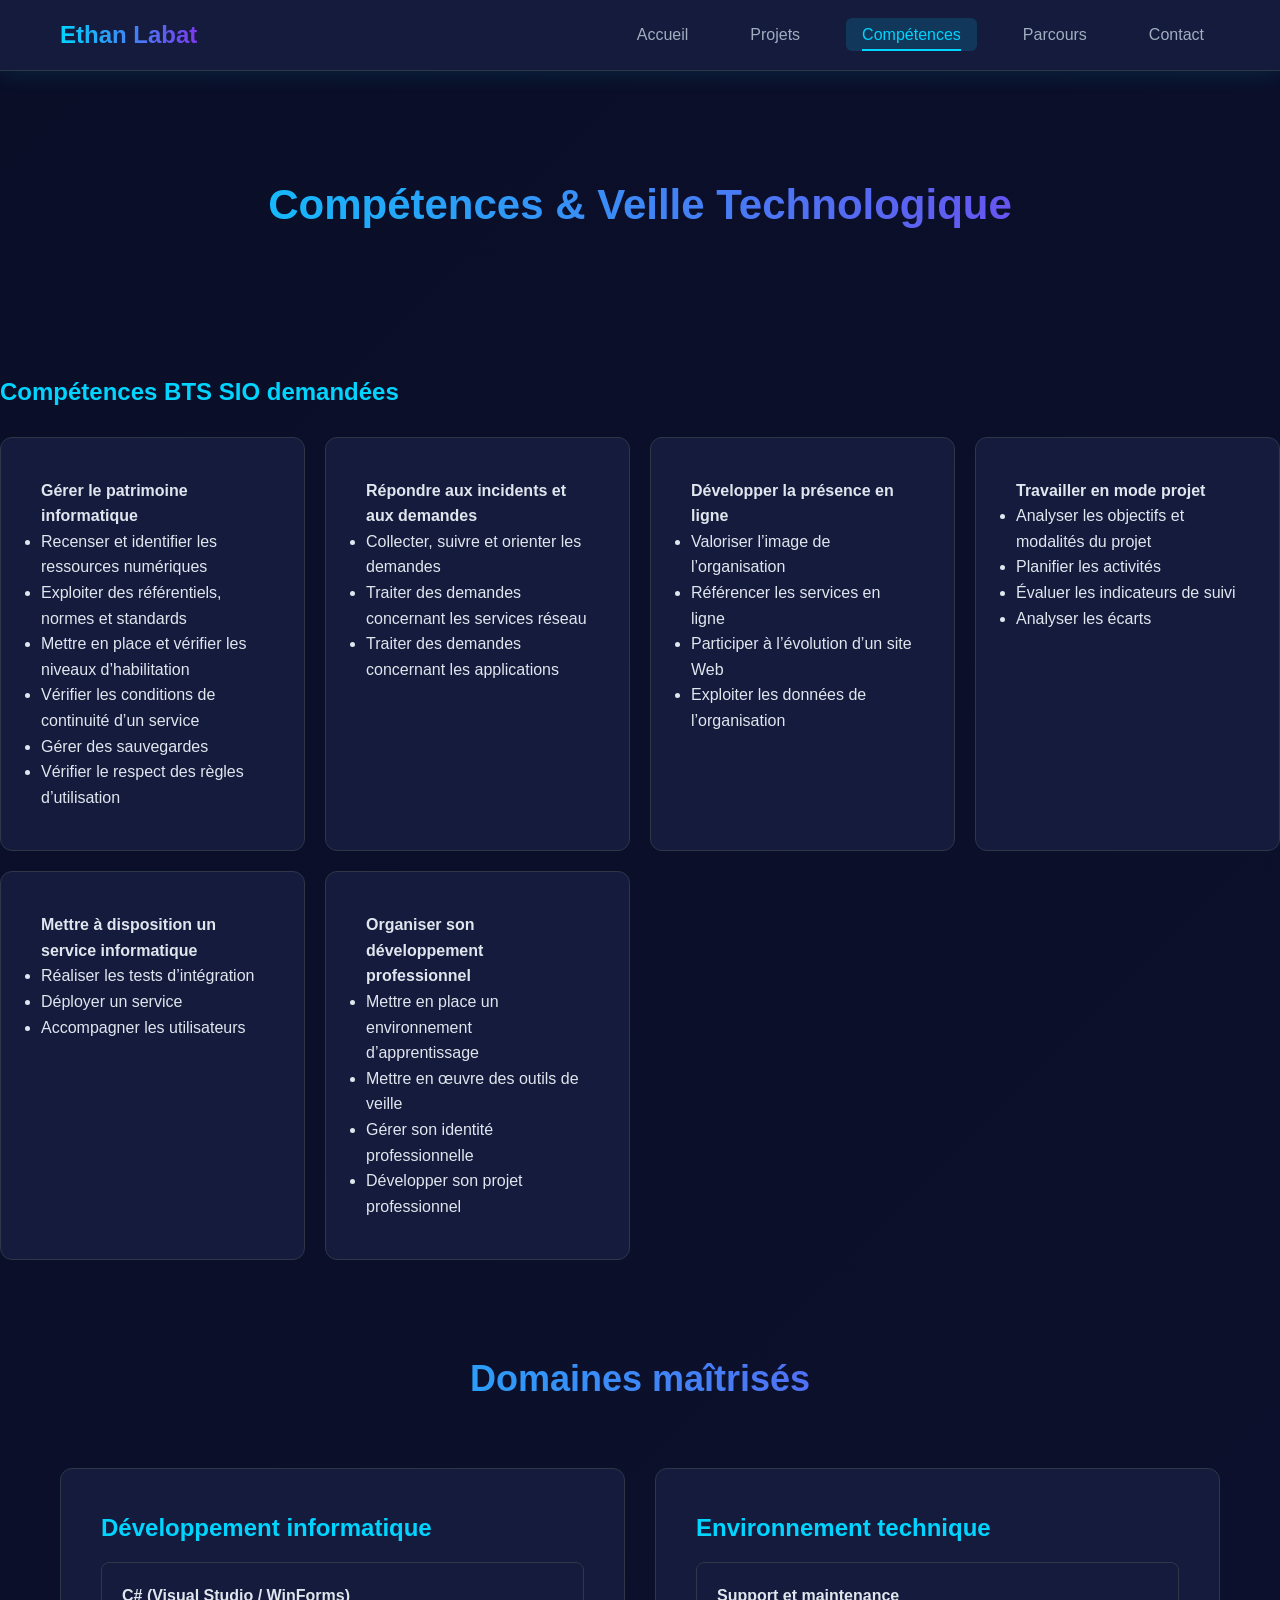
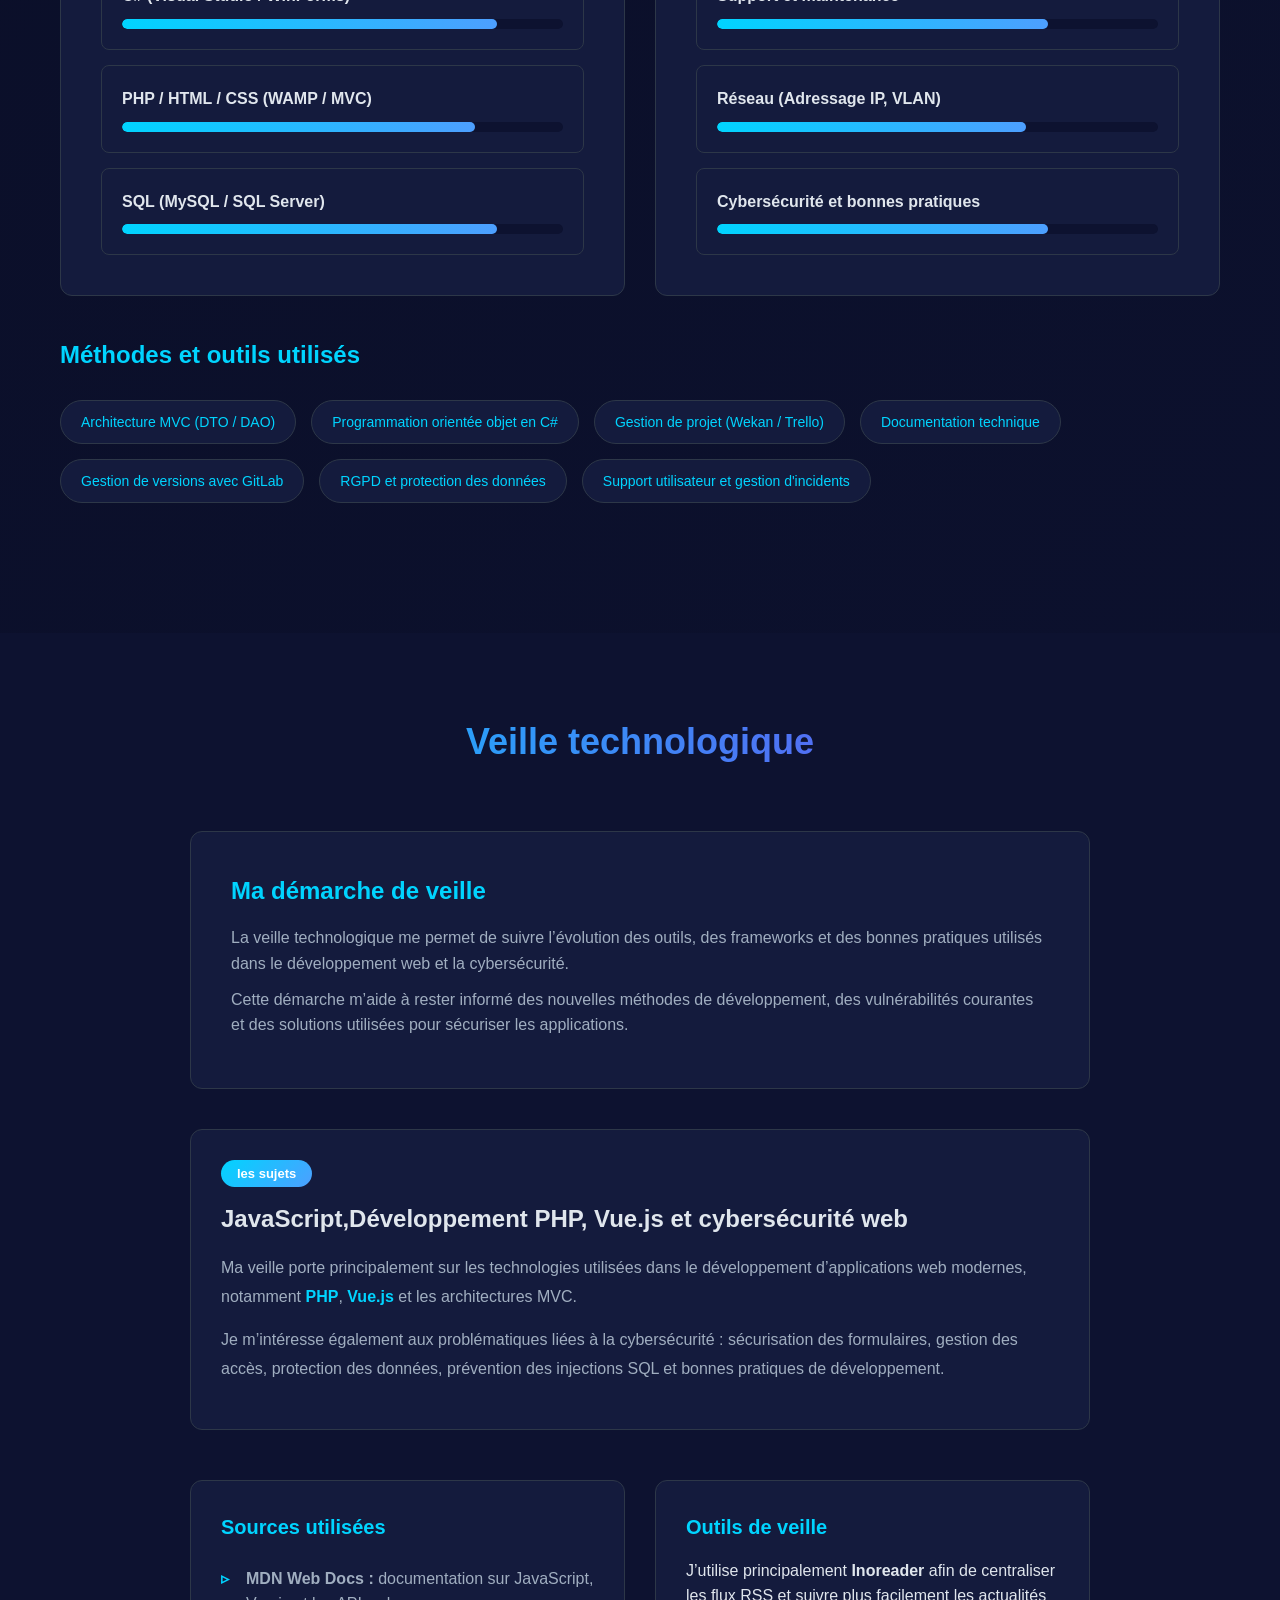
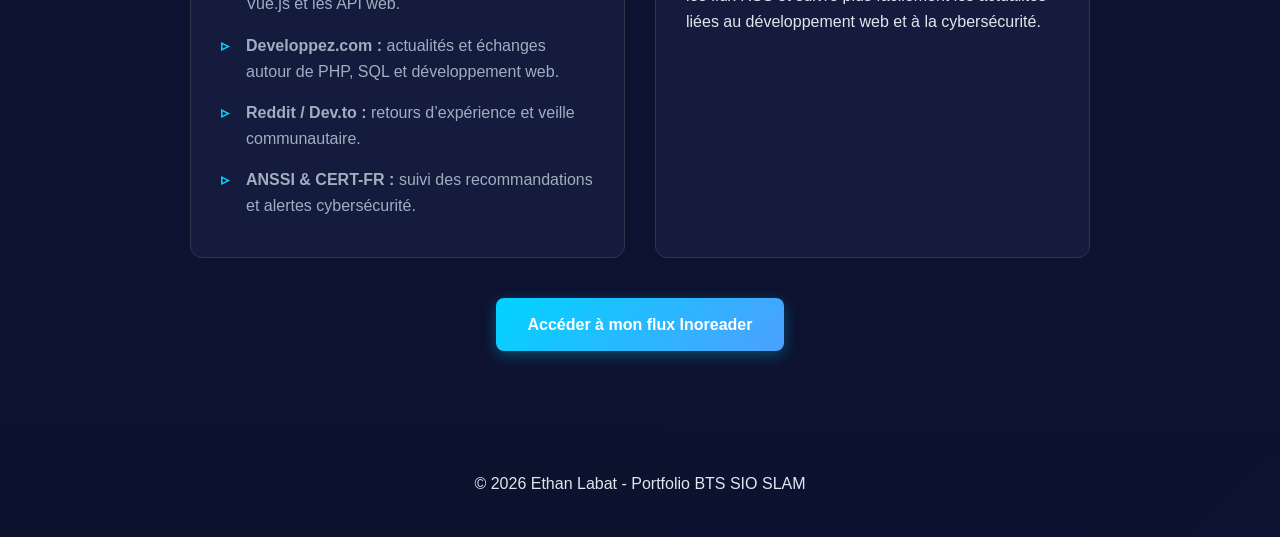
<file: competences.html>
<!DOCTYPE html>
<html lang="fr">
<head>
    <meta charset="UTF-8">
    <meta name="viewport" content="width=device-width, initial-scale=1.0">
    <title>Compétences & Veille - Ethan Labat</title>
    <link rel="stylesheet" href="styles.css">
    <link rel="stylesheet" href="https://cdnjs.cloudflare.com/ajax/libs/font-awesome/6.0.0/css/all.min.css">
</head>
<body>

    <nav class="navbar">
        <div class="nav-container">
            <div class="logo">Ethan Labat</div>
            <ul class="nav-menu">
                <li><a href="index.html">Accueil</a></li>
                <li><a href="projets.html">Projets</a></li>
                <li><a href="competences.html" class="active">Compétences</a></li>
                <li><a href="parcours.html">Parcours</a></li>
                <li><a href="contact.html">Contact</a></li>
            </ul>
        </div>
    </nav>

    <section class="page-header">
        <div class="container">
            <h1>Compétences & Veille Technologique</h1>
        </div>
    </section>


    <div class="skills-category" style="margin-top: 60px;">
        <h3>Compétences BTS SIO demandées</h3>
    
        <div class="skills-grid" style="grid-template-columns: repeat(auto-fit, minmax(280px, 1fr));">
    
            <div class="about-card">
                <h4>Gérer le patrimoine informatique</h4>
                <ul class="veille-list">
                    <li>Recenser et identifier les ressources numériques</li>
                    <li>Exploiter des référentiels, normes et standards</li>
                    <li>Mettre en place et vérifier les niveaux d’habilitation</li>
                    <li>Vérifier les conditions de continuité d’un service</li>
                    <li>Gérer des sauvegardes</li>
                    <li>Vérifier le respect des règles d’utilisation</li>
                </ul>

            </div>
    
            <div class="about-card">
                <h4>Répondre aux incidents et aux demandes</h4>
                <ul class="veille-list">
                    <li>Collecter, suivre et orienter les demandes</li>
                    <li>Traiter des demandes concernant les services réseau</li>
                    <li>Traiter des demandes concernant les applications</li>
                </ul>
            </div>
    
            <div class="about-card">
                <h4>Développer la présence en ligne</h4>
                <ul class="veille-list">
                    <li>Valoriser l’image de l’organisation</li>
                    <li>Référencer les services en ligne</li>
                    <li>Participer à l’évolution d’un site Web</li>
                    <li>Exploiter les données de l’organisation</li>
                </ul>
            </div>
    
            <div class="about-card">
                <h4>Travailler en mode projet</h4>
                <ul class="veille-list">
                    <li>Analyser les objectifs et modalités du projet</li>
                    <li>Planifier les activités</li>
                    <li>Évaluer les indicateurs de suivi</li>
                    <li>Analyser les écarts</li>
                </ul>
            </div>
    
            <div class="about-card">
                <h4>Mettre à disposition un service informatique</h4>
                <ul class="veille-list">
                    <li>Réaliser les tests d’intégration</li>
                    <li>Déployer un service</li>
                    <li>Accompagner les utilisateurs</li>
                </ul>
            </div>
    
            <div class="about-card">
                <h4>Organiser son développement professionnel</h4>
                <ul class="veille-list">
                    <li>Mettre en place un environnement d’apprentissage</li>
                    <li>Mettre en œuvre des outils de veille</li>
                    <li>Gérer son identité professionnelle</li>
                    <li>Développer son projet professionnel</li>
                </ul>
            </div>
    
        </div>
    </div>
    

 <section class="skills">

    <div class="container">

        <h2 class="section-title">
            Domaines maîtrisés
        </h2>

        <div class="about-grid">

            <!-- Développement -->
            <div class="about-card">

                <h3>
                    Développement informatique
                </h3>

                <div class="skills-grid" style="display: block;">

                    <div class="skill-item" style="margin-bottom: 15px;">

                        <div class="skill-name">
                            C# (Visual Studio / WinForms)
                        </div>

                        <div class="skill-bar">
                            <div class="skill-level" style="width: 85%"></div>
                        </div>

                    </div>

                    <div class="skill-item" style="margin-bottom: 15px;">

                        <div class="skill-name">
                            PHP / HTML / CSS (WAMP / MVC)
                        </div>

                        <div class="skill-bar">
                            <div class="skill-level" style="width: 80%"></div>
                        </div>

                    </div>

                    <div class="skill-item">

                        <div class="skill-name">
                            SQL (MySQL / SQL Server)
                        </div>

                        <div class="skill-bar">
                            <div class="skill-level" style="width: 85%"></div>
                        </div>

                    </div>

                </div>

            </div>

            <!-- Support -->
            <div class="about-card">

                <h3>
                    Environnement technique
                </h3>

                <div class="skills-grid" style="display: block;">

                    <div class="skill-item" style="margin-bottom: 15px;">

                        <div class="skill-name">
                            Support et maintenance
                        </div>

                        <div class="skill-bar">
                            <div class="skill-level" style="width: 75%"></div>
                        </div>

                    </div>

                    <div class="skill-item" style="margin-bottom: 15px;">

                        <div class="skill-name">
                            Réseau (Adressage IP, VLAN)
                        </div>

                        <div class="skill-bar">
                            <div class="skill-level" style="width: 70%"></div>
                        </div>

                    </div>

                    <div class="skill-item">

                        <div class="skill-name">
                            Cybersécurité et bonnes pratiques
                        </div>

                        <div class="skill-bar">
                            <div class="skill-level" style="width: 75%"></div>
                        </div>

                    </div>

                </div>

            </div>

        </div>

        <!-- Outils -->
        <div class="skills-category" style="margin-top: 40px;">

            <h3>
                Méthodes et outils utilisés
            </h3>

            <div class="skills-tags">

                <span class="skill-tag">
                    Architecture MVC (DTO / DAO)
                </span>

                <span class="skill-tag">
                    Programmation orientée objet en C#
                </span>

                <span class="skill-tag">
                    Gestion de projet (Wekan / Trello)
                </span>

                <span class="skill-tag">
                    Documentation technique
                </span>

                <span class="skill-tag">
                    Gestion de versions avec GitLab
                </span>

                <span class="skill-tag">
                    RGPD et protection des données
                </span>

                <span class="skill-tag">
                    Support utilisateur et gestion d'incidents
                </span>

            </div>

        </div>

    </div>

</section>

<section class="veille" style="background: var(--darker-card); padding: 80px 0;">

    <div class="container">

        <h2 class="section-title">
            Veille technologique
        </h2>

        <div class="veille-content">

            <!-- Présentation -->
            <div class="about-card" style="margin-bottom: 40px;">

                <h3>
                    Ma démarche de veille
                </h3>

                <p>
                    La veille technologique me permet de suivre l’évolution des outils,
                    des frameworks et des bonnes pratiques utilisés dans le développement web
                    et la cybersécurité.
                </p>

                <p>
                    Cette démarche m’aide à rester informé des nouvelles méthodes de développement,
                    des vulnérabilités courantes et des solutions utilisées pour sécuriser les applications.
                </p>

            </div>

            <!-- Sujet principal -->
            <div class="veille-intro" style="margin-bottom: 50px;">

                <span class="project-badge">
                    les sujets
                </span>

                <h3 style="font-size: 24px; margin: 15px 0;">
                    JavaScript,Développement PHP, Vue.js et cybersécurité web
                </h3>

                <p>
                    Ma veille porte principalement sur les technologies utilisées dans
                    le développement d’applications web modernes, notamment
                    <strong>PHP</strong>, <strong>Vue.js</strong> et les architectures MVC.
                </p>

                <p>
                    Je m’intéresse également aux problématiques liées à la cybersécurité :
                    sécurisation des formulaires, gestion des accès, protection des données,
                    prévention des injections SQL et bonnes pratiques de développement.
                </p>

            </div>

            <!-- Cartes -->
            <div class="about-grid">

                <div class="veille-card">

                    <h4>
                        Sources utilisées
                    </h4>

                    <ul class="veille-list">

                        <li>
                            <strong>MDN Web Docs :</strong>
                            documentation sur JavaScript, Vue.js et les API web.
                        </li>

                        <li>
                            <strong>Developpez.com :</strong>
                            actualités et échanges autour de PHP, SQL et développement web.
                        </li>

                        <li>
                            <strong>Reddit / Dev.to :</strong>
                            retours d’expérience et veille communautaire.
                        </li>

                        <li>
                            <strong>ANSSI & CERT-FR :</strong>
                            suivi des recommandations et alertes cybersécurité.
                        </li>

                    </ul>

                </div>

                <div class="veille-card">

                    <h4>
                        Outils de veille
                    </h4>

                    <p>
                        J’utilise principalement <strong>Inoreader</strong>
                        afin de centraliser les flux RSS et suivre plus facilement
                        les actualités liées au développement web et à la cybersécurité.
                    </p>

                </div>

            </div>

            <!-- Bouton -->
            <div style="text-align: center; margin-top: 40px;">

                <a href="https://www.inoreader.com"
                    target="_blank"
                    class="btn btn-primary">

                    Accéder à mon flux Inoreader

                </a>

            </div>

        </div>

    </div>

</section>

    <footer>
        <div class="container" style="text-align: center; padding: 40px 0;">
            <p>&copy; 2026 Ethan Labat - Portfolio BTS SIO SLAM</p>
        </div>
    </footer>

</body>
</html>
</file>
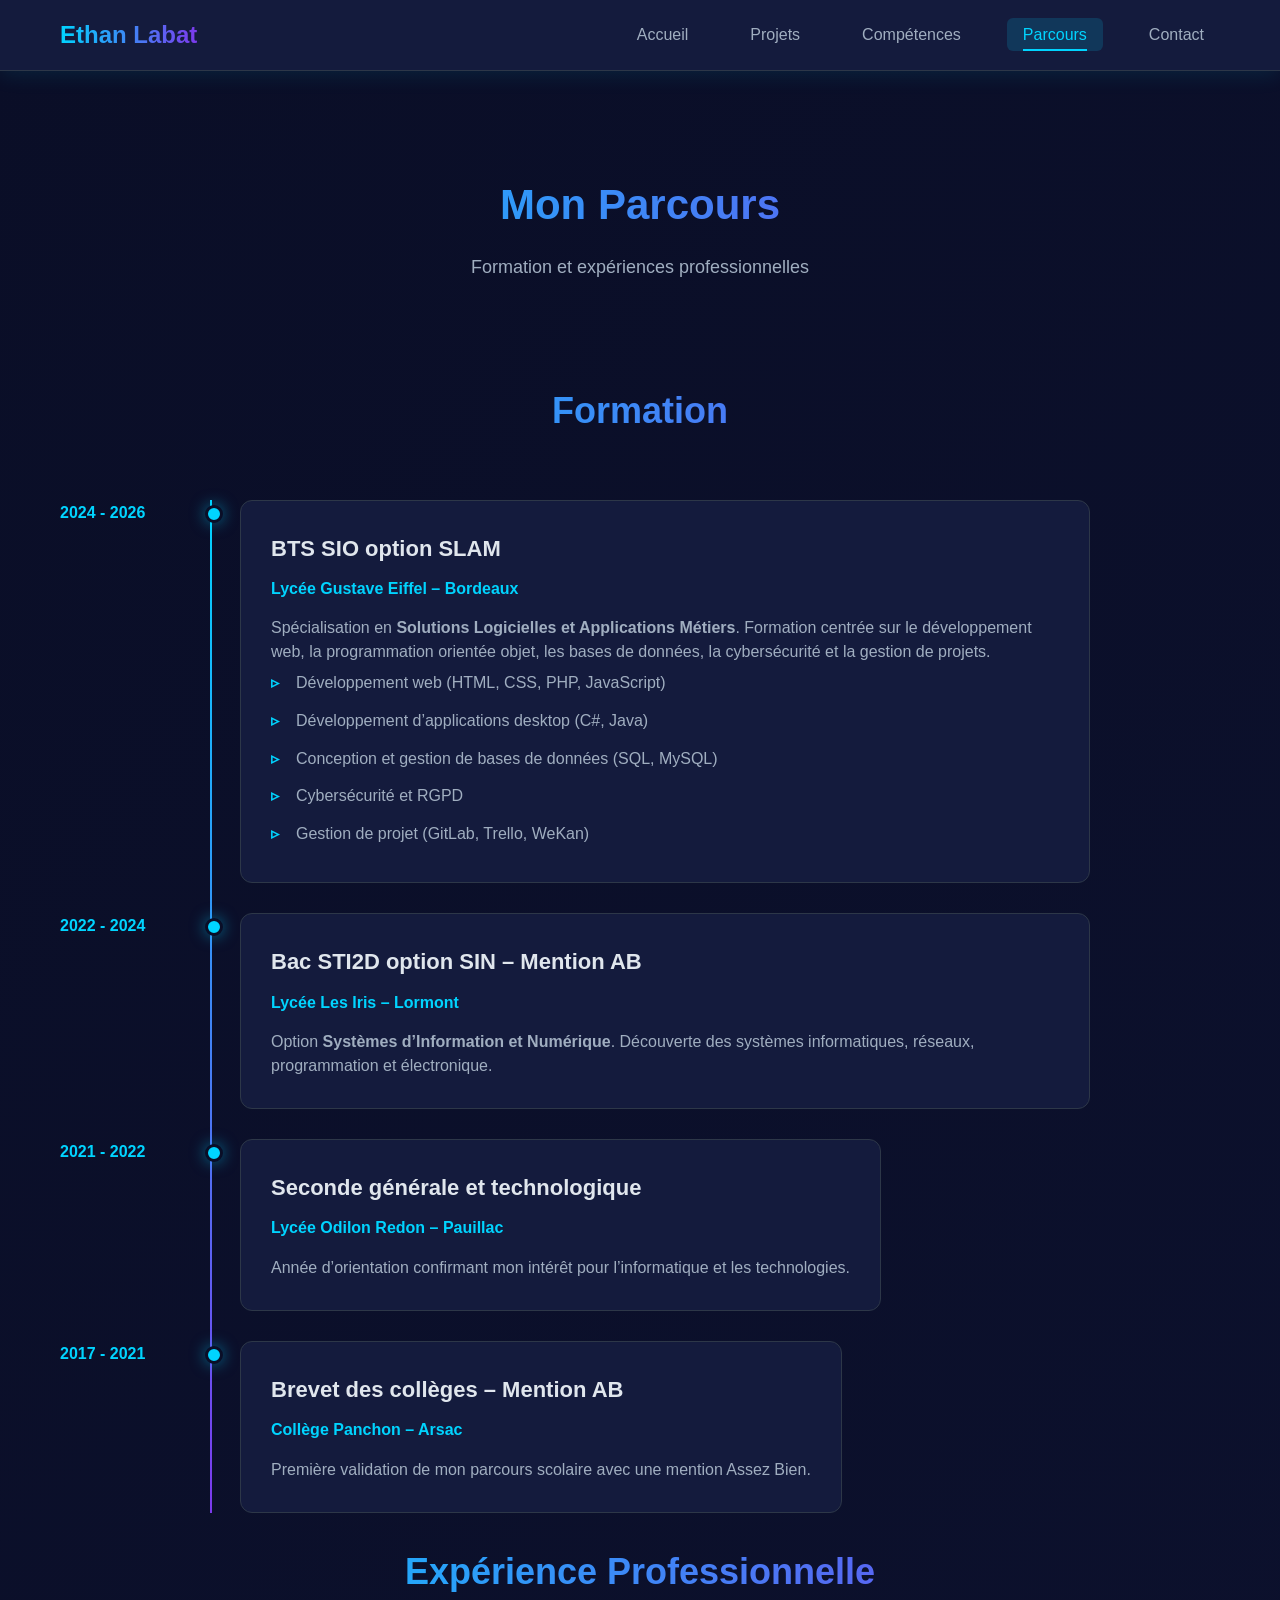
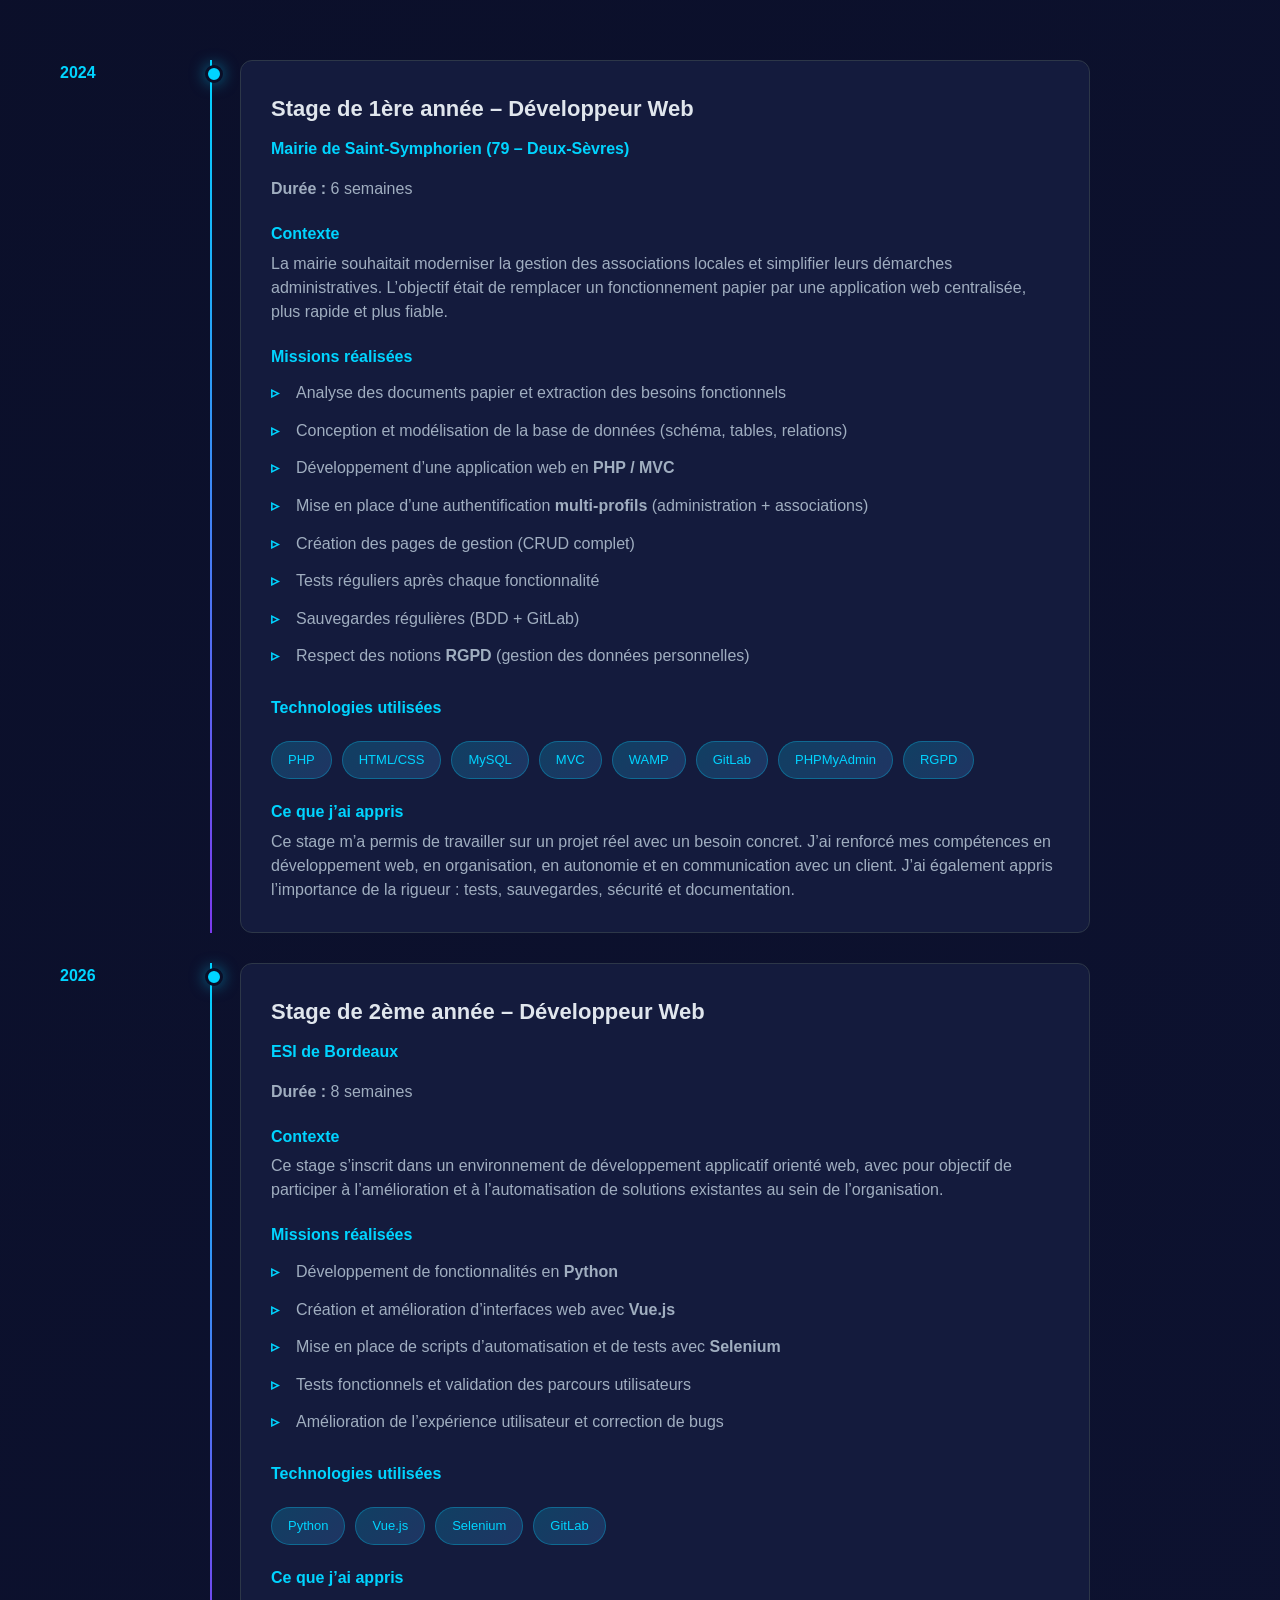
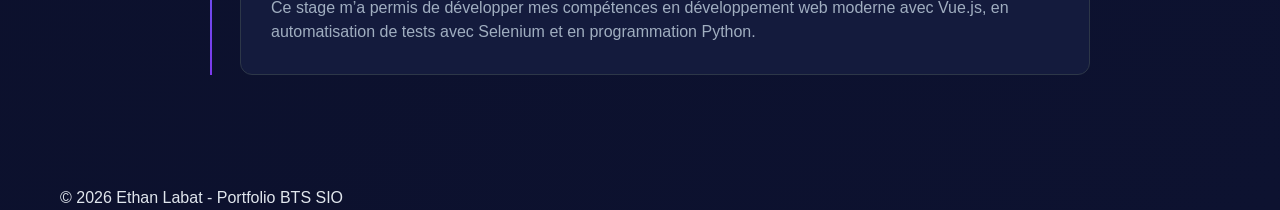
<file: parcours.html>
<!DOCTYPE html>
<html lang="fr">
<head>
    <meta charset="UTF-8">
    <meta name="viewport" content="width=device-width, initial-scale=1.0">
    <title>Parcours - Ethan Labat</title>
    <link rel="stylesheet" href="styles.css">
</head>
<body>

    <nav class="navbar">
        <div class="nav-container">
            <div class="logo">Ethan Labat</div>
            <ul class="nav-menu">
                <li><a href="index.html">Accueil</a></li>
                <li><a href="projets.html">Projets</a></li>
                <li><a href="competences.html">Compétences</a></li>
                <li><a href="parcours.html" class="active">Parcours</a></li>
                <li><a href="contact.html">Contact</a></li>
            </ul>
        </div>
    </nav>

    <section class="page-header">
        <div class="container">
            <h1>Mon Parcours</h1>
            <p>Formation et expériences professionnelles</p>
        </div>
    </section>

    <section class="timeline">
        <div class="container">

            <h2 class="section-title">Formation</h2>

            <div class="timeline-container">

                <div class="timeline-item">
                    <div class="timeline-year">2024 - 2026</div>
                    <div class="timeline-content">
                        <h3>BTS SIO option SLAM</h3>
                        <span class="timeline-location">Lycée Gustave Eiffel – Bordeaux</span>
                        <p>
                            Spécialisation en <strong>Solutions Logicielles et Applications Métiers</strong>.  
                            Formation centrée sur le développement web, la programmation orientée objet, les bases de données,
                            la cybersécurité et la gestion de projets.
                        </p>
                        <ul>
                            <li>Développement web (HTML, CSS, PHP, JavaScript)</li>
                            <li>Développement d’applications desktop (C#, Java)</li>
                            <li>Conception et gestion de bases de données (SQL, MySQL)</li>
                            <li>Cybersécurité et RGPD</li>
                            <li>Gestion de projet (GitLab, Trello, WeKan)</li>
                        </ul>
                    </div>
                </div>

                <div class="timeline-item">
                    <div class="timeline-year">2022 - 2024</div>
                    <div class="timeline-content">
                        <h3>Bac STI2D option SIN – Mention AB</h3>
                        <span class="timeline-location">Lycée Les Iris – Lormont</span>
                        <p>
                            Option <strong>Systèmes d’Information et Numérique</strong>.  
                            Découverte des systèmes informatiques, réseaux, programmation et électronique.
                        </p>
                    </div>
                </div>

                <div class="timeline-item">
                    <div class="timeline-year">2021 - 2022</div>
                    <div class="timeline-content">
                        <h3>Seconde générale et technologique</h3>
                        <span class="timeline-location">Lycée Odilon Redon – Pauillac</span>
                        <p>Année d’orientation confirmant mon intérêt pour l’informatique et les technologies.</p>
                    </div>
                </div>

                <div class="timeline-item">
                    <div class="timeline-year">2017 - 2021</div>
                    <div class="timeline-content">
                        <h3>Brevet des collèges – Mention AB</h3>
                        <span class="timeline-location">Collège Panchon – Arsac</span>
                        <p>Première validation de mon parcours scolaire avec une mention Assez Bien.</p>
                    </div>
                </div>

            </div>

            <h2 class="section-title">Expérience Professionnelle</h2>

            <div class="timeline-container">

                <div class="timeline-item experience">
                    <div class="timeline-year">2024</div>
                    <div class="timeline-content">
                        <h3>Stage de 1ère année – Développeur Web</h3>
                        <span class="timeline-location">Mairie de Saint-Symphorien (79 – Deux-Sèvres)</span>
                        <p><strong>Durée :</strong> 6 semaines</p>

                        <h4>Contexte</h4>
                        <p>
                            La mairie souhaitait moderniser la gestion des associations locales et simplifier leurs démarches administratives.
                            L’objectif était de remplacer un fonctionnement papier par une application web centralisée, plus rapide et plus fiable.
                        </p>

                        <h4>Missions réalisées</h4>
                        <ul>
                            <li>Analyse des documents papier et extraction des besoins fonctionnels</li>
                            <li>Conception et modélisation de la base de données (schéma, tables, relations)</li>
                            <li>Développement d’une application web en <strong>PHP / MVC</strong></li>
                            <li>Mise en place d’une authentification <strong>multi-profils</strong> (administration + associations)</li>
                            <li>Création des pages de gestion (CRUD complet)</li>
                            <li>Tests réguliers après chaque fonctionnalité</li>
                            <li>Sauvegardes régulières (BDD + GitLab)</li>
                            <li>Respect des notions <strong>RGPD</strong> (gestion des données personnelles)</li>
                        </ul>

                        <h4>Technologies utilisées</h4>
                        <div class="tech-tags">
                            <span class="tech-tag">PHP</span>
                            <span class="tech-tag">HTML/CSS</span>
                            <span class="tech-tag">MySQL</span>
                            <span class="tech-tag">MVC</span>
                            <span class="tech-tag">WAMP</span>
                            <span class="tech-tag">GitLab</span>
                            <span class="tech-tag">PHPMyAdmin</span>
                            <span class="tech-tag">RGPD</span>
                        </div>

                        <h4>Ce que j’ai appris</h4>
                        <p>
                            Ce stage m’a permis de travailler sur un projet réel avec un besoin concret.  
                            J’ai renforcé mes compétences en développement web, en organisation, en autonomie et en communication avec un client.
                            J’ai également appris l’importance de la rigueur : tests, sauvegardes, sécurité et documentation.
                        </p>
                    </div>
                </div>

            </div>

           <div class="timeline-container">

    <div class="timeline-item experience">

        <div class="timeline-year">2026</div>

        <div class="timeline-content">

            <h3>Stage de 2ème année – Développeur Web</h3>

            <span class="timeline-location">ESI de Bordeaux</span>

            <p><strong>Durée :</strong> 8 semaines</p>

            <h4>Contexte</h4>
            <p>
                Ce stage s’inscrit dans un environnement de développement applicatif orienté web,
                avec pour objectif de participer à l’amélioration et à l’automatisation de solutions existantes
                au sein de l’organisation.
            </p>

            <h4>Missions réalisées</h4>
            <ul>
                <li>Développement de fonctionnalités en <strong>Python</strong></li>
                <li>Création et amélioration d’interfaces web avec <strong>Vue.js</strong></li>
                <li>Mise en place de scripts d’automatisation et de tests avec <strong>Selenium</strong></li>
                <li>Tests fonctionnels et validation des parcours utilisateurs</li>
                <li>Amélioration de l’expérience utilisateur et correction de bugs</li>
            </ul>

            <h4>Technologies utilisées</h4>
            <div class="tech-tags">
                <span class="tech-tag">Python</span>
                <span class="tech-tag">Vue.js</span>
                <span class="tech-tag">Selenium</span>
                <span class="tech-tag">GitLab</span>
            </div>

            <h4>Ce que j’ai appris</h4>
            <p>
                Ce stage m’a permis de développer mes compétences en développement web moderne
                avec Vue.js, en automatisation de tests avec Selenium et en programmation Python.
            </p>

        </div>

    </div>

</div>
    </section>

    <footer>
        <div class="container">
            <p>&copy; 2026 Ethan Labat - Portfolio BTS SIO</p>
        </div>
    </footer>

</body>
</html>
</file>
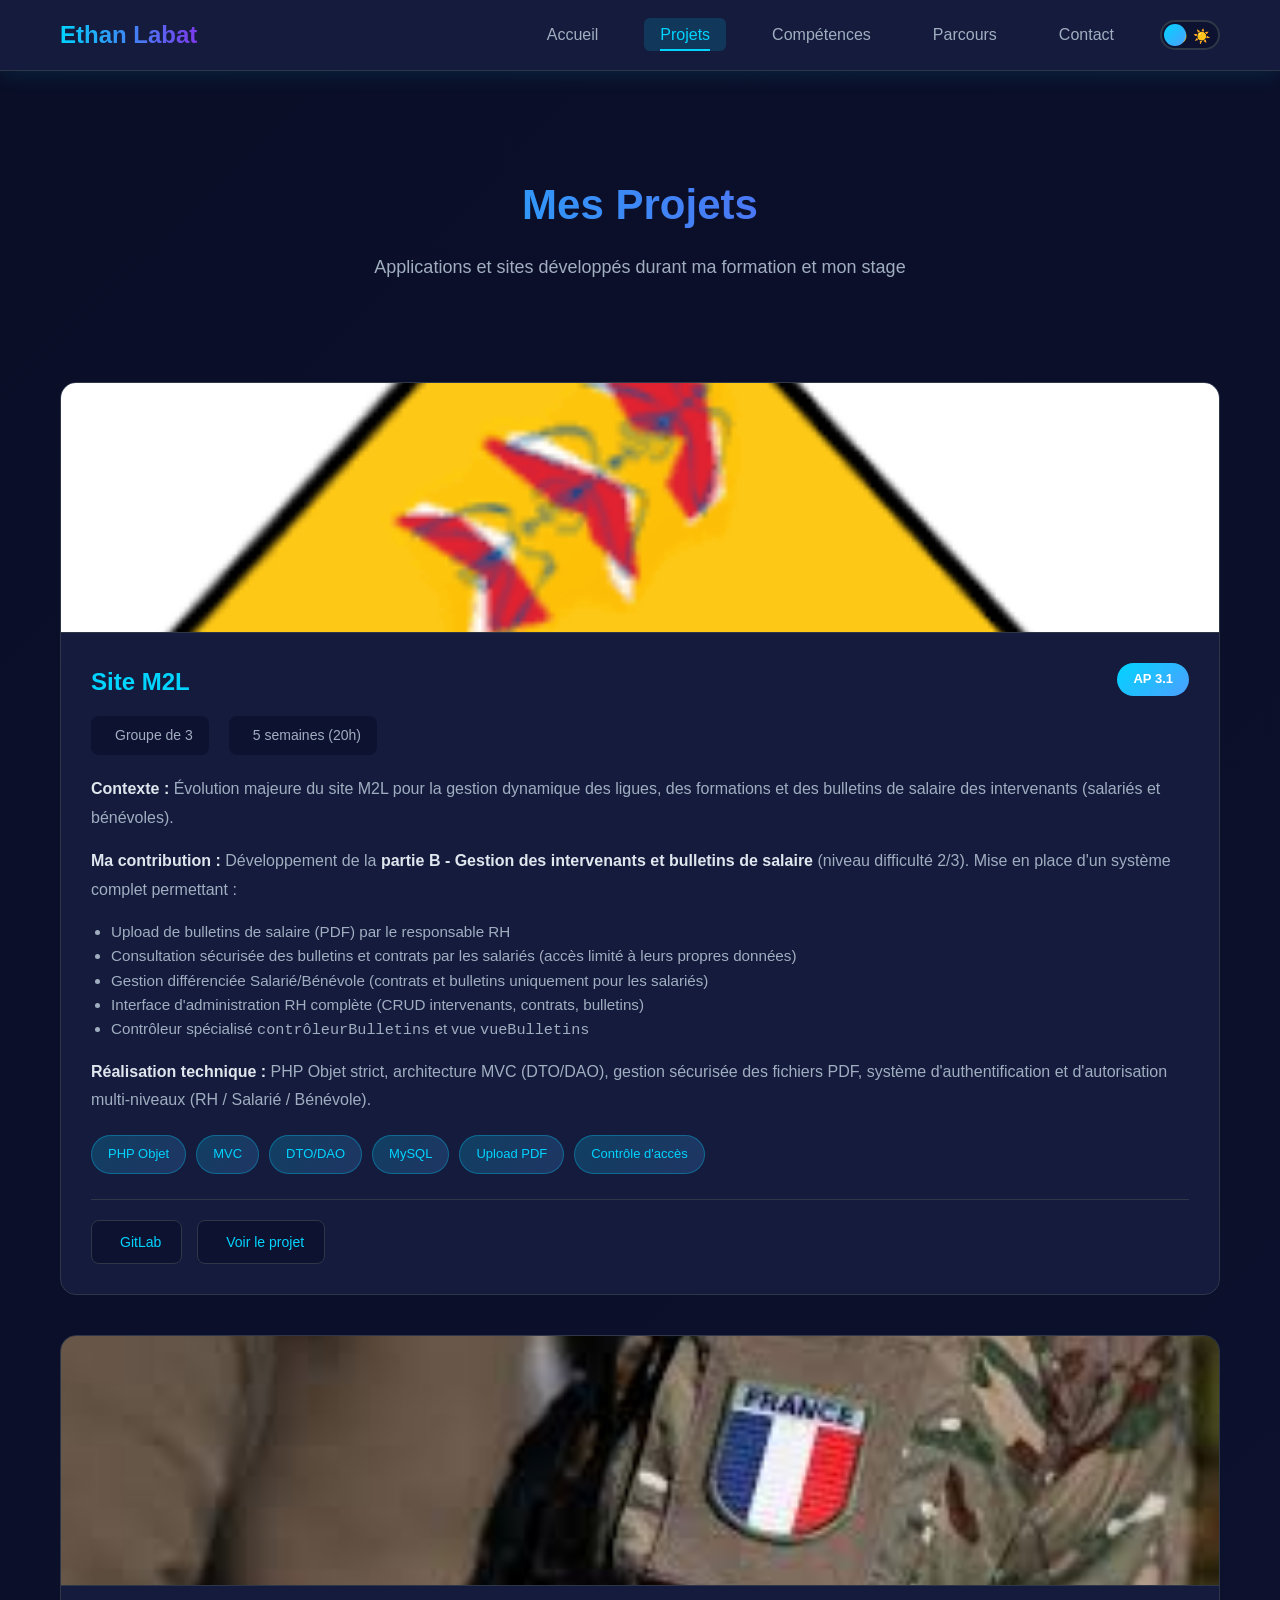
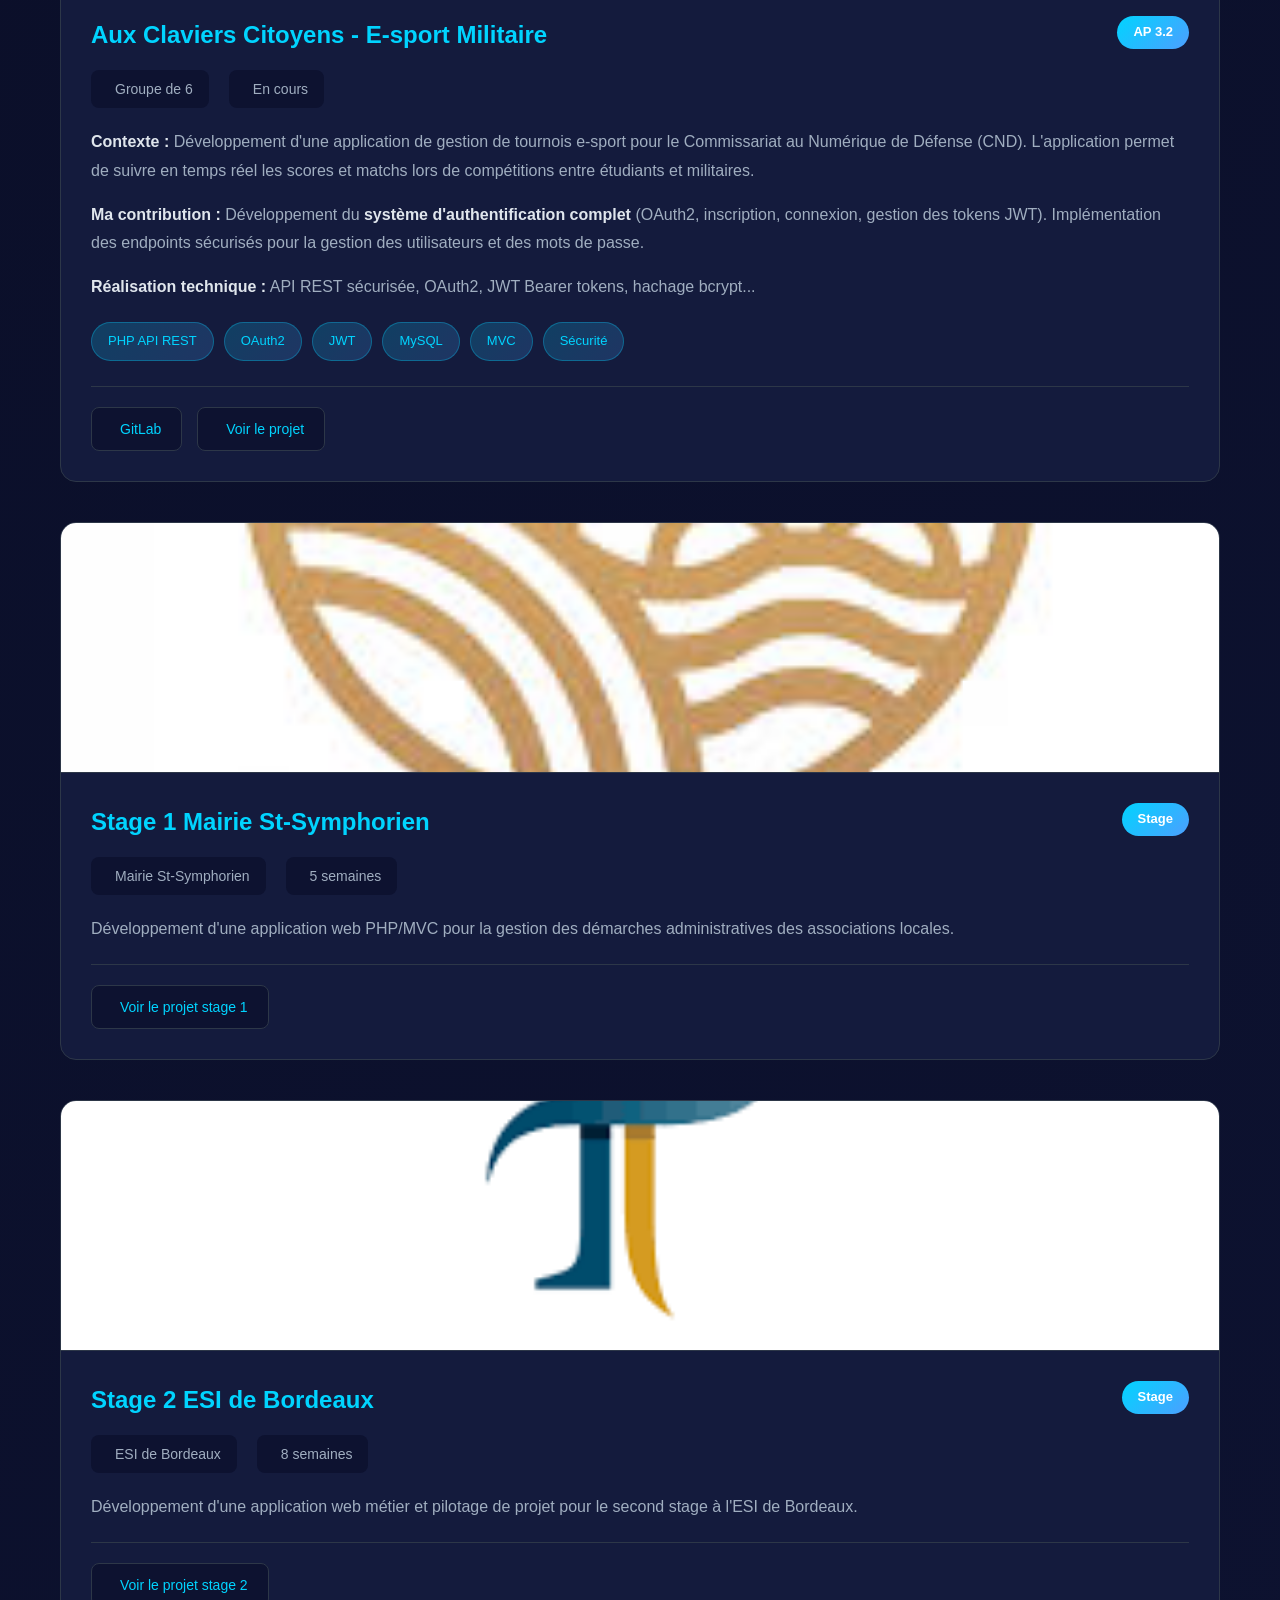
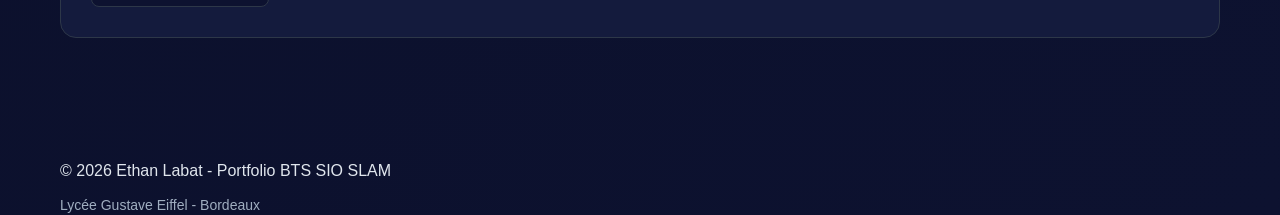
<file: projets.html>
<!DOCTYPE html>
<html lang="fr">
<head>
    <meta charset="UTF-8">
    <meta name="viewport" content="width=device-width, initial-scale=1.0">
    <title>Mes Projets - Ethan Labat</title>
    <link rel="stylesheet" href="styles.css">
    <link rel="stylesheet" href="https://cdnjs.cloudflare.com/ajax/libs/font-awesome/6.0.0/css/all.min.css">
</head>
<body>
    <nav class="navbar">
        <div class="nav-container">
            <div class="logo">Ethan Labat</div>
            <ul class="nav-menu">
                <li><a href="index.html">Accueil</a></li>
                <li><a href="projets.html" class="active">Projets</a></li>
                <li><a href="competences.html">Compétences</a></li>
                <li><a href="parcours.html">Parcours</a></li>
                <li><a href="contact.html">Contact</a></li>
                <li>
                    <label class="theme-toggle" for="theme-switch" title="Changer de thème">
                        <input type="checkbox" id="theme-switch" hidden>
                        <div class="theme-toggle-circle"></div>
                    </label>
                </li>
            </ul>
        </div>
    </nav>

    <section class="page-header">
        <div class="container">
            <h1>Mes Projets</h1>
            <p>Applications et sites développés durant ma formation et mon stage</p>
        </div>
    </section>

    <section class="projects">
        <div class="container">

            <div class="project-card" id="site-m2l-evolution">
                                <div class="project-image">
    <img src="imageP/stage/m2l.png"
         alt="Projet ESI Bordeaux"
         style="width:100%; height:100%; object-fit: cover;">
</div>

                

                <div class="project-content">
                    <div class="project-header">
                        <div>
                            <h3 class="project-title">Site M2L</h3>
                            <div class="project-stats">
                                <div class="stat-item"><span class="stat-icon"></span><span>Groupe de 3</span></div>
                                <div class="stat-item"><span class="stat-icon"></span><span>5 semaines (20h)</span></div>
                            </div>
                        </div>
                        <span class="project-badge">AP 3.1</span>
                    </div>

                    <p class="project-description">
                        <strong>Contexte :</strong> Évolution majeure du site M2L pour la gestion dynamique des ligues, des formations et des bulletins de salaire des intervenants (salariés et bénévoles).
                    </p>

                    <p class="project-description">
                        <strong>Ma contribution :</strong> Développement de la <strong>partie B - Gestion des intervenants et bulletins de salaire</strong> (niveau difficulté 2/3). Mise en place d'un système complet permettant :
                    </p>

                    <ul class="project-description" style="margin-left: 20px; font-size: 0.95rem; line-height: 1.6;">
                        <li>Upload de bulletins de salaire (PDF) par le responsable RH</li>
                        <li>Consultation sécurisée des bulletins et contrats par les salariés (accès limité à leurs propres données)</li>
                        <li>Gestion différenciée Salarié/Bénévole (contrats et bulletins uniquement pour les salariés)</li>
                        <li>Interface d'administration RH complète (CRUD intervenants, contrats, bulletins)</li>
                        <li>Contrôleur spécialisé <code>contrôleurBulletins</code> et vue <code>vueBulletins</code></li>
                    </ul>

                    <p class="project-description">
                        <strong>Réalisation technique :</strong> PHP Objet strict, architecture MVC (DTO/DAO), gestion sécurisée des fichiers PDF, système d'authentification et d'autorisation multi-niveaux (RH / Salarié / Bénévole).
                    </p>

                    

                    <div class="tech-tags">
                        <span class="tech-tag">PHP Objet</span>
                        <span class="tech-tag">MVC</span>
                        <span class="tech-tag">DTO/DAO</span>
                        <span class="tech-tag">MySQL</span>
                        <span class="tech-tag">Upload PDF</span>
                        <span class="tech-tag">Contrôle d'accès</span>
                    </div>


                    <div class="project-links">
                        <a href="https://gitlab.com/julien.lavery3/ap-3.1-site-m2l-dynamique-g8" class="project-link" target="_blank">
                            <span></span><span>GitLab</span>
                        </a>
                                  <a href="projets/site-m2l.html" class="project-link">
                            <span></span><span>Voir le projet</span>
                        </a>
                    </div>
                                  
                </div>
            </div>

            <div class="project-card" id="aux-claviers-citoyens">
                                <div class="project-image">
    <img src="imageP/stage/militaire.jpg"
         alt="Projet ESI Bordeaux"
         style="width:100%; height:100%; object-fit: cover;">
</div>

                <div class="project-content">
                    <div class="project-header">
                        <div>
                            <h3 class="project-title">Aux Claviers Citoyens - E-sport Militaire</h3>
                            <div class="project-stats">
                                <div class="stat-item"><span class="stat-icon"></span><span>Groupe de 6</span></div>
                                <div class="stat-item"><span class="stat-icon"></span><span>En cours</span></div>
                            </div>
                        </div>
                        <span class="project-badge">AP 3.2</span>
                    </div>

                    <p class="project-description">
                        <strong>Contexte :</strong> Développement d'une application de gestion de tournois e-sport pour le Commissariat au Numérique de Défense (CND). L'application permet de suivre en temps réel les scores et matchs lors de compétitions entre étudiants et militaires.
                    </p>

                    <p class="project-description">
                        <strong>Ma contribution :</strong> Développement du <strong>système d'authentification complet</strong> (OAuth2, inscription, connexion, gestion des tokens JWT). Implémentation des endpoints sécurisés pour la gestion des utilisateurs et des mots de passe.
                    </p>

                    <p class="project-description">
                        <strong>Réalisation technique :</strong> API REST sécurisée, OAuth2, JWT Bearer tokens, hachage bcrypt...
                    </p>

                    <div class="tech-tags">
                        <span class="tech-tag">PHP API REST</span>
                        <span class="tech-tag">OAuth2</span>
                        <span class="tech-tag">JWT</span>
                        <span class="tech-tag">MySQL</span>
                        <span class="tech-tag">MVC</span>
                        <span class="tech-tag">Sécurité</span>
                    </div>

                    <div class="project-links">
                        <a href="https://gitlab.com/votre-username/ap-3.2-aux-claviers-citoyens" class="project-link" target="_blank">
                            <span></span><span>GitLab</span>
                        </a>

                        <a href="projets/aux-claviers-citoyens.html" class="project-link">
                            <span></span><span>Voir le projet</span>
                        </a>
                    </div>
                </div>
            </div>

            <div class="project-card" id="app-associations">
                                <div class="project-image">
    <img src="imageP/stage/mairie.jpg"
         alt="Projet ESI Bordeaux"
         style="width:100%; height:100%; object-fit: cover;">
</div>

                <div class="project-content">
                    <div class="project-header">
                        <div>
                            <h3 class="project-title">Stage 1 Mairie St-Symphorien</h3>
                            <div class="project-stats">
                                <div class="stat-item"><span class="stat-icon"></span><span>Mairie St-Symphorien</span></div>
                                <div class="stat-item"><span class="stat-icon"></span><span>5 semaines</span></div>
                            </div>
                        </div>
                        <span class="project-badge">Stage</span>
                    </div>

                    <p class="project-description">
                        Développement d'une application web PHP/MVC pour la gestion des démarches administratives des associations locales.
                    </p>

                    <div class="project-documents">
                        <div class="project-links" style="margin-top: 20px;">
                            <a href="projets/app-associations.html" class="project-link">
                                <span></span><span>Voir le projet stage 1</span>
                            </a>
                        </div>
                    </div>
                </div>
            </div>
            <div class="project-card" id="stage2">
                <div class="project-image">
    <img src="imageP/stage/dgfip.png"
         alt="Projet ESI Bordeaux"
         style="width:100%; height:100%; object-fit: cover;">
</div>

                <div class="project-content">
                    <div class="project-header">
                        <div>
                            <h3 class="project-title">Stage 2 ESI de Bordeaux</h3>
                            <div class="project-stats">
                                <div class="stat-item"><span class="stat-icon"></span><span>ESI de Bordeaux</span></div>
                                <div class="stat-item"><span class="stat-icon"></span><span>8 semaines</span></div>
                            </div>
                        </div>
                        <span class="project-badge">Stage</span>
                    </div>

                    <p class="project-description">
                        Développement d'une application web métier et pilotage de projet pour le second stage à l'ESI de Bordeaux.
                    </p>

                    <div class="project-documents">
                        <div class="project-links" style="margin-top: 20px;">
                            <a href="projets/stage2.html" class="project-link">
                                <span></span><span>Voir le projet stage 2</span>
                            </a>
                        </div>
                    </div>
                </div>
            </div>

        </div>
    </section>

    <footer>
        <div class="container">
            <p>&copy; 2026 Ethan Labat - Portfolio BTS SIO SLAM</p>
            <p style="margin-top: 10px; color: var(--text-gray); font-size: 14px;">
                Lycée Gustave Eiffel - Bordeaux
            </p>
        </div>
    </footer>
</body>
</html>
</file>
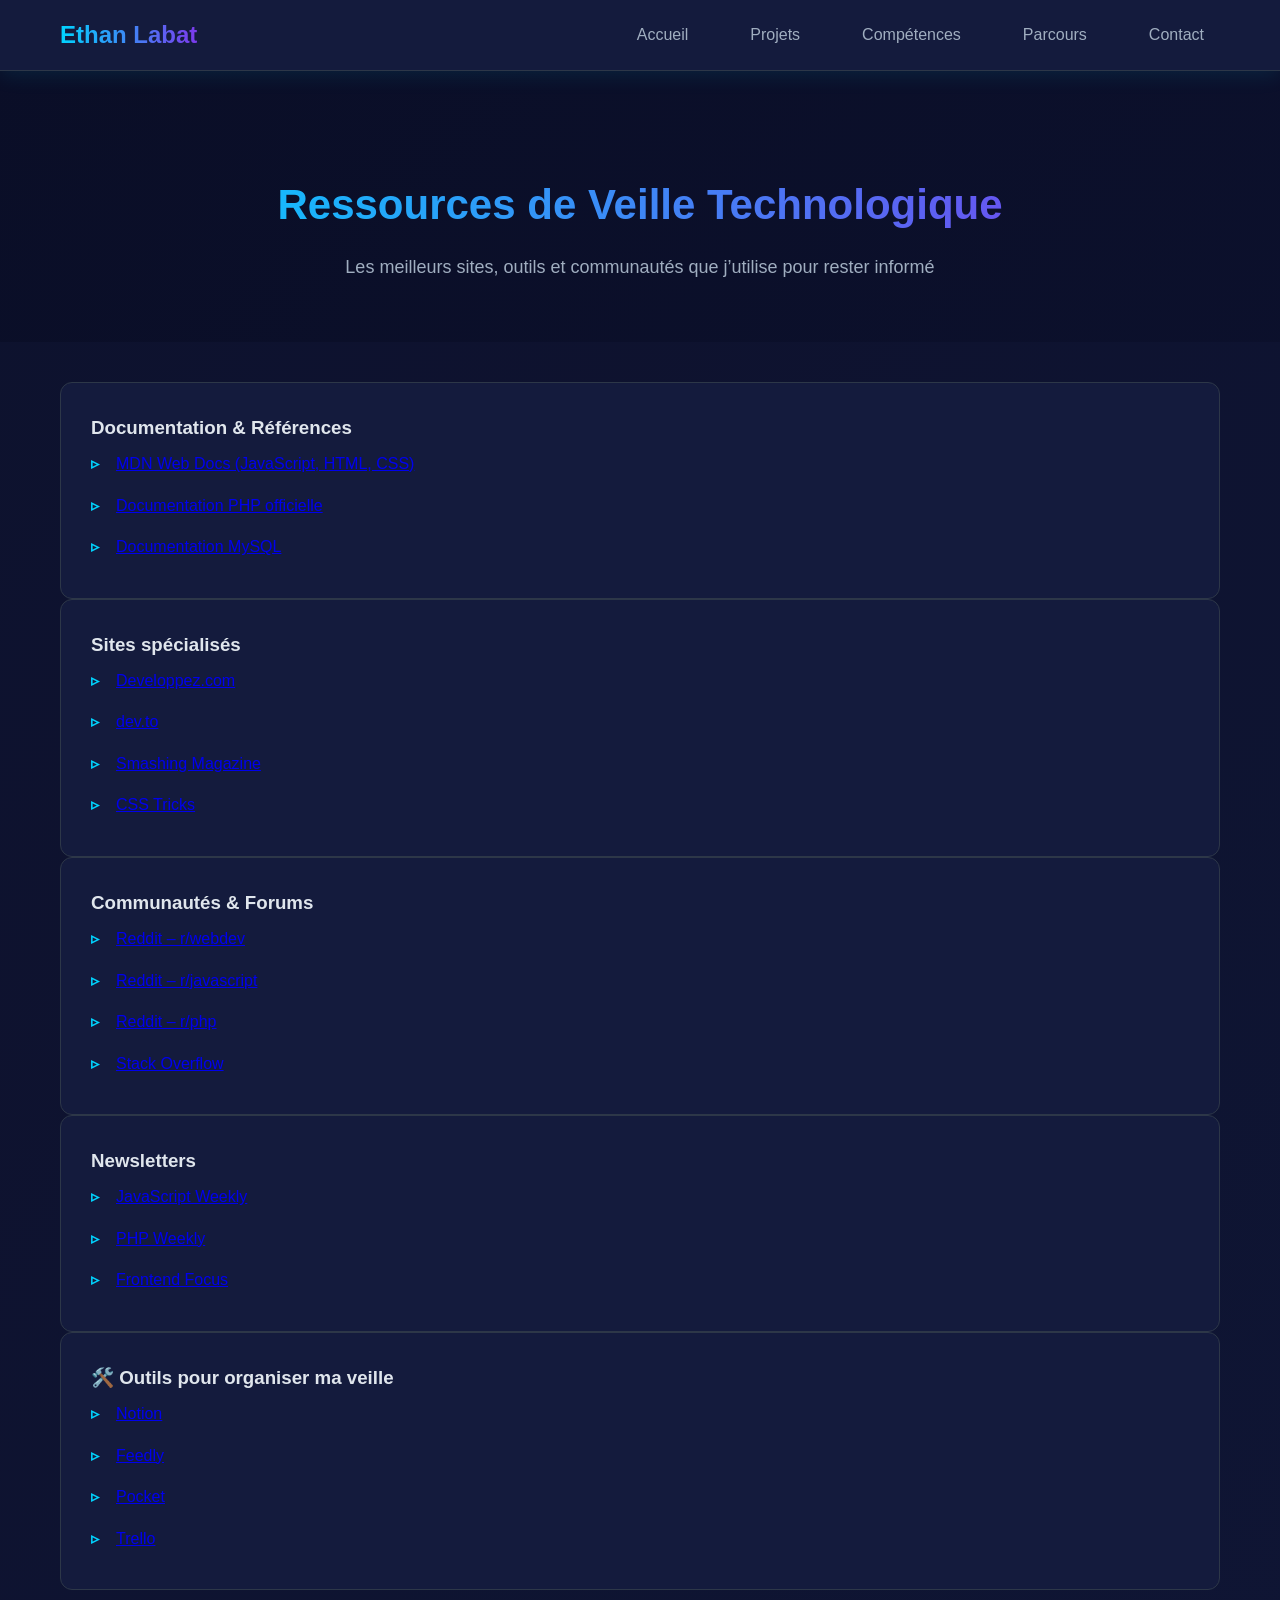
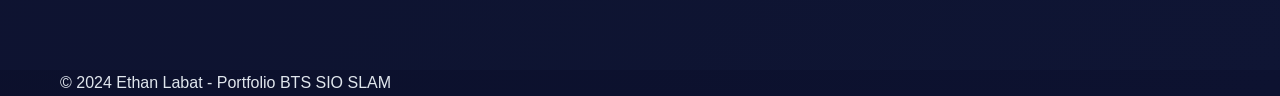
<file: ressources.html>
<!DOCTYPE html>
<html lang="fr">
<head>
    <meta charset="UTF-8">
    <meta name="viewport" content="width=device-width, initial-scale=1.0">
    <title>Ressources - Veille Technologique</title>
    <link rel="stylesheet" href="styles.css">
</head>
<body>

    <nav class="navbar">
        <div class="nav-container">
            <div class="logo">Ethan Labat</div>
            <ul class="nav-menu">
                <li><a href="index.html">Accueil</a></li>
                <li><a href="projets.html">Projets</a></li>
                <li><a href="competences.html">Compétences</a></li>
                <li><a href="parcours.html">Parcours</a></li>
                <li><a href="contact.html">Contact</a></li>
            </ul>
        </div>
    </nav>

    <section class="page-header">
        <div class="container">
            <h1>Ressources de Veille Technologique</h1>
            <p>Les meilleurs sites, outils et communautés que j’utilise pour rester informé</p>
        </div>
    </section>

    <section class="veille">
        <div class="container">

            <!-- Documentation -->
            <div class="veille-card">
                <h3>Documentation & Références</h3>
                <ul>
                    <li><a href="https://developer.mozilla.org/fr/" target="_blank">MDN Web Docs (JavaScript, HTML, CSS)</a></li>
                    <li><a href="https://www.php.net/manual/fr/" target="_blank">Documentation PHP officielle</a></li>
                    <li><a href="https://dev.mysql.com/doc/" target="_blank">Documentation MySQL</a></li>
                </ul>
            </div>

            <!-- Sites spécialisés -->
            <div class="veille-card">
                <h3>Sites spécialisés</h3>
                <ul>
                    <li><a href="https://www.developpez.com/" target="_blank">Developpez.com</a></li>
                    <li><a href="https://dev.to/" target="_blank">dev.to</a></li>
                    <li><a href="https://www.smashingmagazine.com/" target="_blank">Smashing Magazine</a></li>
                    <li><a href="https://css-tricks.com/" target="_blank">CSS Tricks</a></li>
                </ul>
            </div>

            <!-- Communautés -->
            <div class="veille-card">
                <h3>Communautés & Forums</h3>
                <ul>
                    <li><a href="https://www.reddit.com/r/webdev/" target="_blank">Reddit – r/webdev</a></li>
                    <li><a href="https://www.reddit.com/r/javascript/" target="_blank">Reddit – r/javascript</a></li>
                    <li><a href="https://www.reddit.com/r/php/" target="_blank">Reddit – r/php</a></li>
                    <li><a href="https://stackoverflow.com/" target="_blank">Stack Overflow</a></li>
                </ul>
            </div>

            <!-- Newsletters -->
            <div class="veille-card">
                <h3>Newsletters</h3>
                <ul>
                    <li><a href="https://javascriptweekly.com/" target="_blank">JavaScript Weekly</a></li>
                    <li><a href="https://www.phpweekly.com/" target="_blank">PHP Weekly</a></li>
                    <li><a href="https://frontendfoc.us/" target="_blank">Frontend Focus</a></li>
                </ul>
            </div>

            <!-- Outils -->
            <div class="veille-card">
                <h3>🛠️ Outils pour organiser ma veille</h3>
                <ul>
                    <li><a href="https://www.notion.so/" target="_blank">Notion</a></li>
                    <li><a href="https://feedly.com/" target="_blank">Feedly</a></li>
                    <li><a href="https://getpocket.com/" target="_blank">Pocket</a></li>
                    <li><a href="https://trello.com/" target="_blank">Trello</a></li>
                </ul>
            </div>

        </div>
    </section>

    <footer>
        <div class="container">
            <p>&copy; 2024 Ethan Labat - Portfolio BTS SIO SLAM</p>
        </div>
    </footer>

</body>
</html>
</file>
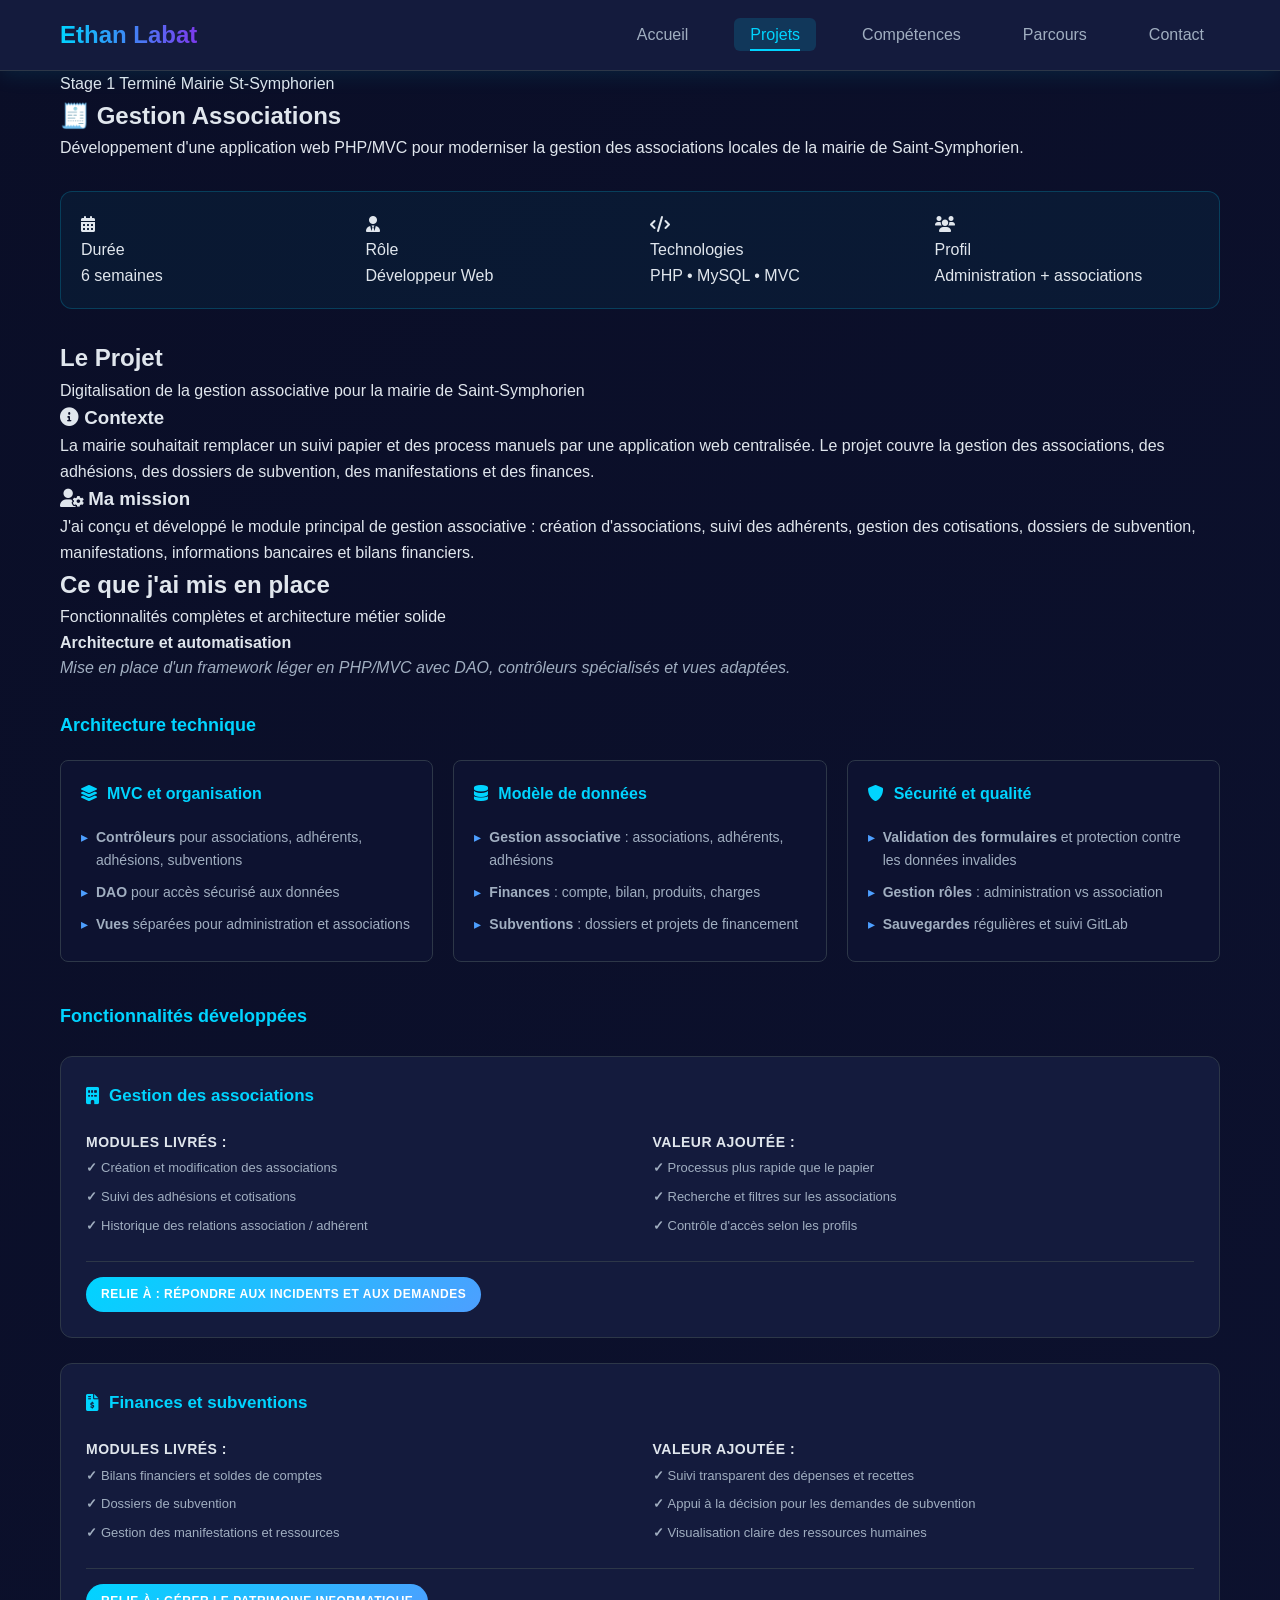
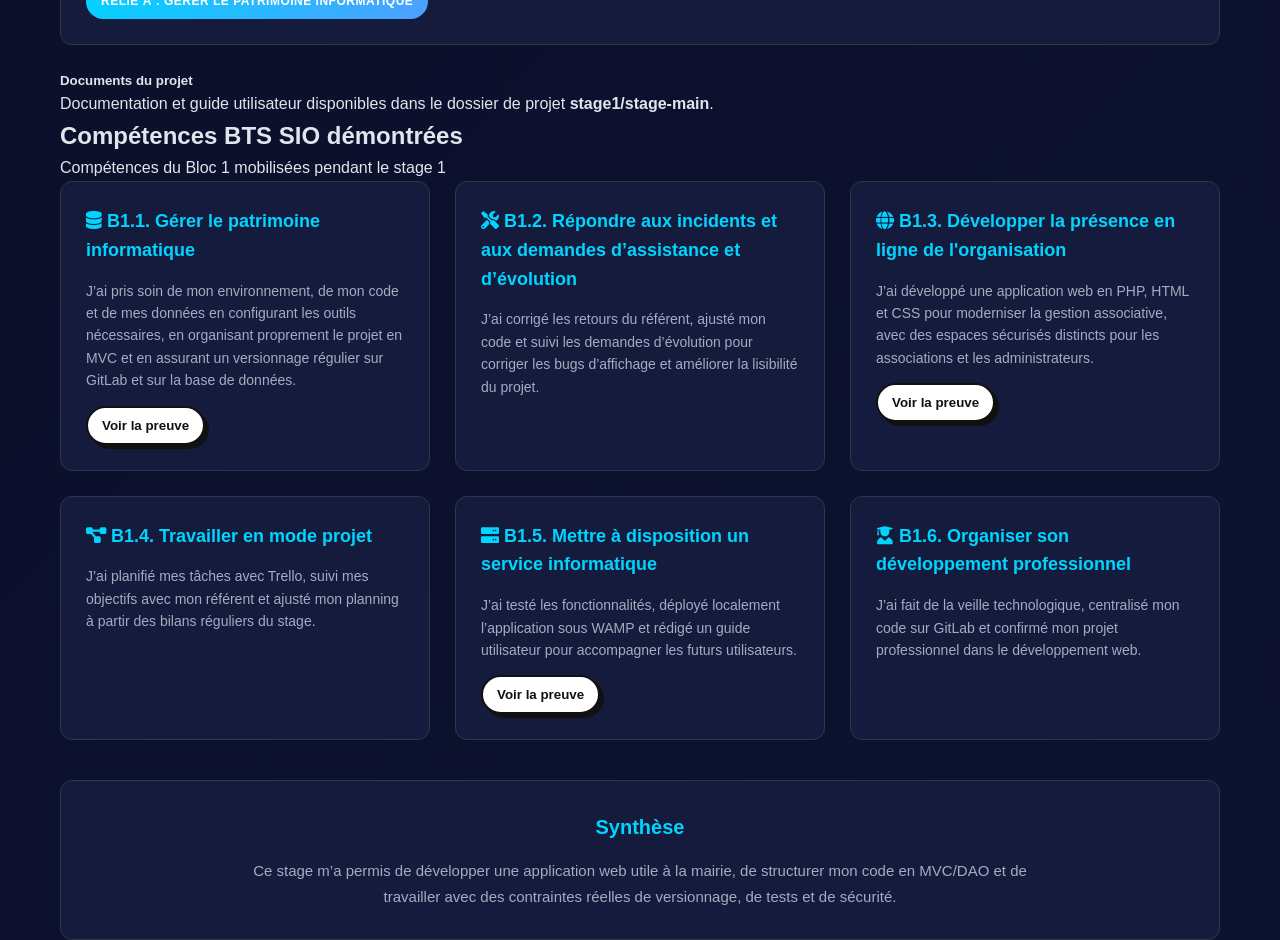
<file: projets/app-associations.html>
<!DOCTYPE html>
<html lang="fr">
<head>
    <meta charset="UTF-8">
    <meta name="viewport" content="width=device-width, initial-scale=1.0">
    <title>Gestion Associations - Stage 1 - Ethan Labat</title>
    <link rel="stylesheet" href="../styles.css">
    <link rel="stylesheet" href="https://cdnjs.cloudflare.com/ajax/libs/font-awesome/6.0.0/css/all.min.css">
</head>
<body>
    <nav class="navbar">
        <div class="nav-container">
            <div class="logo">Ethan Labat</div>
            <ul class="nav-menu">
                <li><a href="../index.html">Accueil</a></li>
                <li><a href="../projets.html" class="active">Projets</a></li>
                <li><a href="../competences.html">Compétences</a></li>
                <li><a href="../parcours.html">Parcours</a></li>
                <li><a href="../contact.html">Contact</a></li>
            </ul>
        </div>
    </nav>

    <section class="project-hero">
        <div class="container">
            <div class="hero-badges">
                <span class="hero-badge">Stage 1</span>
                <span class="hero-badge status">Terminé</span>
                <span class="hero-badge">Mairie St-Symphorien</span>
            </div>
            <h1>🧾 Gestion Associations</h1>
            <p class="tagline">
                Développement d'une application web PHP/MVC pour moderniser la gestion des associations locales
                de la mairie de Saint-Symphorien.
            </p>
            <div class="hero-stats">
                <div class="stat-box">
                    <i class="fas fa-calendar-alt"></i>
                    <div class="label">Durée</div>
                    <div class="value">6 semaines</div>
                </div>
                <div class="stat-box">
                    <i class="fas fa-user-tie"></i>
                    <div class="label">Rôle</div>
                    <div class="value">Développeur Web</div>
                </div>
                <div class="stat-box">
                    <i class="fas fa-code"></i>
                    <div class="label">Technologies</div>
                    <div class="value">PHP • MySQL • MVC</div>
                </div>
                <div class="stat-box">
                    <i class="fas fa-users"></i>
                    <div class="label">Profil</div>
                    <div class="value">Administration + associations</div>
                </div>
            </div>
        </div>
    </section>

    <section class="section-detail">
        <div class="container">
            <div class="section-header">
                <h2>Le Projet</h2>
                <p>Digitalisation de la gestion associative pour la mairie de Saint-Symphorien</p>
            </div>
            <div class="context-card">
                <h3><i class="fas fa-info-circle"></i> Contexte</h3>
                <p>
                    La mairie souhaitait remplacer un suivi papier et des process manuels par une application web centralisée.
                    Le projet couvre la gestion des associations, des adhésions, des dossiers de subvention, des manifestations et des finances.
                </p>
            </div>
            <div class="context-card">
                <h3><i class="fas fa-user-cog"></i> Ma mission</h3>
                <p>
                    J'ai conçu et développé le module principal de gestion associative : création d'associations,
                    suivi des adhérents, gestion des cotisations, dossiers de subvention, manifestations,
                    informations bancaires et bilans financiers.
                </p>
            </div>
        </div>
    </section>

    <section class="section-detail">
        <div class="container">
            <div class="section-header">
                <h2>Ce que j'ai mis en place</h2>
                <p>Fonctionnalités complètes et architecture métier solide</p>
            </div>
            <div class="contribution-section">
                <h4>Architecture et automatisation</h4>
                <p class="implementation-intro">
                    Mise en place d'un framework léger en PHP/MVC avec DAO, contrôleurs spécialisés et vues adaptées.
                </p>
                <div class="tech-architecture">
                    <h5>Architecture technique</h5>
                    <div class="architecture-grid">
                        <div class="arch-component">
                            <h6><i class="fas fa-layer-group"></i> MVC et organisation</h6>
                            <ul>
                                <li><strong>Contrôleurs</strong> pour associations, adhérents, adhésions, subventions</li>
                                <li><strong>DAO</strong> pour accès sécurisé aux données</li>
                                <li><strong>Vues</strong> séparées pour administration et associations</li>
                            </ul>
                        </div>
                        <div class="arch-component">
                            <h6><i class="fas fa-database"></i> Modèle de données</h6>
                            <ul>
                                <li><strong>Gestion associative</strong> : associations, adhérents, adhésions</li>
                                <li><strong>Finances</strong> : compte, bilan, produits, charges</li>
                                <li><strong>Subventions</strong> : dossiers et projets de financement</li>
                            </ul>
                        </div>
                        <div class="arch-component">
                            <h6><i class="fas fa-shield-alt"></i> Sécurité et qualité</h6>
                            <ul>
                                <li><strong>Validation des formulaires</strong> et protection contre les données invalides</li>
                                <li><strong>Gestion rôles</strong> : administration vs association</li>
                                <li><strong>Sauvegardes</strong> régulières et suivi GitLab</li>
                            </ul>
                        </div>
                    </div>
                </div>
                <div class="detailed-features">
                    <h5>Fonctionnalités développées</h5>
                    <div class="feature-detail">
                        <h6><i class="fas fa-building"></i> Gestion des associations</h6>
                        <div class="feature-content">
                            <div class="feature-specs">
                                <h7>Modules livrés :</h7>
                                <ul>
                                    <li>Création et modification des associations</li>
                                    <li>Suivi des adhésions et cotisations</li>
                                    <li>Historique des relations association / adhérent</li>
                                </ul>
                            </div>
                            <div class="feature-security">
                                <h7>Valeur ajoutée :</h7>
                                <ul>
                                    <li>Processus plus rapide que le papier</li>
                                    <li>Recherche et filtres sur les associations</li>
                                    <li>Contrôle d'accès selon les profils</li>
                                </ul>
                            </div>
                        </div>
                        <div class="competence-link">
                            <span class="link-badge">Relie à : Répondre aux incidents et aux demandes</span>
                        </div>
                    </div>
                    <div class="feature-detail">
                        <h6><i class="fas fa-file-invoice-dollar"></i> Finances et subventions</h6>
                        <div class="feature-content">
                            <div class="feature-specs">
                                <h7>Modules livrés :</h7>
                                <ul>
                                    <li>Bilans financiers et soldes de comptes</li>
                                    <li>Dossiers de subvention</li>
                                    <li>Gestion des manifestations et ressources</li>
                                </ul>
                            </div>
                            <div class="feature-security">
                                <h7>Valeur ajoutée :</h7>
                                <ul>
                                    <li>Suivi transparent des dépenses et recettes</li>
                                    <li>Appui à la décision pour les demandes de subvention</li>
                                    <li>Visualisation claire des ressources humaines</li>
                                </ul>
                            </div>
                        </div>
                        <div class="competence-link">
                            <span class="link-badge">Relie à : Gérer le patrimoine informatique</span>
                        </div>
                    </div>
                </div>
                <div class="doc-links">
                    <h5>Documents du projet</h5>
                    <p>Documentation et guide utilisateur disponibles dans le dossier de projet <strong>stage1/stage-main</strong>.</p>
                </div>
            </div>
        </div>
    </section>

    <section class="section-detail">
        <div class="container">
            <div class="section-header">
                <h2>Compétences BTS SIO démontrées</h2>
                <p>Compétences du Bloc 1 mobilisées pendant le stage 1</p>
            </div>

            <div class="competences-grid">
                <div class="competence-block">
                    <h4><i class="fas fa-database"></i> B1.1. Gérer le patrimoine informatique</h4>
                    <p>
                        J’ai pris soin de mon environnement, de mon code et de mes données en configurant les outils nécessaires,
                        en organisant proprement le projet en MVC et en assurant un versionnage régulier sur GitLab et sur la base de données.
                    </p>
                    <button class="competence-proof-btn" type="button" data-title="B1.1 — Gérer le patrimoine informatique" data-description="Outils, environnement et organisation du code" data-media="image|../imageP/stage/GitStage.png,image|../imageP/stage/bddStage1.png">
                        Voir la preuve
                    </button>
                </div>

                <div class="competence-block">
                    <h4><i class="fas fa-tools"></i> B1.2. Répondre aux incidents et aux demandes d’assistance et d’évolution</h4>
                    <p>
                        J’ai corrigé les retours du référent, ajusté mon code et suivi les demandes d’évolution pour corriger les bugs d’affichage
                        et améliorer la lisibilité du projet.
                    </p>
                </div>

                <div class="competence-block">
                    <h4><i class="fas fa-globe"></i> B1.3. Développer la présence en ligne de l'organisation</h4>
                    <p>
                        J’ai développé une application web en PHP, HTML et CSS pour moderniser la gestion associative,
                        avec des espaces sécurisés distincts pour les associations et les administrateurs.
                    </p>
                    <button class="competence-proof-btn" type="button" data-title="B1.3 — Développer la présence en ligne" data-description="Application web pour moderniser les services de la mairie" data-media="image|../imageP/stage/Connexion.png">
                        Voir la preuve
                    </button>
                </div>

                <div class="competence-block">
                    <h4><i class="fas fa-project-diagram"></i> B1.4. Travailler en mode projet</h4>
                    <p>
                        J’ai planifié mes tâches avec Trello, suivi mes objectifs avec mon référent et ajusté mon planning
                        à partir des bilans réguliers du stage.
                    </p>

                </div>

                <div class="competence-block">
                    <h4><i class="fas fa-server"></i> B1.5. Mettre à disposition un service informatique</h4>
                    <p>
                        J’ai testé les fonctionnalités, déployé localement l’application sous WAMP et rédigé un guide utilisateur
                        pour accompagner les futurs utilisateurs.
                    </p>
                    <button class="competence-proof-btn" type="button" data-title="B1.5 — Mettre à disposition un service informatique" data-description="Tests, déploiement local et documentation utilisateur" data-media="pdf|../stage1/stage-main (1)/stage-main/TUTO SE SERVIR DE L’APPLICATION.pdf">
                        Voir la preuve
                    </button>
                </div>

                <div class="competence-block">
                    <h4><i class="fas fa-user-graduate"></i> B1.6. Organiser son développement professionnel</h4>
                    <p>
                        J’ai fait de la veille technologique, centralisé mon code sur GitLab et confirmé mon projet professionnel
                        dans le développement web.
                    </p>
                </div>
            </div>

            <div class="competence-summary">
                <h3>Synthèse</h3>
                <p>
                    Ce stage m’a permis de développer une application web utile à la mairie, de structurer mon code en MVC/DAO
                    et de travailler avec des contraintes réelles de versionnage, de tests et de sécurité.
                </p>
            </div>
        </div>
    </section>

    <style>
        .competence-proof-btn {
            margin-top: 14px;
            padding: 10px 14px;
            border: 2px solid #111;
            background: #fff;
            color: #111;
            border-radius: 999px;
            font-weight: 700;
            cursor: pointer;
            box-shadow: 4px 4px 0 #111;
        }

        .competence-proof-btn:hover {
            transform: translate(1px, 1px);
            box-shadow: 3px 3px 0 #111;
        }

        .competence-modal {
            position: fixed;
            inset: 0;
            background: rgba(0, 0, 0, 0.75);
            display: none;
            align-items: center;
            justify-content: center;
            padding: 20px;
            z-index: 9999;
        }

        .competence-modal.open {
            display: flex;
        }

        .competence-modal-panel {
            width: min(100%, 1100px);
            max-height: 90vh;
            overflow: auto;
            background: #fff;
            color: #111;
            border: 3px solid #111;
            box-shadow: 10px 10px 0 #111;
            border-radius: 16px;
            padding: 20px;
        }

        .competence-modal-header {
            display: flex;
            align-items: start;
            justify-content: space-between;
            gap: 20px;
            margin-bottom: 16px;
        }

        .competence-modal-close {
            border: 2px solid #111;
            background: #fff;
            color: #111;
            font-size: 20px;
            width: 40px;
            height: 40px;
            border-radius: 10px;
            cursor: pointer;
        }

        .competence-modal-gallery {
            display: grid;
            grid-template-columns: repeat(auto-fit, minmax(280px, 1fr));
            gap: 16px;
        }

        .competence-media-card {
            border: 2px solid #111;
            border-radius: 12px;
            overflow: hidden;
            background: #f7f7f7;
        }

        .competence-media-card img,
        .competence-media-card iframe {
            width: 100%;
            display: block;
            border: 0;
            height: 320px;
        }

        .competence-media-caption {
            padding: 10px 12px;
            font-size: 14px;
            font-weight: 600;
        }
    </style>

    <div class="competence-modal" id="competence-modal" aria-hidden="true">
        <div class="competence-modal-panel" role="dialog" aria-modal="true" aria-labelledby="competence-modal-title">
            <div class="competence-modal-header">
                <div>
                    <h3 id="competence-modal-title" style="margin-bottom: 8px;">Preuves</h3>
                    <p id="competence-modal-description" style="margin: 0; color: #444;">Capture(s) du stage</p>
                </div>
                <button class="competence-modal-close" type="button" id="competence-modal-close" aria-label="Fermer">×</button>
            </div>
            <div class="competence-modal-gallery" id="competence-modal-gallery"></div>
        </div>
    </div>

    <script>
        (function () {
            const modal = document.getElementById('competence-modal');
            const modalTitle = document.getElementById('competence-modal-title');
            const modalDescription = document.getElementById('competence-modal-description');
            const modalGallery = document.getElementById('competence-modal-gallery');
            const closeBtn = document.getElementById('competence-modal-close');

            function openModal(button) {
                const title = button.dataset.title || 'Preuves';
                const description = button.dataset.description || '';
                const media = (button.dataset.media || '').split(',').filter(Boolean);

                modalTitle.textContent = title;
                modalDescription.textContent = description;
                modalGallery.innerHTML = '';

                media.forEach((entry, index) => {
                    const parts = entry.split('|');
                    const type = parts[0];
                    const src = parts.slice(1).join('|');

                    const card = document.createElement('div');
                    card.className = 'competence-media-card';

                    if (type === 'pdf') {
                        card.innerHTML = '<iframe src="' + src + '"></iframe><div class="competence-media-caption">Document de preuve ' + (index + 1) + '</div>';
                    } else {
                        card.innerHTML = '<img src="' + src + '" alt="Preuve ' + (index + 1) + '"><div class="competence-media-caption">Visuel de preuve ' + (index + 1) + '</div>';
                    }

                    modalGallery.appendChild(card);
                });

                modal.classList.add('open');
                modal.setAttribute('aria-hidden', 'false');
            }

            function closeModal() {
                modal.classList.remove('open');
                modal.setAttribute('aria-hidden', 'true');
            }

            document.querySelectorAll('.competence-proof-btn').forEach(button => {
                button.addEventListener('click', () => openModal(button));
            });

            closeBtn.addEventListener('click', closeModal);

            modal.addEventListener('click', (event) => {
                if (event.target === modal) closeModal();
            });

            document.addEventListener('keydown', (event) => {
                if (event.key === 'Escape') closeModal();
            });
        })();
    </script>
</body>
</html>
</body>
</html>
</file>
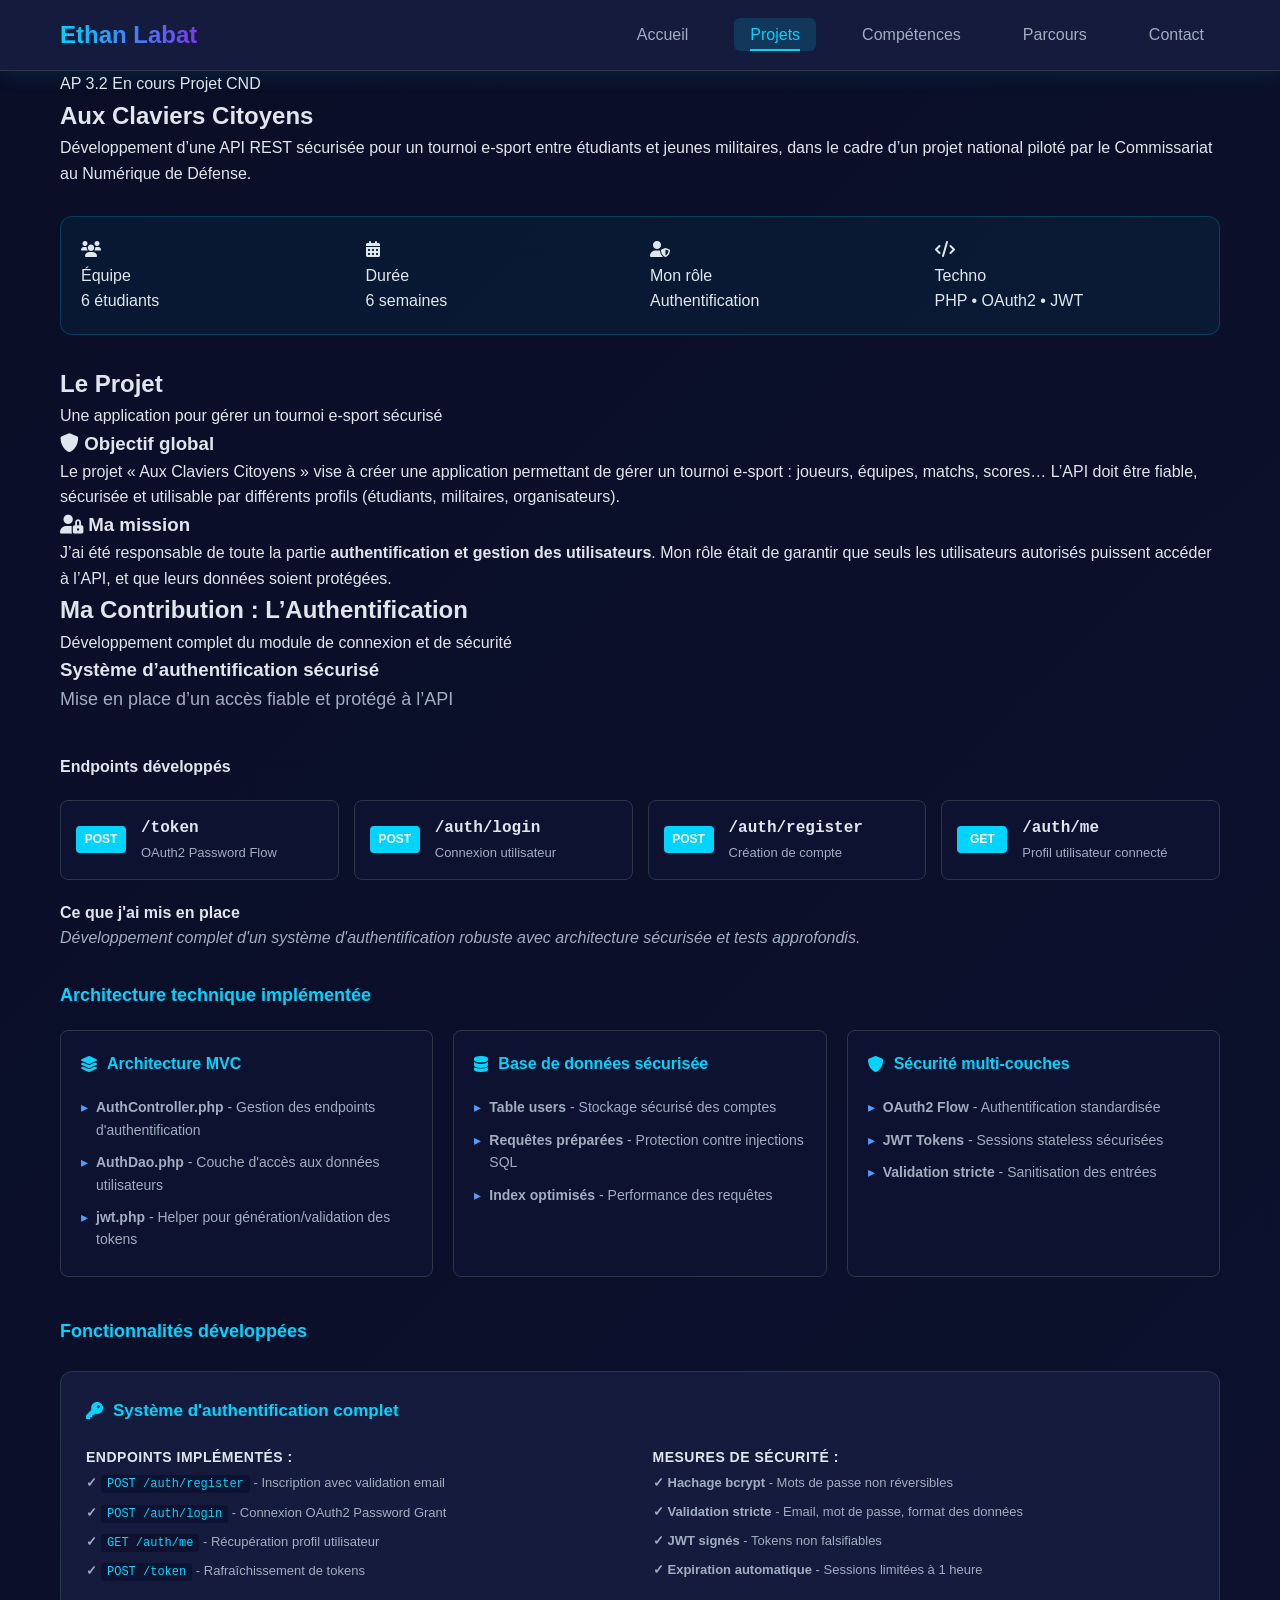
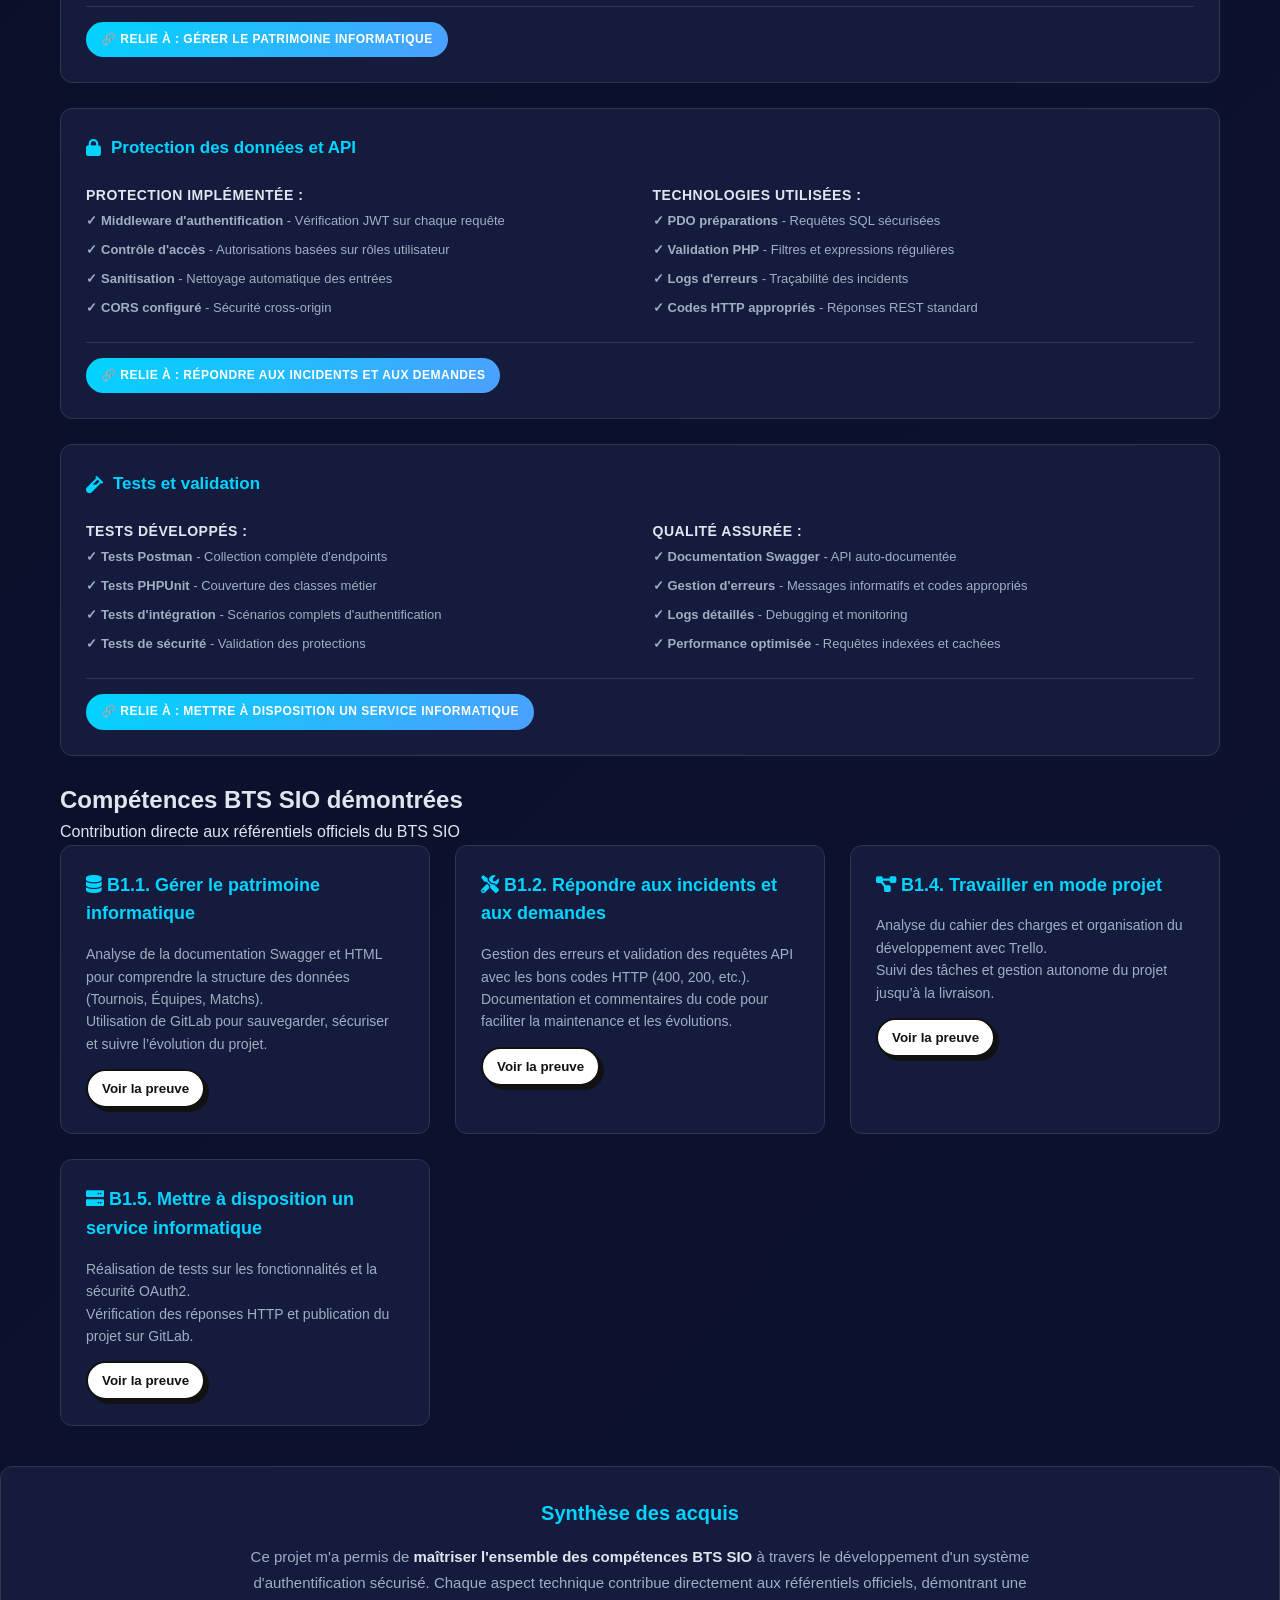
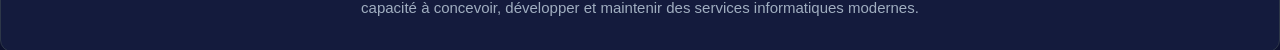
<file: projets/aux-claviers-citoyens.html>
<!DOCTYPE html>
<html lang="fr">
<head>
    <meta charset="UTF-8">
    <meta name="viewport" content="width=device-width, initial-scale=1.0">
    <title>Aux Claviers Citoyens - Ethan Labat</title>
    <link rel="stylesheet" href="../styles.css">
    <link rel="stylesheet" href="https://cdnjs.cloudflare.com/ajax/libs/font-awesome/6.0.0/css/all.min.css">
</head>
<body>

    <nav class="navbar">
        <div class="nav-container">
            <div class="logo">Ethan Labat</div>
            <ul class="nav-menu">
                <li><a href="../index.html">Accueil</a></li>
                <li><a href="../projets.html" class="active">Projets</a></li>
                <li><a href="../competences.html">Compétences</a></li>
                <li><a href="../parcours.html">Parcours</a></li>
                <li><a href="../contact.html">Contact</a></li>
            </ul>
        </div>
    </nav>

    <!-- Hero Section -->
    <section class="project-hero">
        <div class="container">
            <div class="hero-badges">
                <span class="hero-badge">AP 3.2</span>
                <span class="hero-badge status">En cours</span>
                <span class="hero-badge">Projet CND</span>
            </div>
            
            <h1>Aux Claviers Citoyens</h1>
            <p class="tagline">
                Développement d’une API REST sécurisée pour un tournoi e‑sport entre étudiants et jeunes militaires,
                dans le cadre d’un projet national piloté par le Commissariat au Numérique de Défense.
            </p>

            <div class="hero-stats">
                <div class="stat-box">
                    <i class="fas fa-users"></i>
                    <div class="label">Équipe</div>
                    <div class="value">6 étudiants</div>
                </div>
                <div class="stat-box">
                    <i class="fas fa-calendar-alt"></i>
                    <div class="label">Durée</div>
                    <div class="value">6 semaines</div>
                </div>
                <div class="stat-box">
                    <i class="fas fa-user-shield"></i>
                    <div class="label">Mon rôle</div>
                    <div class="value">Authentification</div>
                </div>
                <div class="stat-box">
                    <i class="fas fa-code"></i>
                    <div class="label">Techno</div>
                    <div class="value">PHP • OAuth2 • JWT</div>
                </div>
            </div>
        </div>
    </section>

    <!-- Contexte -->
    <section class="section-detail">
        <div class="container">
            <div class="section-header">
                <h2>Le Projet</h2>
                <p>Une application pour gérer un tournoi e‑sport sécurisé</p>
            </div>

            <div class="context-card">
                <h3><i class="fas fa-shield-alt"></i> Objectif global</h3>
                <p>
                    Le projet « Aux Claviers Citoyens » vise à créer une application permettant de gérer un tournoi e‑sport :
                    joueurs, équipes, matchs, scores…  
                    L’API doit être fiable, sécurisée et utilisable par différents profils (étudiants, militaires, organisateurs).
                </p>
            </div>

            <div class="context-card">
                <h3><i class="fas fa-user-lock"></i> Ma mission</h3>
                <p>
                    J’ai été responsable de toute la partie <strong>authentification et gestion des utilisateurs</strong>.
                    Mon rôle était de garantir que seuls les utilisateurs autorisés puissent accéder à l’API,
                    et que leurs données soient protégées.
                </p>
            </div>
        </div>
    </section>

    <!-- Ma Contribution -->
    <section class="section-detail">
        <div class="container">
            <div class="section-header">
                <h2>Ma Contribution : L’Authentification</h2>
                <p>Développement complet du module de connexion et de sécurité</p>
            </div>

            <div class="contribution-section">
                <h3>Système d’authentification sécurisé</h3>
                <p class="subtitle">Mise en place d’un accès fiable et protégé à l’API</p>

                <h4>Endpoints développés</h4>
                <div class="endpoints-grid">
                    <div class="endpoint-card">
                        <span class="endpoint-method">POST</span>
                        <div>
                            <div class="endpoint-path">/token</div>
                            <div class="endpoint-desc">OAuth2 Password Flow</div>
                        </div>
                    </div>

                    <div class="endpoint-card">
                        <span class="endpoint-method">POST</span>
                        <div>
                            <div class="endpoint-path">/auth/login</div>
                            <div class="endpoint-desc">Connexion utilisateur</div>
                        </div>
                    </div>

                    <div class="endpoint-card">
                        <span class="endpoint-method">POST</span>
                        <div>
                            <div class="endpoint-path">/auth/register</div>
                            <div class="endpoint-desc">Création de compte</div>
                        </div>
                    </div>

                    <div class="endpoint-card">
                        <span class="endpoint-method">GET</span>
                        <div>
                            <div class="endpoint-path">/auth/me</div>
                            <div class="endpoint-desc">Profil utilisateur connecté</div>
                        </div>
                    </div>
                </div>

                <h4>Ce que j'ai mis en place</h4>
                <p class="implementation-intro">
                    Développement complet d'un système d'authentification robuste avec architecture sécurisée et tests approfondis.
                </p>

                <!-- Architecture technique -->
                <div class="tech-architecture">
                    <h5>Architecture technique implémentée</h5>
                    <div class="architecture-grid">
                        <div class="arch-component">
                            <h6><i class="fas fa-layer-group"></i> Architecture MVC</h6>
                            <ul>
                                <li><strong>AuthController.php</strong> - Gestion des endpoints d'authentification</li>
                                <li><strong>AuthDao.php</strong> - Couche d'accès aux données utilisateurs</li>
                                <li><strong>jwt.php</strong> - Helper pour génération/validation des tokens</li>
                            </ul>
                        </div>

                        <div class="arch-component">
                            <h6><i class="fas fa-database"></i> Base de données sécurisée</h6>
                            <ul>
                                <li><strong>Table users</strong> - Stockage sécurisé des comptes</li>
                                <li><strong>Requêtes préparées</strong> - Protection contre injections SQL</li>
                                <li><strong>Index optimisés</strong> - Performance des requêtes</li>
                            </ul>
                        </div>

                        <div class="arch-component">
                            <h6><i class="fas fa-shield-alt"></i> Sécurité multi-couches</h6>
                            <ul>
                                <li><strong>OAuth2 Flow</strong> - Authentification standardisée</li>
                                <li><strong>JWT Tokens</strong> - Sessions stateless sécurisées</li>
                                <li><strong>Validation stricte</strong> - Sanitisation des entrées</li>
                            </ul>
                        </div>
                    </div>
                </div>

                <!-- Fonctionnalités détaillées -->
                <div class="detailed-features">
                    <h5>Fonctionnalités développées</h5>

                    <div class="feature-detail">
                        <h6><i class="fas fa-key"></i> Système d'authentification complet</h6>
                        <div class="feature-content">
                            <div class="feature-specs">
                                <h7>Endpoints implémentés :</h7>
                                <ul>
                                    <li><code>POST /auth/register</code> - Inscription avec validation email</li>
                                    <li><code>POST /auth/login</code> - Connexion OAuth2 Password Grant</li>
                                    <li><code>GET /auth/me</code> - Récupération profil utilisateur</li>
                                    <li><code>POST /token</code> - Rafraîchissement de tokens</li>
                                </ul>
                            </div>
                            <div class="feature-security">
                                <h7>Mesures de sécurité :</h7>
                                <ul>
                                    <li><strong>Hachage bcrypt</strong> - Mots de passe non réversibles</li>
                                    <li><strong>Validation stricte</strong> - Email, mot de passe, format des données</li>
                                    <li><strong>JWT signés</strong> - Tokens non falsifiables</li>
                                    <li><strong>Expiration automatique</strong> - Sessions limitées à 1 heure</li>
                                </ul>
                            </div>
                        </div>
                        <div class="competence-link">
                            <span class="link-badge">🔗 Relie à : Gérer le patrimoine informatique</span>
                        </div>
                    </div>

                    <div class="feature-detail">
                        <h6><i class="fas fa-lock"></i> Protection des données et API</h6>
                        <div class="feature-content">
                            <div class="feature-specs">
                                <h7>Protection implémentée :</h7>
                                <ul>
                                    <li><strong>Middleware d'authentification</strong> - Vérification JWT sur chaque requête</li>
                                    <li><strong>Contrôle d'accès</strong> - Autorisations basées sur rôles utilisateur</li>
                                    <li><strong>Sanitisation</strong> - Nettoyage automatique des entrées</li>
                                    <li><strong>CORS configuré</strong> - Sécurité cross-origin</li>
                                </ul>
                            </div>
                            <div class="feature-security">
                                <h7>Technologies utilisées :</h7>
                                <ul>
                                    <li><strong>PDO préparations</strong> - Requêtes SQL sécurisées</li>
                                    <li><strong>Validation PHP</strong> - Filtres et expressions régulières</li>
                                    <li><strong>Logs d'erreurs</strong> - Traçabilité des incidents</li>
                                    <li><strong>Codes HTTP appropriés</strong> - Réponses REST standard</li>
                                </ul>
                            </div>
                        </div>
                        <div class="competence-link">
                            <span class="link-badge">🔗 Relie à : Répondre aux incidents et aux demandes</span>
                        </div>
                    </div>

                    <div class="feature-detail">
                        <h6><i class="fas fa-vial"></i> Tests et validation</h6>
                        <div class="feature-content">
                            <div class="feature-specs">
                                <h7>Tests développés :</h7>
                                <ul>
                                    <li><strong>Tests Postman</strong> - Collection complète d'endpoints</li>
                                    <li><strong>Tests PHPUnit</strong> - Couverture des classes métier</li>
                                    <li><strong>Tests d'intégration</strong> - Scénarios complets d'authentification</li>
                                    <li><strong>Tests de sécurité</strong> - Validation des protections</li>
                                </ul>
                            </div>
                            <div class="feature-security">
                                <h7>Qualité assurée :</h7>
                                <ul>
                                    <li><strong>Documentation Swagger</strong> - API auto-documentée</li>
                                    <li><strong>Gestion d'erreurs</strong> - Messages informatifs et codes appropriés</li>
                                    <li><strong>Logs détaillés</strong> - Debugging et monitoring</li>
                                    <li><strong>Performance optimisée</strong> - Requêtes indexées et cachées</li>
                                </ul>
                            </div>
                        </div>
                        <div class="competence-link">
                            <span class="link-badge">🔗 Relie à : Mettre à disposition un service informatique</span>
                        </div>
                    </div>
                </div>
            </div>
        </div>
    </section>

    <!-- Compétences BTS SIO -->
<section class="section-detail">
    <div class="container">
        <div class="section-header">
            <h2>Compétences BTS SIO démontrées</h2>
            <p>Contribution directe aux référentiels officiels du BTS SIO</p>
        </div>

        <div class="competences-grid">

            <div class="competence-block">
                <h4><i class="fas fa-database"></i> B1.1. Gérer le patrimoine informatique</h4>
                <p>
                    Analyse de la documentation Swagger et HTML pour comprendre la structure des données (Tournois, Équipes, Matchs).<br>
                    Utilisation de GitLab pour sauvegarder, sécuriser et suivre l’évolution du projet.
                </p>
                                    <button class="competence-proof-btn" type="button" data-title="B1.5 — Mettre à disposition un service informatique" data-description="Tests, déploiement local et documentation utilisateur" data-media="pdf|../imageP/ap3.2/GitArme.png">
                        Voir la preuve
                    </button>
            </div>

            <div class="competence-block">
                <h4><i class="fas fa-tools"></i> B1.2. Répondre aux incidents et aux demandes</h4>
                <p>
                    Gestion des erreurs et validation des requêtes API avec les bons codes HTTP (400, 200, etc.).<br>
                    Documentation et commentaires du code pour faciliter la maintenance et les évolutions.
                </p>
                                    <button class="competence-proof-btn" type="button" data-title="B1.5 — Mettre à disposition un service informatique" data-description="Tests, déploiement local et documentation utilisateur" data-media="pdf|../imageP/ap3.2/test_postman.png">
                        Voir la preuve
                    </button>
            </div>

            <div class="competence-block">
                <h4><i class="fas fa-project-diagram"></i> B1.4. Travailler en mode projet</h4>
                <p>
                    Analyse du cahier des charges et organisation du développement avec Trello.<br>
                    Suivi des tâches et gestion autonome du projet jusqu’à la livraison.
                </p>
                                    <button class="competence-proof-btn" type="button" data-title="B1.5 — Mettre à disposition un service informatique" data-description="Tests, déploiement local et documentation utilisateur" data-media="pdf|../imageP/ap3.2/trelloArme.png">
                        Voir la preuve
                    </button>
            </div>

            <div class="competence-block">
                <h4><i class="fas fa-server"></i> B1.5. Mettre à disposition un service informatique</h4>
                <p>
                    Réalisation de tests sur les fonctionnalités et la sécurité OAuth2.<br>
                    Vérification des réponses HTTP et publication du projet sur GitLab.
                </p>
                                    <button class="competence-proof-btn" type="button" data-title="B1.5 — Mettre à disposition un service informatique" data-description="Tests, déploiement local et documentation utilisateur" data-media="pdf|../imageP/ap3.2/TestArme.png">
                        Voir la preuve
                    </button>
            </div>

        </div>
    </div>
</section>

            <div class="competence-summary">
                <h3>Synthèse des acquis</h3>
                <p>
                    Ce projet m'a permis de <strong>maîtriser l'ensemble des compétences BTS SIO</strong> à travers le développement
                    d'un système d'authentification sécurisé. Chaque aspect technique contribue directement aux référentiels
                    officiels, démontrant une capacité à concevoir, développer et maintenir des services informatiques modernes.
                </p>
            </div>
        </div>
    </section>

<style>
        .competence-proof-btn {
            margin-top: 14px;
            padding: 10px 14px;
            border: 2px solid #111;
            background: #fff;
            color: #111;
            border-radius: 999px;
            font-weight: 700;
            cursor: pointer;
            box-shadow: 4px 4px 0 #111;
        }

        .competence-proof-btn:hover {
            transform: translate(1px, 1px);
            box-shadow: 3px 3px 0 #111;
        }

        .competence-modal {
            position: fixed;
            inset: 0;
            background: rgba(0, 0, 0, 0.75);
            display: none;
            align-items: center;
            justify-content: center;
            padding: 20px;
            z-index: 9999;
        }

        .competence-modal.open {
            display: flex;
        }

        .competence-modal-panel {
            width: min(100%, 1100px);
            max-height: 90vh;
            overflow: auto;
            background: #fff;
            color: #111;
            border: 3px solid #111;
            box-shadow: 10px 10px 0 #111;
            border-radius: 16px;
            padding: 20px;
        }

        .competence-modal-header {
            display: flex;
            align-items: start;
            justify-content: space-between;
            gap: 20px;
            margin-bottom: 16px;
        }

        .competence-modal-close {
            border: 2px solid #111;
            background: #fff;
            color: #111;
            font-size: 20px;
            width: 40px;
            height: 40px;
            border-radius: 10px;
            cursor: pointer;
        }

        .competence-modal-gallery {
            display: grid;
            grid-template-columns: repeat(auto-fit, minmax(280px, 1fr));
            gap: 16px;
        }

        .competence-media-card {
            border: 2px solid #111;
            border-radius: 12px;
            overflow: hidden;
            background: #f7f7f7;
        }

        .competence-media-card img,
        .competence-media-card iframe {
            width: 100%;
            display: block;
            border: 0;
            height: 320px;
        }

        .competence-media-caption {
            padding: 10px 12px;
            font-size: 14px;
            font-weight: 600;
        }
    </style>

    <div class="competence-modal" id="competence-modal" aria-hidden="true">
        <div class="competence-modal-panel" role="dialog" aria-modal="true" aria-labelledby="competence-modal-title">
            <div class="competence-modal-header">
                <div>
                    <h3 id="competence-modal-title" style="margin-bottom: 8px;">Preuves</h3>
                    <p id="competence-modal-description" style="margin: 0; color: #444;">Capture(s) du stage</p>
                </div>
                <button class="competence-modal-close" type="button" id="competence-modal-close" aria-label="Fermer">×</button>
            </div>
            <div class="competence-modal-gallery" id="competence-modal-gallery"></div>
        </div>
    </div>

    <script>
        (function () {
            const modal = document.getElementById('competence-modal');
            const modalTitle = document.getElementById('competence-modal-title');
            const modalDescription = document.getElementById('competence-modal-description');
            const modalGallery = document.getElementById('competence-modal-gallery');
            const closeBtn = document.getElementById('competence-modal-close');

            function openModal(button) {
                const title = button.dataset.title || 'Preuves';
                const description = button.dataset.description || '';
                const media = (button.dataset.media || '').split(',').filter(Boolean);

                modalTitle.textContent = title;
                modalDescription.textContent = description;
                modalGallery.innerHTML = '';

                media.forEach((entry, index) => {
                    const parts = entry.split('|');
                    const type = parts[0];
                    const src = parts.slice(1).join('|');

                    const card = document.createElement('div');
                    card.className = 'competence-media-card';

                    if (type === 'pdf') {
                        card.innerHTML = '<iframe src="' + src + '"></iframe><div class="competence-media-caption">Document de preuve ' + (index + 1) + '</div>';
                    } else {
                        card.innerHTML = '<img src="' + src + '" alt="Preuve ' + (index + 1) + '"><div class="competence-media-caption">Visuel de preuve ' + (index + 1) + '</div>';
                    }

                    modalGallery.appendChild(card);
                });

                modal.classList.add('open');
                modal.setAttribute('aria-hidden', 'false');
            }

            function closeModal() {
                modal.classList.remove('open');
                modal.setAttribute('aria-hidden', 'true');
            }

            document.querySelectorAll('.competence-proof-btn').forEach(button => {
                button.addEventListener('click', () => openModal(button));
            });

            closeBtn.addEventListener('click', closeModal);

            modal.addEventListener('click', (event) => {
                if (event.target === modal) closeModal();
            });

            document.addEventListener('keydown', (event) => {
                if (event.key === 'Escape') closeModal();
            });
        })();
    </script>
</body>
</html>
</body>
</html>
</file>
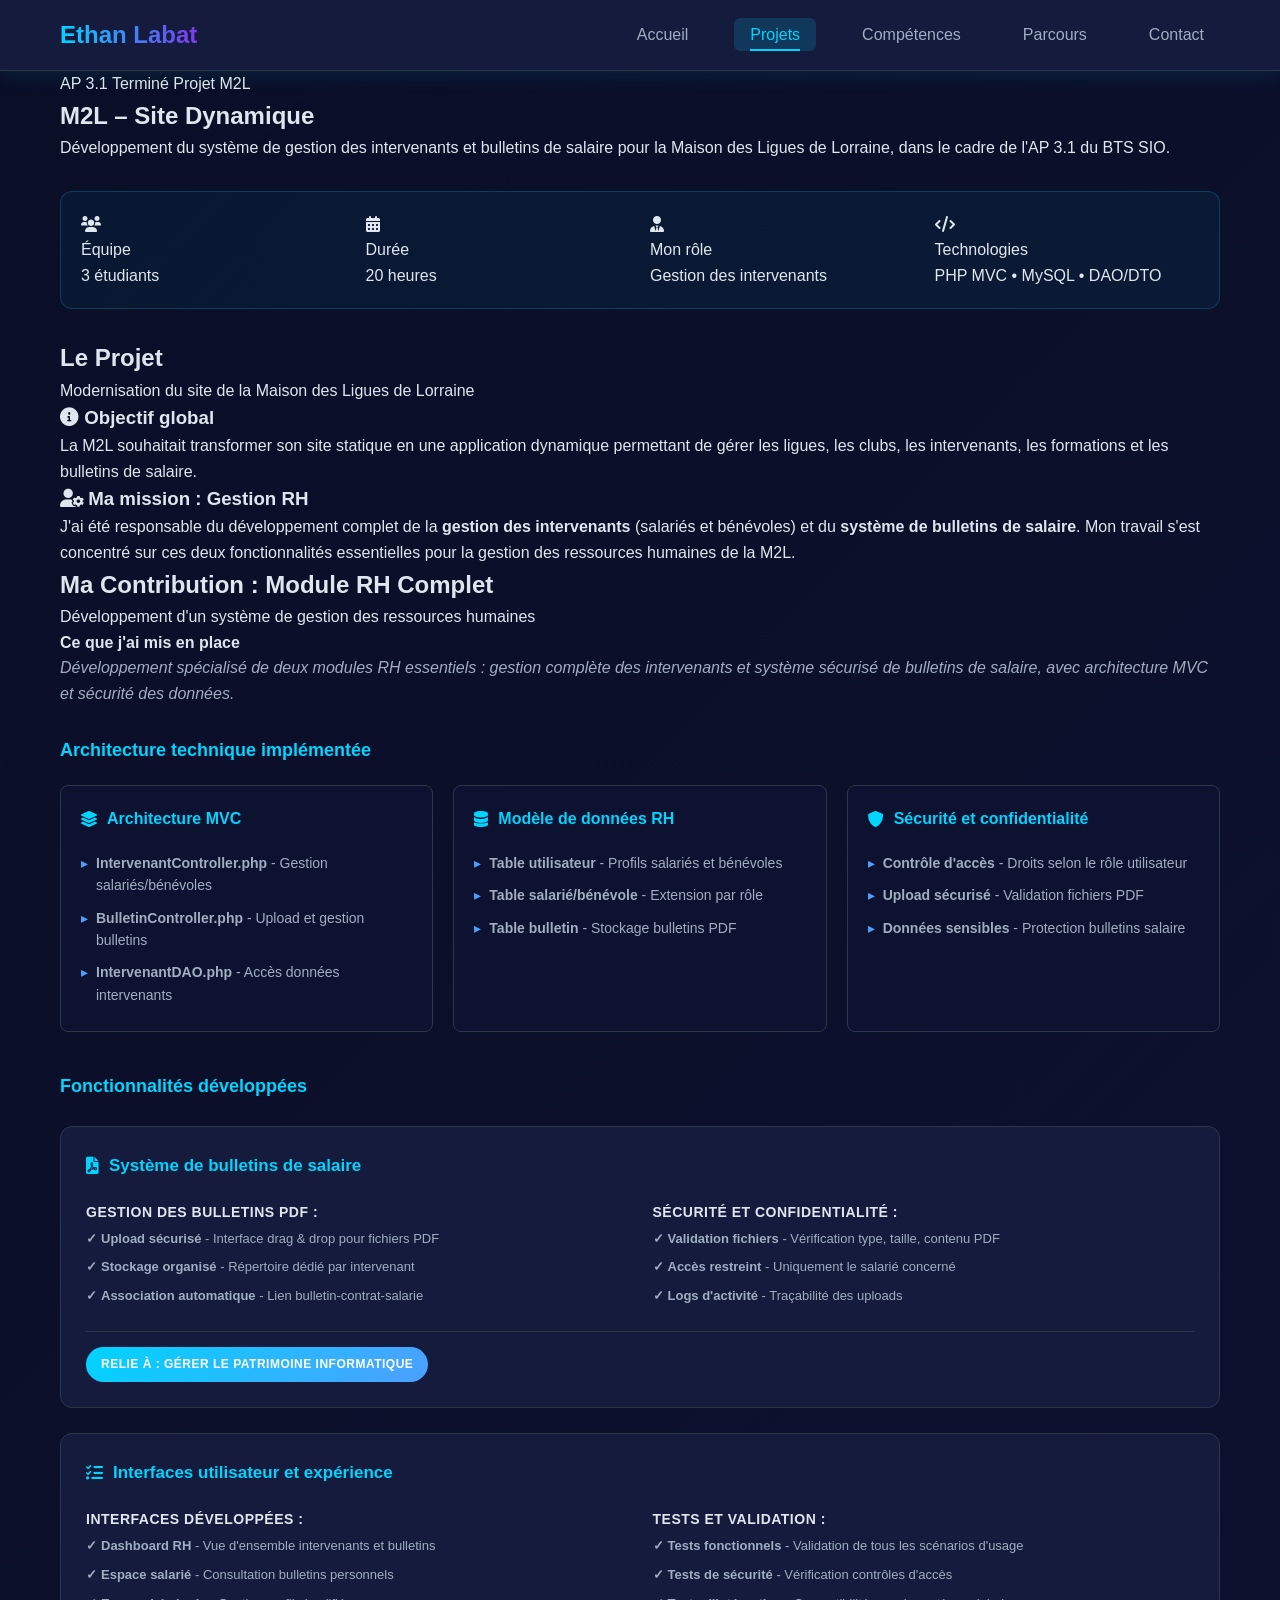
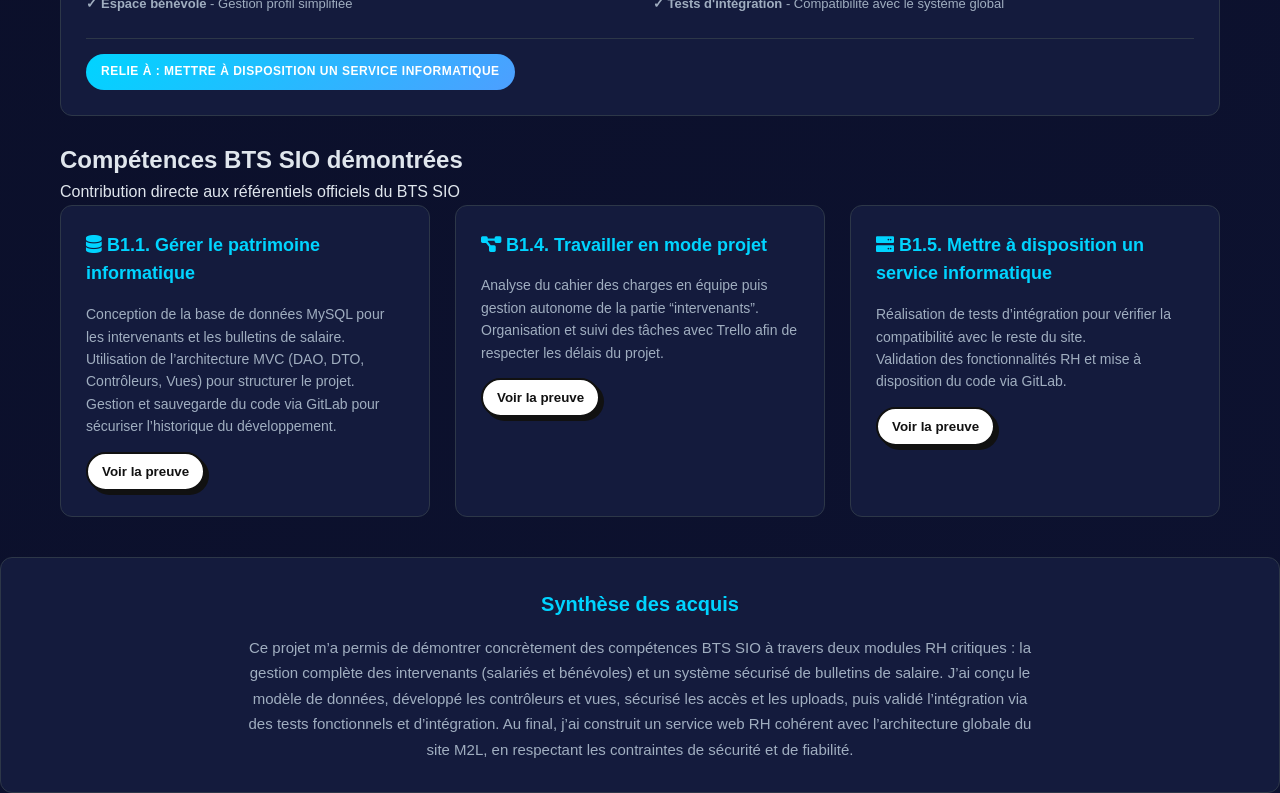
<file: projets/site-m2l.html>
<!DOCTYPE html>
<html lang="fr">
<head>
    <meta charset="UTF-8">
    <meta name="viewport" content="width=device-width, initial-scale=1.0">
    <title>AP 3.1 – M2L Dynamique – Ethan Labat</title>
    <link rel="stylesheet" href="../styles.css">
    <link rel="stylesheet" href="https://cdnjs.cloudflare.com/ajax/libs/font-awesome/6.0.0/css/all.min.css">
</head>
<body>
    
    <nav class="navbar">
        <div class="nav-container">
            <div class="logo">Ethan Labat</div>
            <ul class="nav-menu">
                <li><a href="../index.html">Accueil</a></li>
                <li><a href="../projets.html" class="active">Projets</a></li>
                <li><a href="../competences.html">Compétences</a></li>
                <li><a href="../parcours.html">Parcours</a></li>
                <li><a href="../contact.html">Contact</a></li>
            </ul>
        </div>
    </nav>

    <!-- Hero Section -->
    <section class="project-hero">
        <div class="container">
            <div class="hero-badges">
                <span class="hero-badge">AP 3.1</span>
                <span class="hero-badge status">Terminé</span>
                <span class="hero-badge">Projet M2L</span>
            </div>
            
            <h1>M2L – Site Dynamique</h1>
            <p class="tagline">
                Développement du système de gestion des intervenants et bulletins de salaire
                pour la Maison des Ligues de Lorraine, dans le cadre de l'AP 3.1 du BTS SIO.
            </p>

            <div class="hero-stats">
                <div class="stat-box">
                    <i class="fas fa-users"></i>
                    <div class="label">Équipe</div>
                    <div class="value">3 étudiants</div>
                </div>
                <div class="stat-box">
                    <i class="fas fa-calendar-alt"></i>
                    <div class="label">Durée</div>
                    <div class="value">20 heures</div>
                </div>
                <div class="stat-box">
                    <i class="fas fa-user-tie"></i>
                    <div class="label">Mon rôle</div>
                    <div class="value">Gestion des intervenants</div>
                </div>
                <div class="stat-box">
                    <i class="fas fa-code"></i>
                    <div class="label">Technologies</div>
                    <div class="value">PHP MVC • MySQL • DAO/DTO</div>
                </div>
            </div>
        </div>
    </section>

    <!-- Contexte -->
    <section class="section-detail">
        <div class="container">
            <div class="section-header">
                <h2>Le Projet</h2>
                <p>Modernisation du site de la Maison des Ligues de Lorraine</p>
            </div>

            <div class="context-card">
                <h3><i class="fas fa-info-circle"></i> Objectif global</h3>
                <p>
                    La M2L souhaitait transformer son site statique en une application dynamique permettant
                    de gérer les ligues, les clubs, les intervenants, les formations et les bulletins de salaire.
                </p>
            </div>

            <div class="context-card">
                <h3><i class="fas fa-user-cog"></i> Ma mission : Gestion RH</h3>
                <p>
                    J'ai été responsable du développement complet de la <strong>gestion des intervenants</strong> (salariés et bénévoles)
                    et du <strong>système de bulletins de salaire</strong>. Mon travail s'est concentré sur ces deux fonctionnalités
                    essentielles pour la gestion des ressources humaines de la M2L.
                </p>
            </div>
        </div>
    </section>
<!-- Ma Contribution -->
<section class="section-detail">
    <div class="container">
        <div class="section-header">
            <h2>Ma Contribution : Module RH Complet</h2>
            <p>Développement d'un système de gestion des ressources humaines</p>
        </div>

        <div class="contribution-section">
            <h4>Ce que j'ai mis en place</h4>
            <p class="implementation-intro">
                Développement spécialisé de deux modules RH essentiels : gestion complète des intervenants
                et système sécurisé de bulletins de salaire, avec architecture MVC et sécurité des données.
            </p>

            <!-- Architecture technique -->
            <div class="tech-architecture">
                <h5>Architecture technique implémentée</h5>
                <div class="architecture-grid">
                    <div class="arch-component">
                        <h6><i class="fas fa-layer-group"></i> Architecture MVC</h6>
                        <ul>
                            <li><strong>IntervenantController.php</strong> - Gestion salariés/bénévoles</li>
                            <li><strong>BulletinController.php</strong> - Upload et gestion bulletins</li>
                            <li><strong>IntervenantDAO.php</strong> - Accès données intervenants</li>
                        </ul>
                    </div>

                    <div class="arch-component">
                        <h6><i class="fas fa-database"></i> Modèle de données RH</h6>
                        <ul>
                            <li><strong>Table utilisateur</strong> - Profils salariés et bénévoles</li>
                            <li><strong>Table salarié/bénévole</strong> - Extension par rôle</li>
                            <li><strong>Table bulletin</strong> - Stockage bulletins PDF</li>
                        </ul>
                    </div>

                    <div class="arch-component">
                        <h6><i class="fas fa-shield-alt"></i> Sécurité et confidentialité</h6>
                        <ul>
                            <li><strong>Contrôle d'accès</strong> - Droits selon le rôle utilisateur</li>
                            <li><strong>Upload sécurisé</strong> - Validation fichiers PDF</li>
                            <li><strong>Données sensibles</strong> - Protection bulletins salaire</li>
                        </ul>
                    </div>
                </div>
            </div>

            <!-- Fonctionnalités détaillées -->
            <div class="detailed-features">
                <h5>Fonctionnalités développées</h5>

                <div class="feature-detail">
                    <h6><i class="fas fa-file-pdf"></i> Système de bulletins de salaire</h6>
                    <div class="feature-content">
                        <div class="feature-specs">
                            <h7>Gestion des bulletins PDF :</h7>
                            <ul>
                                <li><strong>Upload sécurisé</strong> - Interface drag & drop pour fichiers PDF</li>
                                <li><strong>Stockage organisé</strong> - Répertoire dédié par intervenant</li>
                                <li><strong>Association automatique</strong> - Lien bulletin-contrat-salarie</li>
                            </ul>
                        </div>
                        <div class="feature-security">
                            <h7>Sécurité et confidentialité :</h7>
                            <ul>
                                <li><strong>Validation fichiers</strong> - Vérification type, taille, contenu PDF</li>
                                <li><strong>Accès restreint</strong> - Uniquement le salarié concerné</li>
                                <li><strong>Logs d'activité</strong> - Traçabilité des uploads</li>
                            </ul>
                        </div>
                    </div>
                    <div class="competence-link">
                        <span class="link-badge">Relie à : Gérer le patrimoine informatique</span>
                    </div>
                </div>

                <div class="feature-detail">
                    <h6><i class="fas fa-tasks"></i> Interfaces utilisateur et expérience</h6>
                    <div class="feature-content">
                        <div class="feature-specs">
                            <h7>Interfaces développées :</h7>
                            <ul>
                                <li><strong>Dashboard RH</strong> - Vue d'ensemble intervenants et bulletins</li>
                                <li><strong>Espace salarié</strong> - Consultation bulletins personnels</li>
                                <li><strong>Espace bénévole</strong> - Gestion profil simplifiée</li>
                            </ul>
                        </div>
                        <div class="feature-security">
                            <h7>Tests et validation :</h7>
                            <ul>
                                <li><strong>Tests fonctionnels</strong> - Validation de tous les scénarios d'usage</li>
                                <li><strong>Tests de sécurité</strong> - Vérification contrôles d'accès</li>
                                <li><strong>Tests d'intégration</strong> - Compatibilité avec le système global</li>
                            </ul>
                        </div>
                    </div>
                    <div class="competence-link">
                        <span class="link-badge">Relie à : Mettre à disposition un service informatique</span>
                    </div>
                </div>
            </div>
        </div>
    </div>
</section>

    <!-- Compétences BTS SIO -->
   <section class="section-detail">
    <div class="container">
        <div class="section-header">
            <h2>Compétences BTS SIO démontrées</h2>
            <p>Contribution directe aux référentiels officiels du BTS SIO</p>
        </div>

        <div class="competences-grid">

            <div class="competence-block">
                <h4><i class="fas fa-database"></i> B1.1. Gérer le patrimoine informatique</h4>
                <p>
                    Conception de la base de données MySQL pour les intervenants et les bulletins de salaire.<br>
                    Utilisation de l’architecture MVC (DAO, DTO, Contrôleurs, Vues) pour structurer le projet.<br>
                    Gestion et sauvegarde du code via GitLab pour sécuriser l’historique du développement.
                </p>
                                                    <button class="competence-proof-btn" type="button" data-title="B1.5 — Mettre à disposition un service informatique" data-description="Tests, déploiement local et documentation utilisateur" data-media="pdf|../imageP/ap3.1/Structure.png,image|../imageP/ap3.1/gitap3.1.png">
                        Voir la preuve
                    </button>
            </div>

            <div class="competence-block">
                <h4><i class="fas fa-project-diagram"></i> B1.4. Travailler en mode projet</h4>
                <p>
                    Analyse du cahier des charges en équipe puis gestion autonome de la partie “intervenants”.<br>
                    Organisation et suivi des tâches avec Trello afin de respecter les délais du projet.
                </p>
                                                    <button class="competence-proof-btn" type="button" data-title="B1.5 — Mettre à disposition un service informatique" data-description="Tests, déploiement local et documentation utilisateur" data-media="pdf|../imageP/ap3.1/trello3.1.png">
                        Voir la preuve
                    </button>
            </div>

            <div class="competence-block">
                <h4><i class="fas fa-server"></i> B1.5. Mettre à disposition un service informatique</h4>
                <p>
                    Réalisation de tests d’intégration pour vérifier la compatibilité avec le reste du site.<br>
                    Validation des fonctionnalités RH et mise à disposition du code via GitLab.
                </p>
                                                    <button class="competence-proof-btn" type="button" data-title="B1.5 — Mettre à disposition un service informatique" data-description="Tests, déploiement local et documentation utilisateur" data-media="pdf|../imageP/ap3.1/Co3.1.png">
                        Voir la preuve
                    </button>
            </div>

        </div>
    </div>
</section>

            <div class="competence-summary">
                <h3>Synthèse des acquis</h3>
                <p>
                    Ce projet m’a permis de démontrer concrètement des compétences BTS SIO à travers deux modules RH critiques : la gestion complète des intervenants
                    (salariés et bénévoles) et un système sécurisé de bulletins de salaire. J’ai conçu le modèle de données, développé les contrôleurs et vues,
                    sécurisé les accès et les uploads, puis validé l’intégration via des tests fonctionnels et d’intégration. Au final, j’ai construit un service web RH
                    cohérent avec l’architecture globale du site M2L, en respectant les contraintes de sécurité et de fiabilité.
                </p>
            </div>
        </div>
    </section>

<style>
        .competence-proof-btn {
            margin-top: 14px;
            padding: 10px 14px;
            border: 2px solid #111;
            background: #fff;
            color: #111;
            border-radius: 999px;
            font-weight: 700;
            cursor: pointer;
            box-shadow: 4px 4px 0 #111;
        }

        .competence-proof-btn:hover {
            transform: translate(1px, 1px);
            box-shadow: 3px 3px 0 #111;
        }

        .competence-modal {
            position: fixed;
            inset: 0;
            background: rgba(0, 0, 0, 0.75);
            display: none;
            align-items: center;
            justify-content: center;
            padding: 20px;
            z-index: 9999;
        }

        .competence-modal.open {
            display: flex;
        }

        .competence-modal-panel {
            width: min(100%, 1100px);
            max-height: 90vh;
            overflow: auto;
            background: #fff;
            color: #111;
            border: 3px solid #111;
            box-shadow: 10px 10px 0 #111;
            border-radius: 16px;
            padding: 20px;
        }

        .competence-modal-header {
            display: flex;
            align-items: start;
            justify-content: space-between;
            gap: 20px;
            margin-bottom: 16px;
        }

        .competence-modal-close {
            border: 2px solid #111;
            background: #fff;
            color: #111;
            font-size: 20px;
            width: 40px;
            height: 40px;
            border-radius: 10px;
            cursor: pointer;
        }

        .competence-modal-gallery {
            display: grid;
            grid-template-columns: repeat(auto-fit, minmax(280px, 1fr));
            gap: 16px;
        }

        .competence-media-card {
            border: 2px solid #111;
            border-radius: 12px;
            overflow: hidden;
            background: #f7f7f7;
        }

        .competence-media-card img,
        .competence-media-card iframe {
            width: 100%;
            display: block;
            border: 0;
            height: 320px;
        }

        .competence-media-caption {
            padding: 10px 12px;
            font-size: 14px;
            font-weight: 600;
        }
    </style>

    <div class="competence-modal" id="competence-modal" aria-hidden="true">
        <div class="competence-modal-panel" role="dialog" aria-modal="true" aria-labelledby="competence-modal-title">
            <div class="competence-modal-header">
                <div>
                    <h3 id="competence-modal-title" style="margin-bottom: 8px;">Preuves</h3>
                    <p id="competence-modal-description" style="margin: 0; color: #444;">Capture(s) du stage</p>
                </div>
                <button class="competence-modal-close" type="button" id="competence-modal-close" aria-label="Fermer">×</button>
            </div>
            <div class="competence-modal-gallery" id="competence-modal-gallery"></div>
        </div>
    </div>

    <script>
        (function () {
            const modal = document.getElementById('competence-modal');
            const modalTitle = document.getElementById('competence-modal-title');
            const modalDescription = document.getElementById('competence-modal-description');
            const modalGallery = document.getElementById('competence-modal-gallery');
            const closeBtn = document.getElementById('competence-modal-close');

            function openModal(button) {
                const title = button.dataset.title || 'Preuves';
                const description = button.dataset.description || '';
                const media = (button.dataset.media || '').split(',').filter(Boolean);

                modalTitle.textContent = title;
                modalDescription.textContent = description;
                modalGallery.innerHTML = '';

                media.forEach((entry, index) => {
                    const parts = entry.split('|');
                    const type = parts[0];
                    const src = parts.slice(1).join('|');

                    const card = document.createElement('div');
                    card.className = 'competence-media-card';

                    if (type === 'pdf') {
                        card.innerHTML = '<iframe src="' + src + '"></iframe><div class="competence-media-caption">Document de preuve ' + (index + 1) + '</div>';
                    } else {
                        card.innerHTML = '<img src="' + src + '" alt="Preuve ' + (index + 1) + '"><div class="competence-media-caption">Visuel de preuve ' + (index + 1) + '</div>';
                    }

                    modalGallery.appendChild(card);
                });

                modal.classList.add('open');
                modal.setAttribute('aria-hidden', 'false');
            }

            function closeModal() {
                modal.classList.remove('open');
                modal.setAttribute('aria-hidden', 'true');
            }

            document.querySelectorAll('.competence-proof-btn').forEach(button => {
                button.addEventListener('click', () => openModal(button));
            });

            closeBtn.addEventListener('click', closeModal);

            modal.addEventListener('click', (event) => {
                if (event.target === modal) closeModal();
            });

            document.addEventListener('keydown', (event) => {
                if (event.key === 'Escape') closeModal();
            });
        })();
    </script>
</body>
</html>
</body>
</html>
</file>
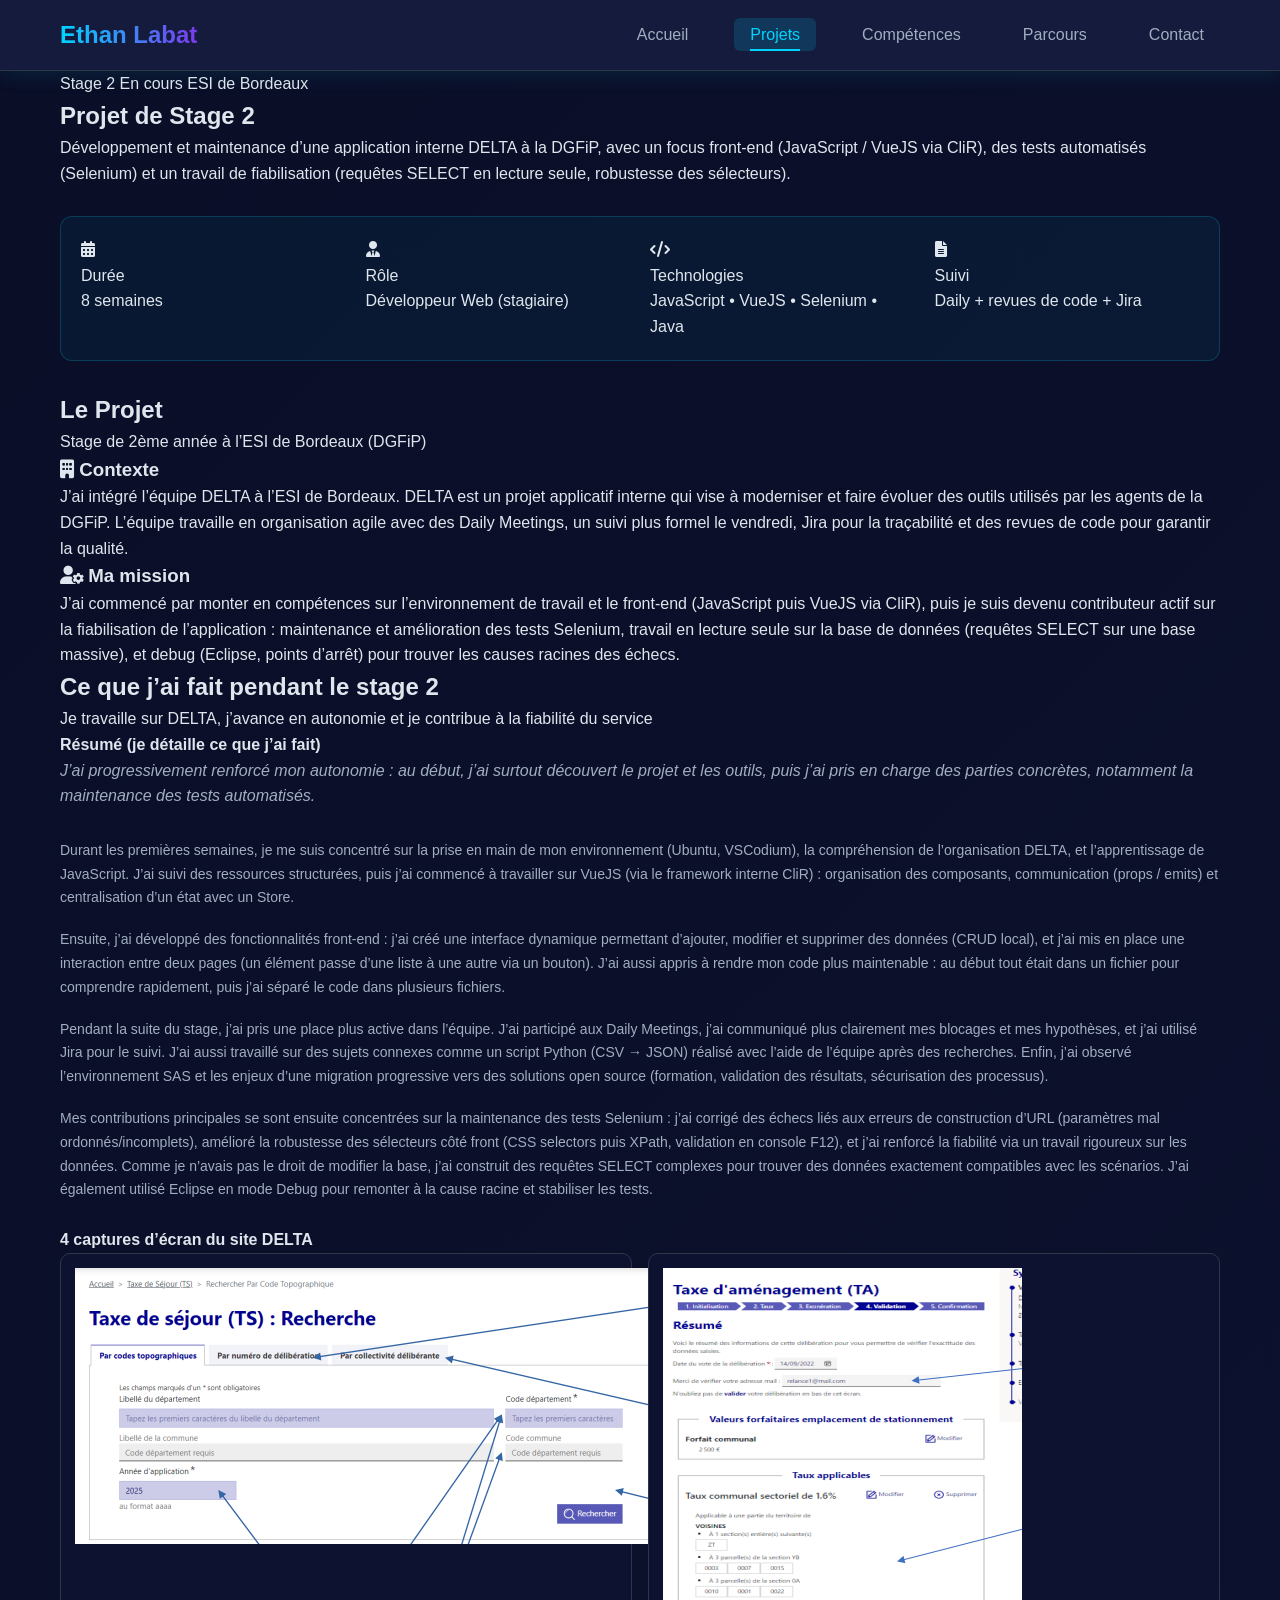
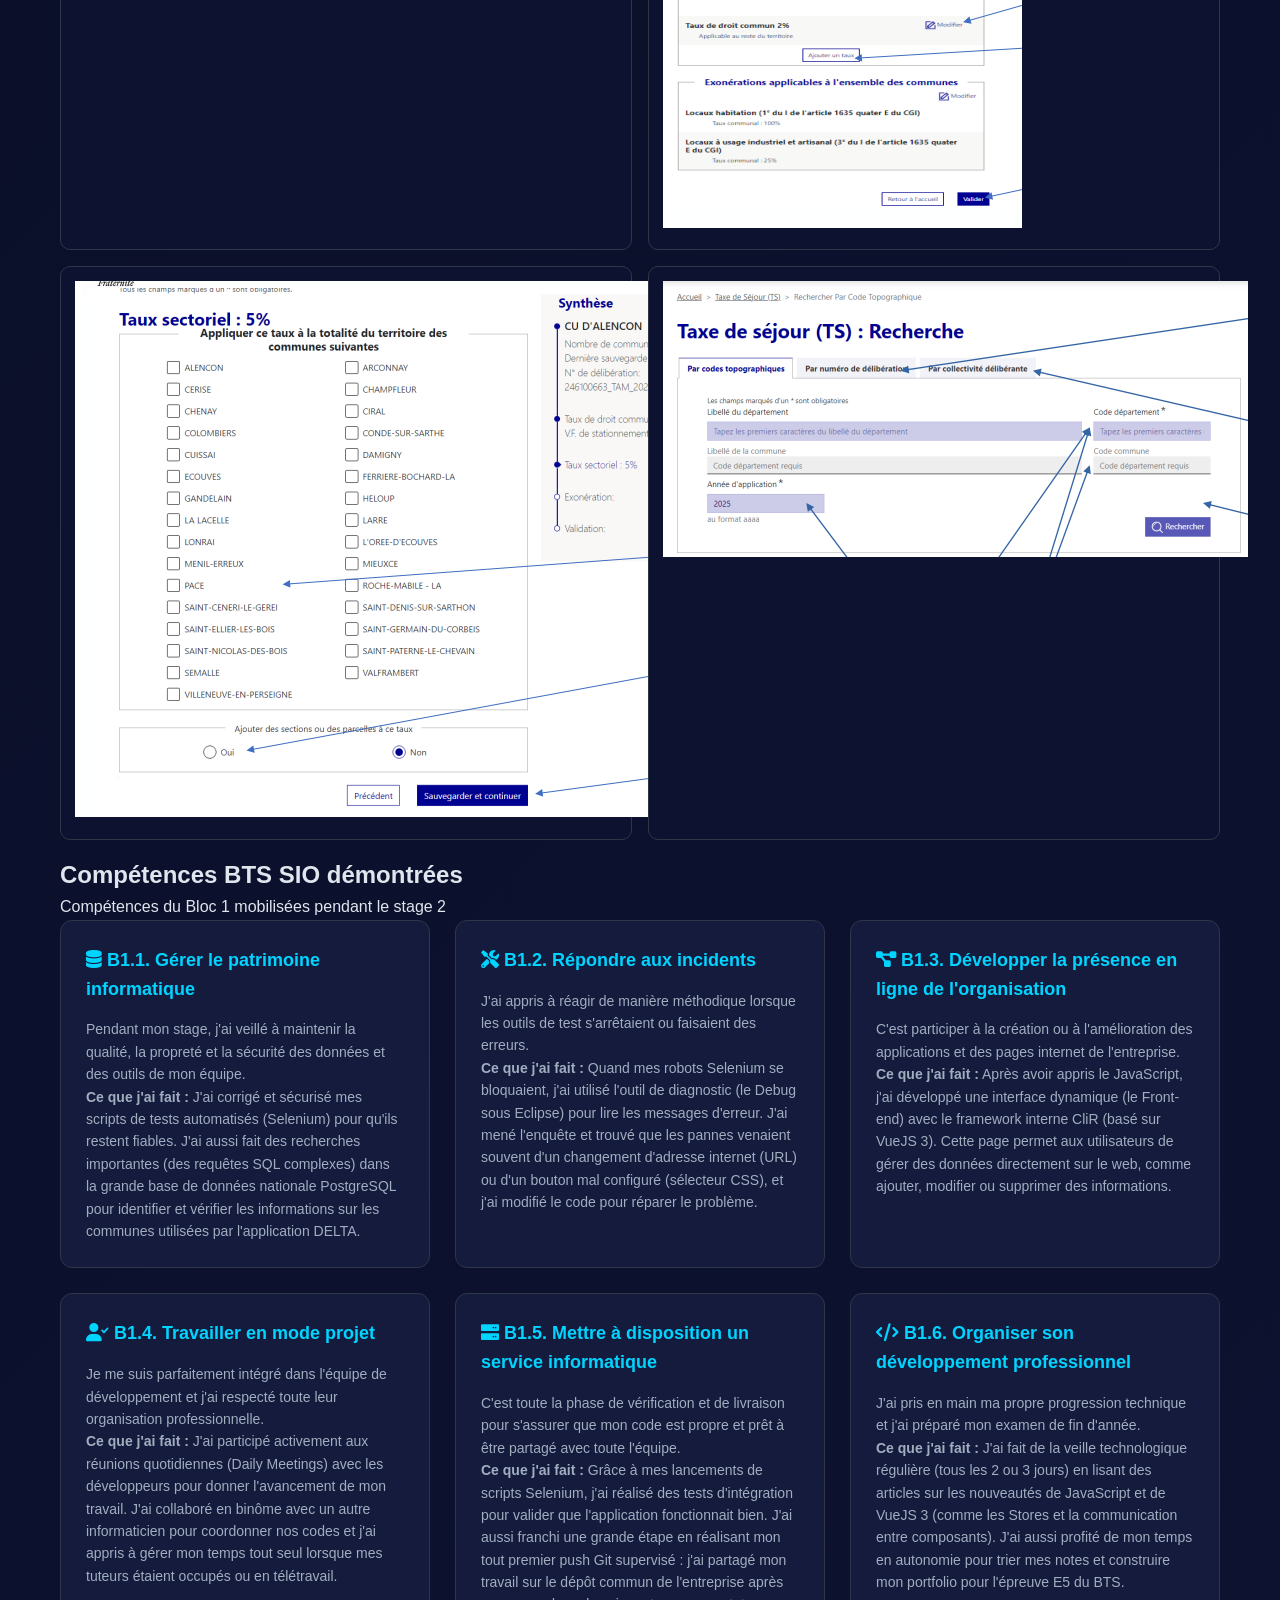
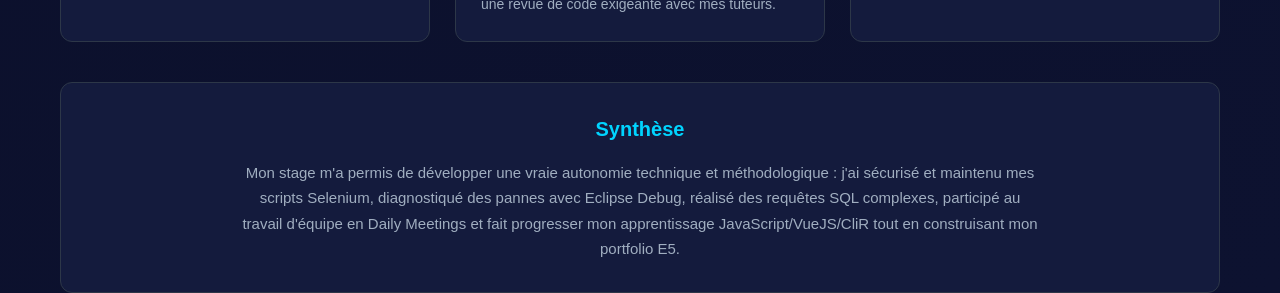
<file: projets/stage2.html>
<!DOCTYPE html>
<html lang="fr">
<head>
    <meta charset="UTF-8">
    <meta name="viewport" content="width=device-width, initial-scale=1.0">
    <title>Stage 2 ESI Bordeaux - Ethan Labat</title>
    <link rel="stylesheet" href="../styles.css">
    <link rel="stylesheet" href="https://cdnjs.cloudflare.com/ajax/libs/font-awesome/6.0.0/css/all.min.css">
</head>
<body>
    <nav class="navbar">
        <div class="nav-container">
            <div class="logo">Ethan Labat</div>
            <ul class="nav-menu">
                <li><a href="../index.html">Accueil</a></li>
                <li><a href="../projets.html" class="active">Projets</a></li>
                <li><a href="../competences.html">Compétences</a></li>
                <li><a href="../parcours.html">Parcours</a></li>
                <li><a href="../contact.html">Contact</a></li>
            </ul>
        </div>
    </nav>

    <section class="project-hero">
        <div class="container">
            <div class="hero-badges">
                <span class="hero-badge">Stage 2</span>
                <span class="hero-badge status">En cours</span>
                <span class="hero-badge">ESI de Bordeaux</span>
            </div>
            <h1>Projet de Stage 2</h1>
            <p class="tagline">
                Développement et maintenance d’une application interne DELTA à la DGFiP,
                avec un focus front-end (JavaScript / VueJS via CliR), des tests automatisés (Selenium)
                et un travail de fiabilisation (requêtes SELECT en lecture seule, robustesse des sélecteurs).
            </p>
            <div class="hero-stats">
                <div class="stat-box">
                    <i class="fas fa-calendar-alt"></i>
                    <div class="label">Durée</div>
                    <div class="value">8 semaines</div>
                </div>
                <div class="stat-box">
                    <i class="fas fa-user-tie"></i>
                    <div class="label">Rôle</div>
                    <div class="value">Développeur Web (stagiaire)</div>
                </div>
                <div class="stat-box">
                    <i class="fas fa-code"></i>
                    <div class="label">Technologies</div>
                    <div class="value">JavaScript • VueJS • Selenium • Java</div>
                </div>
                <div class="stat-box">
                    <i class="fas fa-file-alt"></i>
                    <div class="label">Suivi</div>
                    <div class="value">Daily + revues de code + Jira</div>
                </div>
            </div>
        </div>
    </section>

    <section class="section-detail">
        <div class="container">
            <div class="section-header">
                <h2>Le Projet</h2>
                <p>Stage de 2ème année à l’ESI de Bordeaux (DGFiP)</p>
            </div>
            <div class="context-card">
                <h3><i class="fas fa-building"></i> Contexte</h3>
                <p>
                    J’ai intégré l’équipe DELTA à l’ESI de Bordeaux. DELTA est un projet applicatif interne qui vise à moderniser
                    et faire évoluer des outils utilisés par les agents de la DGFiP. L’équipe travaille en organisation agile
                    avec des Daily Meetings, un suivi plus formel le vendredi, Jira pour la traçabilité et des revues de code
                    pour garantir la qualité.
                </p>
            </div>
            <div class="context-card">
                <h3><i class="fas fa-user-cog"></i> Ma mission</h3>
                <p>
                    J’ai commencé par monter en compétences sur l’environnement de travail et le front-end (JavaScript puis VueJS via CliR),
                    puis je suis devenu contributeur actif sur la fiabilisation de l’application : maintenance et amélioration des tests Selenium,
                    travail en lecture seule sur la base de données (requêtes SELECT sur une base massive),
                    et debug (Eclipse, points d’arrêt) pour trouver les causes racines des échecs.
                </p>
            </div>
        </div>
    </section>

    <section class="section-detail">
        <div class="container">
            <div class="section-header">
                <h2>Ce que j’ai fait pendant le stage 2</h2>
                <p>Je travaille sur DELTA, j’avance en autonomie et je contribue à la fiabilité du service</p>
            </div>

            <div class="contribution-section">
                <h4>Résumé (je détaille ce que j’ai fait)</h4>

                <p class="implementation-intro">
                    J’ai progressivement renforcé mon autonomie : au début, j’ai surtout découvert le projet et les outils,
                    puis j’ai pris en charge des parties concrètes, notamment la maintenance des tests automatisés.
                </p>

                <p class="report-desc">
                    Durant les premières semaines, je me suis concentré sur la prise en main de mon environnement (Ubuntu, VSCodium),
                    la compréhension de l’organisation DELTA, et l’apprentissage de JavaScript. J’ai suivi des ressources structurées,
                    puis j’ai commencé à travailler sur VueJS (via le framework interne CliR) : organisation des composants,
                    communication (props / emits) et centralisation d’un état avec un Store.
                </p>

                <p class="report-desc">
                    Ensuite, j’ai développé des fonctionnalités front-end : j’ai créé une interface dynamique permettant d’ajouter,
                    modifier et supprimer des données (CRUD local), et j’ai mis en place une interaction entre deux pages
                    (un élément passe d’une liste à une autre via un bouton). J’ai aussi appris à rendre mon code plus maintenable :
                    au début tout était dans un fichier pour comprendre rapidement, puis j’ai séparé le code dans plusieurs fichiers.
                </p>

                <p class="report-desc">
                    Pendant la suite du stage, j’ai pris une place plus active dans l’équipe. J’ai participé aux Daily Meetings,
                    j’ai communiqué plus clairement mes blocages et mes hypothèses, et j’ai utilisé Jira pour le suivi. J’ai aussi travaillé
                    sur des sujets connexes comme un script Python (CSV → JSON) réalisé avec l’aide de l’équipe après des recherches.
                    Enfin, j’ai observé l’environnement SAS et les enjeux d’une migration progressive vers des solutions open source
                    (formation, validation des résultats, sécurisation des processus).
                </p>

                <p class="report-desc">
                    Mes contributions principales se sont ensuite concentrées sur la maintenance des tests Selenium :
                    j’ai corrigé des échecs liés aux erreurs de construction d’URL (paramètres mal ordonnés/incomplets),
                    amélioré la robustesse des sélecteurs côté front (CSS selectors puis XPath, validation en console F12),
                    et j’ai renforcé la fiabilité via un travail rigoureux sur les données. Comme je n’avais pas le droit de modifier
                    la base, j’ai construit des requêtes SELECT complexes pour trouver des données exactement compatibles avec les scénarios.
                    J’ai également utilisé Eclipse en mode Debug pour remonter à la cause racine et stabiliser les tests.
                </p>

                <h4 style="margin-top: 25px;">4 captures d’écran du site DELTA</h4>

                <div class="capture-grid">
                    <div class="capture-box">
                        
                        <img class="capture-image" src="../imageP/stage/taStage.png" alt="Capture DELTA front">
                    </div>
                    <div class="capture-box">
                        <img class="capture-image" src="../imageP/stage/TaStageV.png" alt="Capture DELTA tests Selenium">
                    </div>
                    <div class="capture-box">
                        <img class="capture-image" src="../imageP/stage/TauxSect.png" alt="Capture DELTA debug">
                    </div>
                    <div class="capture-box">
                        <img class="capture-image" src="../imageP/stage/tsStage.png" alt="Capture DELTA données SQL">
                    </div>
                </div>
            </div>
        </div>
    </section>

    <section class="section-detail">
        <div class="container">
            <div class="section-header">
                <h2>Compétences BTS SIO démontrées</h2>
                <p>Compétences du Bloc 1 mobilisées pendant le stage 2</p>
            </div>

            <div class="competences-grid">
                <div class="competence-block">
                    <h4><i class="fas fa-database"></i> B1.1. Gérer le patrimoine informatique</h4>
                    <p>
                        Pendant mon stage, j'ai veillé à maintenir la qualité, la propreté et la sécurité des données et des outils de mon équipe.
                    </p>
                    <p>
                        <strong>Ce que j'ai fait :</strong> J'ai corrigé et sécurisé mes scripts de tests automatisés (Selenium) pour qu'ils restent fiables. J'ai aussi fait des recherches importantes (des requêtes SQL complexes) dans la grande base de données nationale PostgreSQL pour identifier et vérifier les informations sur les communes utilisées par l'application DELTA.
                    </p>
                </div>

                <div class="competence-block">
                    <h4><i class="fas fa-tools"></i> B1.2. Répondre aux incidents</h4>
                    <p>
                        J'ai appris à réagir de manière méthodique lorsque les outils de test s'arrêtaient ou faisaient des erreurs.
                    </p>
                    <p>
                        <strong>Ce que j'ai fait :</strong> Quand mes robots Selenium se bloquaient, j'ai utilisé l'outil de diagnostic (le Debug sous Eclipse) pour lire les messages d'erreur. J'ai mené l'enquête et trouvé que les pannes venaient souvent d'un changement d'adresse internet (URL) ou d'un bouton mal configuré (sélecteur CSS), et j'ai modifié le code pour réparer le problème.
                    </p>
                </div>

                <div class="competence-block">
                    <h4><i class="fas fa-project-diagram"></i> B1.3. Développer la présence en ligne de l'organisation</h4>
                    <p>
                        C'est participer à la création ou à l'amélioration des applications et des pages internet de l'entreprise.
                    </p>
                    <p>
                        <strong>Ce que j'ai fait :</strong> Après avoir appris le JavaScript, j'ai développé une interface dynamique (le Front-end) avec le framework interne CliR (basé sur VueJS 3). Cette page permet aux utilisateurs de gérer des données directement sur le web, comme ajouter, modifier ou supprimer des informations.
                    </p>
                </div>

                <div class="competence-block">
                    <h4><i class="fas fa-user-check"></i> B1.4. Travailler en mode projet</h4>
                    <p>
                        Je me suis parfaitement intégré dans l'équipe de développement et j'ai respecté toute leur organisation professionnelle.
                    </p>
                    <p>
                        <strong>Ce que j'ai fait :</strong> J'ai participé activement aux réunions quotidiennes (Daily Meetings) avec les développeurs pour donner l'avancement de mon travail. J'ai collaboré en binôme avec un autre informaticien pour coordonner nos codes et j'ai appris à gérer mon temps tout seul lorsque mes tuteurs étaient occupés ou en télétravail.
                    </p>
                </div>

                <div class="competence-block">
                    <h4><i class="fas fa-server"></i> B1.5. Mettre à disposition un service informatique</h4>
                    <p>
                        C'est toute la phase de vérification et de livraison pour s'assurer que mon code est propre et prêt à être partagé avec toute l'équipe.
                    </p>
                    <p>
                        <strong>Ce que j'ai fait :</strong> Grâce à mes lancements de scripts Selenium, j'ai réalisé des tests d'intégration pour valider que l'application fonctionnait bien. J'ai aussi franchi une grande étape en réalisant mon tout premier push Git supervisé : j'ai partagé mon travail sur le dépôt commun de l'entreprise après une revue de code exigeante avec mes tuteurs.
                    </p>
                </div>

                <div class="competence-block">
                    <h4><i class="fas fa-code"></i> B1.6. Organiser son développement professionnel</h4>
                    <p>
                        J'ai pris en main ma propre progression technique et j'ai préparé mon examen de fin d'année.
                    </p>
                    <p>
                        <strong>Ce que j'ai fait :</strong> J'ai fait de la veille technologique régulière (tous les 2 ou 3 jours) en lisant des articles sur les nouveautés de JavaScript et de VueJS 3 (comme les Stores et la communication entre composants). J'ai aussi profité de mon temps en autonomie pour trier mes notes et construire mon portfolio pour l'épreuve E5 du BTS.
                    </p>
                </div>
            </div>

            <div class="competence-summary">
                <h3>Synthèse</h3>
                <p>
                    Mon stage m'a permis de développer une vraie autonomie technique et méthodologique : j'ai sécurisé et maintenu mes scripts Selenium, diagnostiqué des pannes avec Eclipse Debug, réalisé des requêtes SQL complexes, participé au travail d'équipe en Daily Meetings et fait progresser mon apprentissage JavaScript/VueJS/CliR tout en construisant mon portfolio E5.
                </p>
            </div>
        </div>
    </section>
</body>
</html>
</file>
<file: styles.css>
/* ===== VARIABLES & RESET ===== */
* {
    margin: 0;
    padding: 0;
    box-sizing: border-box;
}

:root {
    --primary-color: #00d4ff;
    --secondary-color: #0099cc;
    --dark-bg: #0a0e27;
    --dark-card: #141b3d;
    --darker-card: #0d1230;
    --text-light: #e0e6ed;
    --text-gray: #a0aec0;
    --accent-blue: #4d9fff;
    --accent-purple: #7c3aed;
    --border-color: #2d3748;
}

/* Mode clair */
html[data-theme="light"] {
    --primary-color: #0099cc;
    --secondary-color: #00d4ff;
    --dark-bg: #f5f7fa;
    --dark-card: #ffffff;
    --darker-card: #f0f2f5;
    --text-light: #1a202c;
    --text-gray: #4a5568;
    --accent-blue: #3182ce;
    --accent-purple: #6b46c1;
    --border-color: #e2e8f0;
}

body {
    font-family: 'Segoe UI', Tahoma, Geneva, Verdana, sans-serif;
    background: linear-gradient(135deg, var(--dark-bg) 0%, var(--darker-card) 100%);
    color: var(--text-light);
    line-height: 1.6;
    min-height: 100vh;
    transition: background 0.3s ease, color 0.3s ease;
}

.container {
    max-width: 1200px;
    margin: 0 auto;
    padding: 0 20px;
}

/* ===== NAVIGATION ===== */
.navbar {
    background: var(--dark-card);
    backdrop-filter: blur(10px);
    border-bottom: 1px solid var(--border-color);
    position: sticky;
    top: 0;
    z-index: 1000;
    box-shadow: 0 4px 20px rgba(0, 212, 255, 0.1);
}

.nav-container {
    max-width: 1200px;
    margin: 0 auto;
    padding: 0 20px;
    display: flex;
    justify-content: space-between;
    align-items: center;
    height: 70px;
}

.logo {
    font-size: 24px;
    font-weight: bold;
    background: linear-gradient(90deg, var(--primary-color), var(--accent-purple));
    -webkit-background-clip: text;
    -webkit-text-fill-color: transparent;
    background-clip: text;
}

.nav-menu {
    display: flex;
    list-style: none;
    gap: 30px;
    align-items: center;
}

.nav-menu a {
    color: var(--text-gray);
    text-decoration: none;
    font-weight: 500;
    transition: all 0.3s ease;
    padding: 8px 16px;
    border-radius: 6px;
    position: relative;
}

.nav-menu a:hover {
    color: var(--primary-color);
    background: rgba(0, 212, 255, 0.1);
}

.nav-menu a.active {
    color: var(--primary-color);
    background: rgba(0, 212, 255, 0.15);
}

.nav-menu a.active::after {
    content: '';
    position: absolute;
    bottom: 0;
    left: 16px;
    right: 16px;
    height: 2px;
    background: var(--primary-color);
}

/* ===== THEME TOGGLE ===== */
.theme-toggle {
    background: var(--darker-card);
    border: 2px solid var(--border-color);
    width: 60px;
    height: 30px;
    border-radius: 25px;
    cursor: pointer;
    position: relative;
    transition: all 0.3s ease;
    display: block;
}

.theme-toggle:hover {
    border-color: var(--primary-color);
}

.theme-toggle-circle {
    position: absolute;
    top: 2px;
    left: 2px;
    width: 22px;
    height: 22px;
    border-radius: 50%;
    background: linear-gradient(135deg, var(--primary-color), var(--accent-blue));
    transition: transform 0.3s ease;
}

#theme-switch:checked + .theme-toggle-circle {
    transform: translateX(30px);
}

.theme-toggle::before {
    content: '🌙';
    position: absolute;
    left: 8px;
    top: 3px;
    font-size: 14px;
}

.theme-toggle::after {
    content: '☀️';
    position: absolute;
    right: 8px;
    top: 3px;
    font-size: 14px;
}

/* ===== HERO SECTION ===== */
.hero {
    padding: 100px 0;
    min-height: calc(100vh - 70px);
    display: flex;
    align-items: center;
}

.hero-container {
    max-width: 1200px;
    margin: 0 auto;
    padding: 0 20px;
    display: grid;
    grid-template-columns: 1.5fr 1fr;
    gap: 60px;
    align-items: center;
}

.hero-content h1 {
    font-size: 48px;
    margin-bottom: 20px;
    background: linear-gradient(90deg, var(--primary-color), var(--accent-blue));
    -webkit-background-clip: text;
    -webkit-text-fill-color: transparent;
    background-clip: text;
}

.hero-content h2 {
    font-size: 28px;
    color: var(--text-light);
    margin-bottom: 10px;
}

.subtitle {
    font-size: 18px;
    color: var(--text-gray);
    margin-bottom: 40px;
}

.hero-buttons {
    display: flex;
    gap: 20px;
    flex-wrap: wrap;
}

.hero-image {
    display: flex;
    justify-content: center;
    align-items: center;
}

.hero-image img {
    width: 300px;
    height: 300px;
    border-radius: 50%;
    object-fit: cover;
    border: 4px solid var(--primary-color);
    box-shadow: 0 0 40px rgba(0, 212, 255, 0.3);
}

.profile-pic-placeholder {
    width: 300px;
    height: 300px;
    border-radius: 50%;
    background: linear-gradient(135deg, rgba(0, 212, 255, 0.2), rgba(124, 58, 237, 0.2));
    border: 4px solid var(--primary-color);
    display: flex;
    align-items: center;
    justify-content: center;
    font-size: 80px;
    box-shadow: 0 0 40px rgba(0, 212, 255, 0.3);
}

/* ===== BUTTONS ===== */
.btn {
    display: inline-block;
    padding: 14px 32px;
    border-radius: 8px;
    text-decoration: none;
    font-weight: 600;
    transition: all 0.3s ease;
    cursor: pointer;
    border: none;
    font-size: 16px;
}

.btn-primary {
    background: linear-gradient(135deg, var(--primary-color), var(--accent-blue));
    color: white;
    box-shadow: 0 4px 15px rgba(0, 212, 255, 0.3);
}

.btn-primary:hover {
    transform: translateY(-2px);
    box-shadow: 0 6px 25px rgba(0, 212, 255, 0.4);
}

.btn-secondary {
    background: transparent;
    color: var(--primary-color);
    border: 2px solid var(--primary-color);
}

.btn-secondary:hover {
    background: rgba(0, 212, 255, 0.1);
    transform: translateY(-2px);
}

.btn-download {
    background: linear-gradient(135deg, var(--accent-purple), var(--primary-color));
    color: white;
    box-shadow: 0 4px 15px rgba(124, 58, 237, 0.3);
}

.btn-download:hover {
    transform: translateY(-2px);
    box-shadow: 0 6px 25px rgba(124, 58, 237, 0.4);
}

/* ===== ABOUT SECTION ===== */
.about {
    padding: 80px 0;
}

.section-title {
    font-size: 36px;
    text-align: center;
    margin-bottom: 60px;
    background: linear-gradient(90deg, var(--primary-color), var(--accent-purple));
    -webkit-background-clip: text;
    -webkit-text-fill-color: transparent;
    background-clip: text;
}

.about-grid {
    display: grid;
    grid-template-columns: repeat(auto-fit, minmax(300px, 1fr));
    gap: 30px;
}

.about-card {
    background: var(--dark-card);
    padding: 40px;
    border-radius: 12px;
    border: 1px solid var(--border-color);
    transition: all 0.3s ease;
}

.about-card:hover {
    transform: translateY(-5px);
    border-color: var(--primary-color);
    box-shadow: 0 8px 25px rgba(0, 212, 255, 0.2);
}

.about-card .icon {
    font-size: 48px;
    margin-bottom: 20px;
}

.about-card h3 {
    font-size: 24px;
    margin-bottom: 15px;
    color: var(--primary-color);
}

.about-card p {
    color: var(--text-gray);
    margin-bottom: 10px;
}

/* ===== FEATURED PROJECTS (Home page) ===== */
.featured-projects {
    padding: 80px 0;
    background: var(--darker-card);
}

.featured-grid {
    display: grid;
    grid-template-columns: repeat(auto-fit, minmax(280px, 1fr));
    gap: 25px;
}

.featured-card {
    background: var(--dark-card);
    padding: 30px;
    border-radius: 12px;
    border: 1px solid var(--border-color);
    text-decoration: none;
    transition: all 0.3s ease;
    display: block;
}

.featured-card:hover {
    transform: translateY(-5px);
    border-color: var(--primary-color);
    box-shadow: 0 8px 25px rgba(0, 212, 255, 0.2);
}

.featured-icon {
    font-size: 48px;
    margin-bottom: 15px;
}

.featured-card h3 {
    font-size: 20px;
    color: var(--text-light);
    margin-bottom: 10px;
}

.featured-card p {
    color: var(--text-gray);
    margin-bottom: 15px;
    font-size: 14px;
}

.featured-tags {
    display: flex;
    gap: 8px;
    flex-wrap: wrap;
}

.featured-tags span {
    background: rgba(0, 212, 255, 0.1);
    color: var(--primary-color);
    padding: 4px 12px;
    border-radius: 12px;
    font-size: 12px;
    border: 1px solid rgba(0, 212, 255, 0.2);
}

/* ===== SKILLS PREVIEW (Home page) ===== */
.skills-preview {
    padding: 80px 0;
}

.skills-quick-grid {
    display: grid;
    grid-template-columns: repeat(auto-fit, minmax(250px, 1fr));
    gap: 25px;
}

.skill-quick {
    background: var(--dark-card);
    padding: 25px;
    border-radius: 12px;
    border: 1px solid var(--border-color);
    transition: all 0.3s ease;
}

.skill-quick:hover {
    transform: translateY(-5px);
    border-color: var(--primary-color);
    box-shadow: 0 8px 20px rgba(0, 212, 255, 0.15);
}

.skill-quick .skill-icon {
    font-size: 40px;
    margin-bottom: 15px;
}

.skill-quick h3 {
    font-size: 18px;
    color: var(--text-light);
    margin-bottom: 15px;
}

.skill-percent {
    display: block;
    text-align: right;
    font-size: 14px;
    color: var(--text-gray);
    margin-top: 8px;
}

/* ===== CTA SECTION ===== */
.cta-section {
    padding: 80px 0;
    background: linear-gradient(135deg, rgba(0, 212, 255, 0.05), rgba(124, 58, 237, 0.05));
}

.cta-card {
    background: var(--dark-card);
    padding: 60px 40px;
    border-radius: 16px;
    border: 2px solid var(--border-color);
    text-align: center;
    max-width: 800px;
    margin: 0 auto;
}

.cta-card h2 {
    font-size: 32px;
    color: var(--text-light);
    margin-bottom: 20px;
    background: linear-gradient(90deg, var(--primary-color), var(--accent-purple));
    -webkit-background-clip: text;
    -webkit-text-fill-color: transparent;
    background-clip: text;
}

.cta-card p {
    color: var(--text-gray);
    font-size: 18px;
    margin-bottom: 15px;
    line-height: 1.6;
}

.cta-buttons {
    display: flex;
    gap: 20px;
    justify-content: center;
    margin-top: 30px;
    flex-wrap: wrap;
}

/* ===== PAGE HEADER ===== */
.page-header {
    padding: 100px 0 60px;
    text-align: center;
}

.page-header h1 {
    font-size: 42px;
    margin-bottom: 15px;
    background: linear-gradient(90deg, var(--primary-color), var(--accent-purple));
    -webkit-background-clip: text;
    -webkit-text-fill-color: transparent;
    background-clip: text;
}

.page-header p {
    font-size: 18px;
    color: var(--text-gray);
}

/* ===== PROJECTS PAGE ===== */
.projects {
    padding: 40px 0 80px;
}

.project-card {
    background: var(--dark-card);
    border: 1px solid var(--border-color);
    border-radius: 16px;
    overflow: hidden;
    margin-bottom: 40px;
    transition: all 0.3s ease;
}

.project-card:hover {
    transform: translateY(-5px);
    border-color: var(--primary-color);
    box-shadow: 0 10px 30px rgba(0, 212, 255, 0.2);
}

/* Conteneur de l'image (le cadre) */
.project-image {
    width: 100%;
    height: 250px; 
    overflow: hidden;
    position: relative;
    background: var(--darker-card); /* Fond sombre si l'image charge lentement */
    display: flex;
    align-items: center;
    justify-content: center;
    border-bottom: 1px solid var(--border-color);
}

.project-img {
    width: 100%;
    height: 100%;
    object-fit: cover; /* Remplit le cadre sans déformer */
    object-position: top; /* Priorité au haut de la capture (souvent là où est le menu) */
    transition: transform 0.5s cubic-bezier(0.4, 0, 0.2, 1);
}

/* Spécifique au placeholder (si pas d'image) */
.project-placeholder {
    display: flex;
    align-items: center;
    justify-content: center;
    font-size: 80px;
    background: linear-gradient(135deg, rgba(0, 212, 255, 0.15), rgba(124, 58, 237, 0.15));
}

/* Animation au survol de la CARTE */
.project-card:hover .project-img, 
.project-card:hover .project-placeholder {
    transform: scale(1.08);
}

.project-content {
    padding: 30px;
}

.project-header {
    display: flex;
    justify-content: space-between;
    align-items: flex-start;
    margin-bottom: 20px;
    gap: 20px;
}

.project-title {
    font-size: 24px;
    color: var(--primary-color);
    margin-bottom: 15px;
}

.project-badge {
    background: linear-gradient(135deg, var(--primary-color), var(--accent-blue));
    color: white;
    padding: 6px 16px;
    border-radius: 20px;
    font-size: 13px;
    font-weight: 600;
    white-space: nowrap;
}

.project-stats {
    display: flex;
    gap: 20px;
    flex-wrap: wrap;
    margin-top: 10px;
}

.stat-item {
    display: flex;
    align-items: center;
    gap: 8px;
    background: var(--darker-card);
    padding: 8px 16px;
    border-radius: 8px;
    font-size: 14px;
    color: var(--text-gray);
}

.stat-icon {
    color: var(--primary-color);
}

.project-description {
    color: var(--text-gray);
    margin-bottom: 15px;
    line-height: 1.8;
}

.project-description strong {
    color: var(--text-light);
}

.tech-tags {
    display: flex;
    flex-wrap: wrap;
    gap: 10px;
    margin: 20px 0;
}

.tech-tag {
    background: linear-gradient(135deg, rgba(0, 212, 255, 0.2), rgba(77, 159, 255, 0.2));
    color: var(--primary-color);
    padding: 8px 16px;
    border-radius: 20px;
    font-size: 13px;
    border: 1px solid rgba(0, 212, 255, 0.3);
    transition: all 0.3s ease;
}

.tech-tag:hover {
    transform: translateY(-2px);
    box-shadow: 0 4px 10px rgba(0, 212, 255, 0.3);
}

.project-links {
    display: flex;
    gap: 15px;
    margin-top: 25px;
    padding-top: 20px;
    border-top: 1px solid var(--border-color);
    flex-wrap: wrap;
}

.project-link {
    display: inline-flex;
    align-items: center;
    gap: 8px;
    padding: 10px 20px;
    background: var(--darker-card);
    color: var(--primary-color);
    text-decoration: none;
    border-radius: 8px;
    border: 1px solid var(--border-color);
    transition: all 0.3s ease;
    font-size: 14px;
    font-weight: 500;
}

.project-link:hover {
    background: rgba(0, 212, 255, 0.1);
    border-color: var(--primary-color);
    transform: translateY(-2px);
}

/* ===== SKILLS PAGE ===== */
.skills {
    padding: 40px 0 80px;
}

.skills-category {
    margin-bottom: 50px;
}

.skills-category h3 {
    font-size: 24px;
    color: var(--primary-color);
    margin-bottom: 25px;
}

.skills-grid {
    display: grid;
    gap: 20px;
}

.skill-item {
    background: var(--dark-card);
    padding: 20px;
    border-radius: 8px;
    border: 1px solid var(--border-color);
    transition: all 0.3s ease;
}

.skill-item:hover {
    border-color: var(--primary-color);
    transform: translateX(5px);
}

.skill-name {
    font-weight: 600;
    margin-bottom: 10px;
    color: var(--text-light);
}

.skill-bar {
    background: var(--darker-card);
    height: 10px;
    border-radius: 5px;
    overflow: hidden;
}

.skill-level {
    height: 100%;
    background: linear-gradient(90deg, var(--primary-color), var(--accent-blue));
    border-radius: 5px;
    transition: width 1s ease;
}

.skills-tags {
    display: flex;
    flex-wrap: wrap;
    gap: 15px;
}

.skill-tag {
    background: var(--dark-card);
    color: var(--primary-color);
    padding: 10px 20px;
    border-radius: 25px;
    border: 1px solid var(--border-color);
    font-size: 14px;
    transition: all 0.3s ease;
}

.skill-tag:hover {
    background: rgba(0, 212, 255, 0.1);
    border-color: var(--primary-color);
    transform: translateY(-2px);
}

/* ===== VEILLE TECHNOLOGIQUE ===== */
.veille {
    padding: 40px 0 80px;
    background: rgba(20, 27, 61, 0.3);
}

.veille-content {
    max-width: 900px;
    margin: 0 auto;
}

.veille-intro {
    background: var(--dark-card);
    padding: 30px;
    border-radius: 12px;
    border: 1px solid var(--border-color);
    margin-bottom: 40px;
}

.veille-intro h3 {
    color: var(--text-light);
    margin-bottom: 15px;
}

.veille-intro p {
    color: var(--text-gray);
    margin-bottom: 15px;
    line-height: 1.8;
}

.veille-intro strong {
    color: var(--primary-color);
}

.veille-articles {
    display: grid;
    gap: 25px;
}

.veille-articles h3 {
    font-size: 28px;
    color: var(--text-light);
    margin-bottom: 25px;
}

.veille-card {
    background: var(--dark-card);
    padding: 30px;
    border-radius: 12px;
    border: 1px solid var(--border-color);
    transition: all 0.3s ease;
}

.veille-card:hover {
    border-color: var(--primary-color);
    box-shadow: 0 4px 15px rgba(0, 212, 255, 0.15);
}

.veille-card h4 {
    font-size: 20px;
    color: var(--primary-color);
    margin-bottom: 15px;
}

.veille-card ul {
    list-style: none;
    padding-left: 0;
}

.veille-card li {
    padding: 8px 0;
    color: var(--text-gray);
    padding-left: 25px;
    position: relative;
}

.veille-card li::before {
    content: '▹';
    position: absolute;
    left: 0;
    color: var(--primary-color);
    font-weight: bold;
}

/* ===== TIMELINE (PARCOURS) ===== */
.timeline {
    padding: 40px 0 80px;
}

.timeline-container {
    max-width: 900px;
    margin: 0 auto;
    position: relative;
    padding-left: 50px;
}

.timeline-container::before {
    content: '';
    position: absolute;
    left: 20px;
    top: 0;
    bottom: 0;
    width: 2px;
    background: linear-gradient(180deg, var(--primary-color), var(--accent-purple));
}

.timeline-item {
    position: relative;
    margin-bottom: 50px;
}

.timeline-item::before {
    content: '';
    position: absolute;
    left: -35px;
    top: 5px;
    width: 12px;
    height: 12px;
    border-radius: 50%;
    background: var(--primary-color);
    border: 3px solid var(--dark-bg);
    box-shadow: 0 0 15px rgba(0, 212, 255, 0.5);
}

.timeline-year {
    position: absolute;
    left: -180px;
    top: 0;
    font-weight: 600;
    color: var(--primary-color);
    font-size: 16px;
}

.timeline-content {
    background: var(--dark-card);
    padding: 30px;
    border-radius: 12px;
    border: 1px solid var(--border-color);
    transition: all 0.3s ease;
}

.timeline-content:hover {
    border-color: var(--primary-color);
    box-shadow: 0 4px 15px rgba(0, 212, 255, 0.15);
}

.timeline-content h3 {
    font-size: 22px;
    color: var(--text-light);
    margin-bottom: 10px;
}

.timeline-location {
    color: var(--primary-color);
    font-weight: 600;
    margin-bottom: 15px;
    display: block;
}

.timeline-content h4 {
    font-size: 18px;
    color: var(--text-light);
    margin: 20px 0 10px 0;
}

.timeline-content p {
    color: var(--text-gray);
    margin-bottom: 15px;
}

.timeline-content ul {
    list-style: none;
    padding-left: 0;
}

.timeline-content li {
    padding: 6px 0;
    color: var(--text-gray);
    padding-left: 25px;
    position: relative;
}

.timeline-content li::before {
    content: '▹';
    position: absolute;
    left: 0;
    color: var(--primary-color);
    font-weight: bold;
}

/* ===== CONTACT PAGE ===== */
.contact {
    padding: 40px 0 80px;
}

.contact-grid {
    display: grid;
    grid-template-columns: 1fr 1.5fr;
    gap: 50px;
    max-width: 1100px;
    margin: 0 auto;
}

.contact-info h2 {
    font-size: 28px;
    color: var(--primary-color);
    margin-bottom: 30px;
}

.contact-item {
    display: flex;
    gap: 20px;
    margin-bottom: 30px;
    padding: 20px;
    background: var(--dark-card);
    border-radius: 8px;
    border: 1px solid var(--border-color);
    transition: all 0.3s ease;
}

.contact-item:hover {
    border-color: var(--primary-color);
    transform: translateX(5px);
}

.contact-icon {
    font-size: 32px;
    min-width: 40px;
}

.contact-item h3 {
    font-size: 16px;
    color: var(--text-light);
    margin-bottom: 5px;
}

.contact-item p {
    color: var(--text-gray);
}

.contact-item a {
    color: var(--primary-color);
    text-decoration: none;
    transition: color 0.3s ease;
}

.contact-item a:hover {
    color: var(--accent-blue);
}

.availability {
    background: linear-gradient(135deg, rgba(0, 212, 255, 0.1), rgba(124, 58, 237, 0.1));
    padding: 25px;
    border-radius: 8px;
    border: 1px solid var(--primary-color);
    margin-top: 30px;
}

.availability h3 {
    color: var(--primary-color);
    margin-bottom: 15px;
}

.availability p {
    color: var(--text-gray);
    margin-bottom: 8px;
}

.contact-form-section h2 {
    font-size: 28px;
    color: var(--primary-color);
    margin-bottom: 30px;
}

.contact-form {
    background: var(--dark-card);
    padding: 40px;
    border-radius: 12px;
    border: 1px solid var(--border-color);
}

.form-group {
    margin-bottom: 25px;
}

.form-group label {
    display: block;
    margin-bottom: 8px;
    color: var(--text-light);
    font-weight: 500;
}

.form-group input,
.form-group textarea {
    width: 100%;
    padding: 12px 16px;
    background: var(--darker-card);
    border: 1px solid var(--border-color);
    border-radius: 6px;
    color: var(--text-light);
    font-family: inherit;
    font-size: 15px;
    transition: all 0.3s ease;
}

.form-group input:focus,
.form-group textarea:focus {
    outline : none;}    
/* ===== VISUAL DOCS (PROJECT DETAIL PAGES) ===== */
.visual-docs {
    display: grid;
    grid-template-columns: repeat(auto-fit, minmax(350px, 1fr));
    gap: 30px;
    margin-bottom: 40px;
}

.doc-item {
    background: var(--dark-card);
    border: 1px solid var(--border-color);
    border-radius: 12px;
    overflow: hidden;
    transition: all 0.3s ease;
}

.doc-item:hover {
    transform: translateY(-5px);
    border-color: var(--primary-color);
    box-shadow: 0 8px 25px rgba(0, 212, 255, 0.2);
}

.doc-image {
    width: 100%;
    height: 200px;
    overflow: hidden;
    position: relative;
    background: var(--darker-card);
    display: flex;
    align-items: center;
    justify-content: center;
    border-bottom: 1px solid var(--border-color);
}

.doc-image img {
    width: 100%;
    height: 100%;
    object-fit: cover;
    transition: transform 0.5s ease;
}

.doc-item:hover .doc-image img {
    transform: scale(1.05);
}

.doc-item h4 {
    font-size: 18px;
    color: var(--primary-color);
    margin: 20px 20px 15px 20px;
    font-weight: 600;
}

.doc-description {
    color: var(--text-gray);
    margin: 0 20px 20px 20px;
    line-height: 1.6;
    font-size: 14px;
}

.doc-description strong {
    color: var(--text-light);
}

.image-instructions {
    background: var(--dark-card);
    padding: 30px;
    border-radius: 12px;
    border: 1px solid var(--border-color);
    margin-top: 30px;
}

.image-instructions h4 {
    color: var(--primary-color);
    margin-bottom: 15px;
    font-size: 18px;
}

.image-instructions p {
    color: var(--text-gray);
    margin-bottom: 15px;
    line-height: 1.6;
}

.image-instructions ul {
    list-style: none;
    padding-left: 0;
}

.image-instructions li {
    padding: 8px 0;
    color: var(--text-gray);
    padding-left: 25px;
    position: relative;
}

.image-instructions li::before {
    content: '??';
    position: absolute;
    left: 0;
    color: var(--primary-color);
}

/* ===== CODE EXAMPLES ===== */
.code-examples {
    display: grid;
    gap: 20px;
    margin-bottom: 40px;
}

.code-block {
    background: var(--dark-card);
    border: 1px solid var(--border-color);
    border-radius: 8px;
    overflow: hidden;
}

.code-block h4 {
    background: var(--darker-card);
    padding: 15px 20px;
    margin: 0;
    color: var(--primary-color);
    font-size: 16px;
    border-bottom: 1px solid var(--border-color);
}

.code-block pre {
    margin: 0;
    padding: 20px;
    background: var(--darker-card);
    overflow-x: auto;
}

.code-block code {
    font-family: 'Consolas', 'Monaco', 'Courier New', monospace;
    font-size: 13px;
    line-height: 1.5;
    color: var(--text-light);
}

/* ===== ENDPOINTS GRID ===== */
.endpoints-grid {
    display: grid;
    grid-template-columns: repeat(auto-fit, minmax(250px, 1fr));
    gap: 15px;
    margin: 20px 0;
}

.endpoint-card {
    background: var(--darker-card);
    padding: 15px;
    border-radius: 8px;
    border: 1px solid var(--border-color);
    display: flex;
    align-items: center;
    gap: 15px;
    transition: all 0.3s ease;
}

.endpoint-card:hover {
    border-color: var(--primary-color);
    background: rgba(0, 212, 255, 0.05);
}

.endpoint-method {
    background: var(--primary-color);
    color: white;
    padding: 4px 8px;
    border-radius: 4px;
    font-size: 12px;
    font-weight: bold;
    min-width: 50px;
    text-align: center;
}

.endpoint-path {
    font-family: 'Consolas', monospace;
    font-weight: 600;
    color: var(--text-light);
    margin-bottom: 2px;
}

.endpoint-desc {
    font-size: 13px;
    color: var(--text-gray);
}

/* ===== SECURITY FEATURES ===== */
.security-features {
    display: grid;
    grid-template-columns: repeat(auto-fit, minmax(280px, 1fr));
    gap: 20px;
    margin: 20px 0;
}

.security-card {
    background: var(--darker-card);
    padding: 20px;
    border-radius: 8px;
    border: 1px solid var(--border-color);
    transition: all 0.3s ease;
}

.security-card:hover {
    border-color: var(--primary-color);
    background: rgba(0, 212, 255, 0.05);
}

.security-card h4 {
    color: var(--primary-color);
    margin-bottom: 10px;
    font-size: 16px;
}

.security-card ul {
    list-style: none;
    padding-left: 0;
}

.security-card li {
    padding: 4px 0;
    color: var(--text-gray);
    font-size: 14px;
    padding-left: 20px;
    position: relative;
}

.security-card li::before {
    content: '?';
    position: absolute;
    left: 0;
    color: var(--accent-blue);
    font-weight: bold;
}

/* ===== COMPETENCES GRID ===== */
.competences-grid {
    display: grid;
    grid-template-columns: repeat(auto-fit, minmax(300px, 1fr));
    gap: 25px;
}

.competence-block {
    background: var(--dark-card);
    padding: 25px;
    border-radius: 12px;
    border: 1px solid var(--border-color);
    transition: all 0.3s ease;
}

.competence-block:hover {
    transform: translateY(-5px);
    border-color: var(--primary-color);
    box-shadow: 0 8px 25px rgba(0, 212, 255, 0.2);
}

.competence-block h4 {
    color: var(--primary-color);
    margin-bottom: 15px;
    font-size: 18px;
}

.competence-block p {
    color: var(--text-gray);
    line-height: 1.6;
    font-size: 14px;
}

/* ===== IMPLEMENTATION DETAILS ===== */
.implementation-intro {
    color: var(--text-gray);
    font-size: 16px;
    margin-bottom: 30px;
    font-style: italic;
}

.tech-architecture {
    margin-bottom: 40px;
}

.tech-architecture h5 {
    color: var(--primary-color);
    margin-bottom: 20px;
    font-size: 18px;
}

.architecture-grid {
    display: grid;
    grid-template-columns: repeat(auto-fit, minmax(280px, 1fr));
    gap: 20px;
}

.arch-component {
    background: var(--darker-card);
    padding: 20px;
    border-radius: 8px;
    border: 1px solid var(--border-color);
}

.arch-component h6 {
    color: var(--primary-color);
    margin-bottom: 15px;
    font-size: 16px;
    display: flex;
    align-items: center;
    gap: 10px;
}

.arch-component ul {
    list-style: none;
    padding-left: 0;
}

.arch-component li {
    padding: 5px 0;
    color: var(--text-gray);
    font-size: 14px;
    padding-left: 15px;
    position: relative;
}

.arch-component li::before {
    content: '▸';
    position: absolute;
    left: 0;
    color: var(--accent-blue);
}

.detailed-features {
    margin-top: 40px;
}

.detailed-features h5 {
    color: var(--primary-color);
    margin-bottom: 25px;
    font-size: 18px;
}

.feature-detail {
    background: var(--dark-card);
    border: 1px solid var(--border-color);
    border-radius: 12px;
    padding: 25px;
    margin-bottom: 25px;
    transition: all 0.3s ease;
}

.feature-detail:hover {
    border-color: var(--primary-color);
    box-shadow: 0 5px 15px rgba(0, 212, 255, 0.1);
}

.feature-detail h6 {
    color: var(--primary-color);
    margin-bottom: 20px;
    font-size: 17px;
    display: flex;
    align-items: center;
    gap: 10px;
}

.feature-content {
    display: grid;
    grid-template-columns: 1fr 1fr;
    gap: 25px;
    margin-bottom: 20px;
}

.feature-specs h7,
.feature-security h7 {
    color: var(--text-light);
    margin-bottom: 10px;
    font-size: 14px;
    font-weight: 600;
    text-transform: uppercase;
    letter-spacing: 0.5px;
}

.feature-specs ul,
.feature-security ul {
    list-style: none;
    padding-left: 0;
}

.feature-specs li,
.feature-security li {
    padding: 4px 0;
    color: var(--text-gray);
    font-size: 13px;
    padding-left: 15px;
    position: relative;
}

.feature-specs li::before,
.feature-security li::before {
    content: '✓';
    position: absolute;
    left: 0;
    color: var(--accent-green);
    font-weight: bold;
}

.feature-specs li code {
    background: var(--darker-card);
    padding: 2px 6px;
    border-radius: 3px;
    font-size: 12px;
    color: var(--primary-color);
}

.competence-link {
    border-top: 1px solid var(--border-color);
    padding-top: 15px;
    margin-top: 20px;
}

.link-badge {
    background: linear-gradient(135deg, var(--primary-color), var(--accent-blue));
    color: white;
    padding: 8px 15px;
    border-radius: 20px;
    font-size: 12px;
    font-weight: 600;
    display: inline-block;
    text-transform: uppercase;
    letter-spacing: 0.5px;
}

/* ===== COMPETENCE SUMMARY ===== */
.competence-summary {
    background: var(--dark-card);
    padding: 30px;
    border-radius: 12px;
    border: 1px solid var(--border-color);
    margin-top: 40px;
    text-align: center;
}

.competence-summary h3 {
    color: var(--primary-color);
    margin-bottom: 15px;
    font-size: 20px;
}

.competence-summary p {
    color: var(--text-gray);
    line-height: 1.7;
    font-size: 15px;
    max-width: 800px;
    margin: 0 auto;
}

.competence-summary strong {
    color: var(--text-light);
}

/* ===== HERO STATS ===== */
.hero-stats {
    display: grid;
    grid-template-columns: repeat(auto-fit, minmax(120px, 1fr));
    gap: 20px;
    margin: 30px 0;
    padding: 20px;
    background: rgba(0, 212, 255, 0.05);
    border-radius: 12px;
    border: 1px solid rgba(0, 212, 255, 0.2);
}

.stat-item {
    text-align: center;
}

.stat-number {
    font-size: 2.5rem;
    font-weight: bold;
    color: var(--primary-color);
    margin-bottom: 5px;
}

.stat-label {
    font-size: 0.9rem;
    color: var(--text-gray);
    text-transform: uppercase;
    letter-spacing: 0.5px;
}

/* ===== ABOUT ENHANCED ===== */
.about-card.featured {
    background: linear-gradient(135deg, var(--primary-color), var(--accent-blue));
    color: white;
    transform: scale(1.02);
}

.about-card .card-icon {
    font-size: 2rem;
    margin-bottom: 15px;
}

.about-card .card-highlight {
    background: rgba(255, 255, 255, 0.2);
    padding: 5px 10px;
    border-radius: 15px;
    font-size: 0.8rem;
    margin-top: 10px;
    display: inline-block;
}

/* ===== TIMELINE PREVIEW ===== */
.timeline-preview {
    margin-top: 50px;
    padding: 30px;
    background: var(--dark-card);
    border-radius: 12px;
    border: 1px solid var(--border-color);
}

.timeline-preview h3 {
    color: var(--primary-color);
    margin-bottom: 30px;
    text-align: center;
    font-size: 1.5rem;
}

.timeline-items {
    position: relative;
    max-width: 600px;
    margin: 0 auto;
}

.timeline-items::before {
    content: '';
    position: absolute;
    left: 15px;
    top: 0;
    bottom: 0;
    width: 2px;
    background: var(--primary-color);
}

.timeline-item {
    display: flex;
    align-items: flex-start;
    margin-bottom: 30px;
    position: relative;
}

.timeline-item.active .timeline-dot {
    background: var(--primary-color);
    box-shadow: 0 0 0 4px rgba(0, 212, 255, 0.2);
}

.timeline-dot {
    width: 12px;
    height: 12px;
    background: var(--text-gray);
    border-radius: 50%;
    margin-right: 20px;
    margin-top: 8px;
    position: relative;
    z-index: 1;
}

.timeline-content h4 {
    color: var(--primary-color);
    margin-bottom: 5px;
    font-size: 1rem;
}

.timeline-content p {
    color: var(--text-gray);
    margin: 0;
    line-height: 1.5;
}

.featured-card.highlight {
    border-color: var(--primary-color);
    background: linear-gradient(135deg, rgba(0, 212, 255, 0.05), rgba(0, 212, 255, 0.02));
    transform: scale(1.02);
}

.featured-badge {
    position: absolute;
    top: -10px;
    right: -10px;
    background: var(--primary-color);
    color: white;
    padding: 5px 10px;
    border-radius: 15px;
    font-size: 0.7rem;
    font-weight: bold;
    text-transform: uppercase;
    letter-spacing: 0.5px;
    z-index: 1;
}

/* ===== TESTIMONIALS ===== */
.testimonials {
    padding: 80px 0;
    background: var(--darker-bg);
}

.testimonials-grid {
    display: grid;
    grid-template-columns: repeat(auto-fit, minmax(300px, 1fr));
    gap: 30px;
    margin-top: 40px;
}

.testimonial-card {
    background: var(--dark-card);
    padding: 30px;
    border-radius: 12px;
    border: 1px solid var(--border-color);
    position: relative;
    transition: all 0.3s ease;
}

.testimonial-card:hover {
    transform: translateY(-5px);
    border-color: var(--primary-color);
    box-shadow: 0 8px 25px rgba(0, 212, 255, 0.2);
}

.testimonial-quote {
    font-size: 3rem;
    color: var(--primary-color);
    margin-bottom: 15px;
    line-height: 1;
}

.testimonial-card p {
    color: var(--text-gray);
    line-height: 1.6;
    margin-bottom: 20px;
    font-style: italic;
}

.testimonial-author {
    border-top: 1px solid var(--border-color);
    padding-top: 15px;
}

.author-name {
    font-weight: bold;
    color: var(--text-light);
    margin-bottom: 5px;
}

.author-role {
    font-size: 0.9rem;
    color: var(--text-gray);
}

/* ===== RAPPORTS HEBDOMADAIRES (STAGE) ===== */
.weekly-reports {
    margin-top: 25px;
}

.weekly-reports > h5 {
    color: var(--primary-color);
    margin-bottom: 20px;
    font-size: 18px;
}

.weekly-report {
    background: var(--dark-card);
    border: 1px solid var(--border-color);
    border-radius: 12px;
    padding: 25px;
    margin-bottom: 20px;
    transition: all 0.3s ease;
}

.weekly-report:hover {
    border-color: var(--primary-color);
    box-shadow: 0 8px 25px rgba(0, 212, 255, 0.15);
}

.weekly-report h6 {
    color: var(--text-light);
    margin-bottom: 10px;
    font-size: 16px;
}

.report-desc {
    color: var(--text-gray);
    margin-bottom: 18px;
    line-height: 1.7;
    font-size: 14px;
}

.capture-grid {
    display: grid;
    grid-template-columns: repeat(2, minmax(220px, 1fr));
    gap: 16px;
    margin-bottom: 16px;
}

.capture-box {
    background: var(--darker-card);
    border: 1px solid var(--border-color);
    border-radius: 10px;
    padding: 14px;
}

.capture-label {
    color: var(--text-light);
    font-size: 13px;
    font-weight: 600;
    margin-bottom: 10px;
    line-height: 1.4;
}

.capture-placeholder {
    width: 100%;
    padding: 12px 14px;
    background: transparent;
    border: 1px dashed rgba(0, 212, 255, 0.45);
    border-radius: 8px;
    color: var(--text-gray);
    font-size: 13px;
    outline: none;
    transition: all 0.2s ease;
}

.capture-placeholder::placeholder {
    color: rgba(160, 174, 192, 0.85);
}

.capture-placeholder:focus {
    border-color: var(--primary-color);
    box-shadow: 0 0 0 3px rgba(0, 212, 255, 0.12);
    color: var(--text-light);
}

.report-file {
    margin-top: 8px;
    color: var(--text-gray);
    font-size: 13px;
    line-height: 1.6;
}

.report-file strong {
    color: var(--text-light);
}

/* ===== RESPONSIVE DESIGN ===== */
@media (max-width: 768px) {
    .capture-grid {
        grid-template-columns: 1fr;
    }
    .hero-container {
        grid-template-columns: 1fr;
        gap: 40px;
        text-align: center;
    }

    .nav-menu {
        display: none;
    }

    .about-grid,
    .featured-grid,
    .skills-quick-grid {
        grid-template-columns: 1fr;
    }

    .contact-grid {
        grid-template-columns: 1fr;
    }

    .timeline-container {
        padding-left: 30px;
    }

    .timeline-year {
        left: -120px;
        font-size: 14px;
    }

    .visual-docs {
        grid-template-columns: 1fr;
    }

    .endpoints-grid,
    .security-features {
        grid-template-columns: 1fr;
    }

    .testimonials-grid {
        grid-template-columns: 1fr;
    }

    .timeline-items::before {
        left: 12px;
    }

    .timeline-dot {
        width: 10px;
        height: 10px;
        margin-right: 15px;
    }
}
</file>
